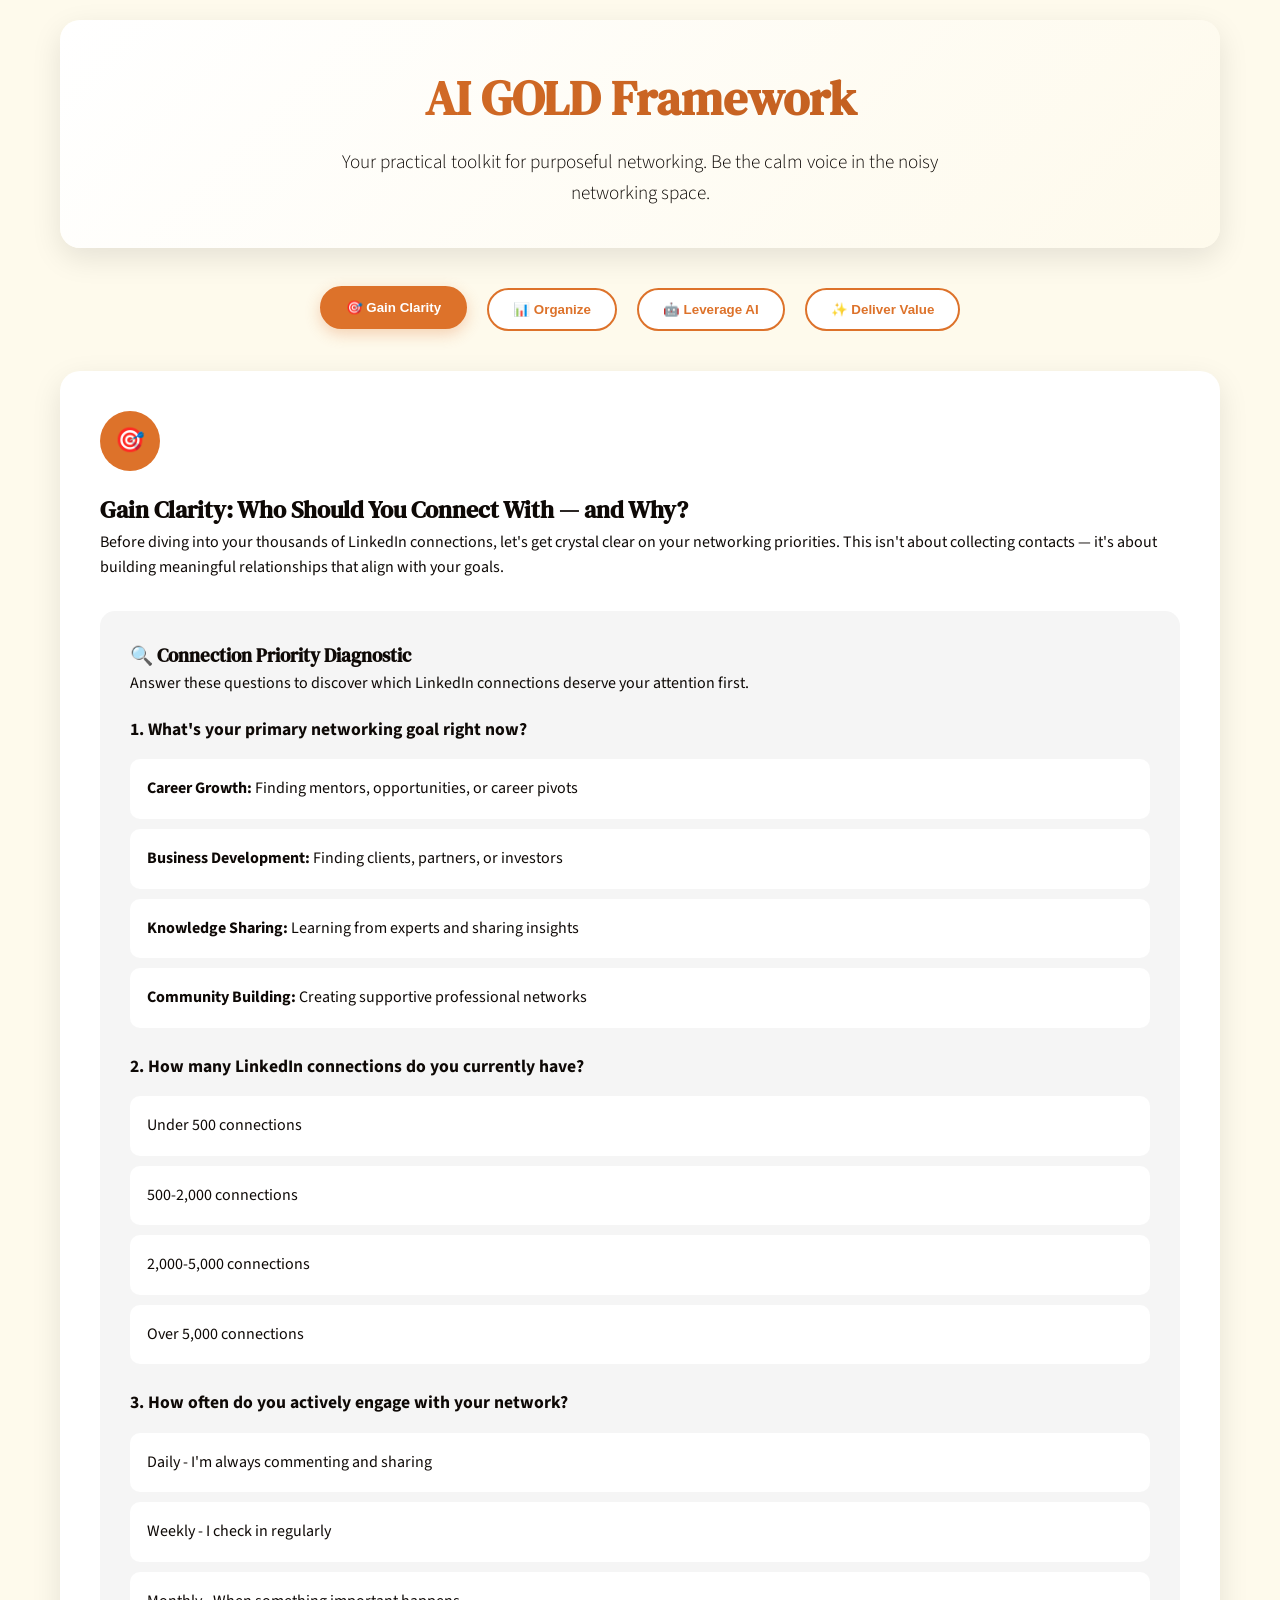
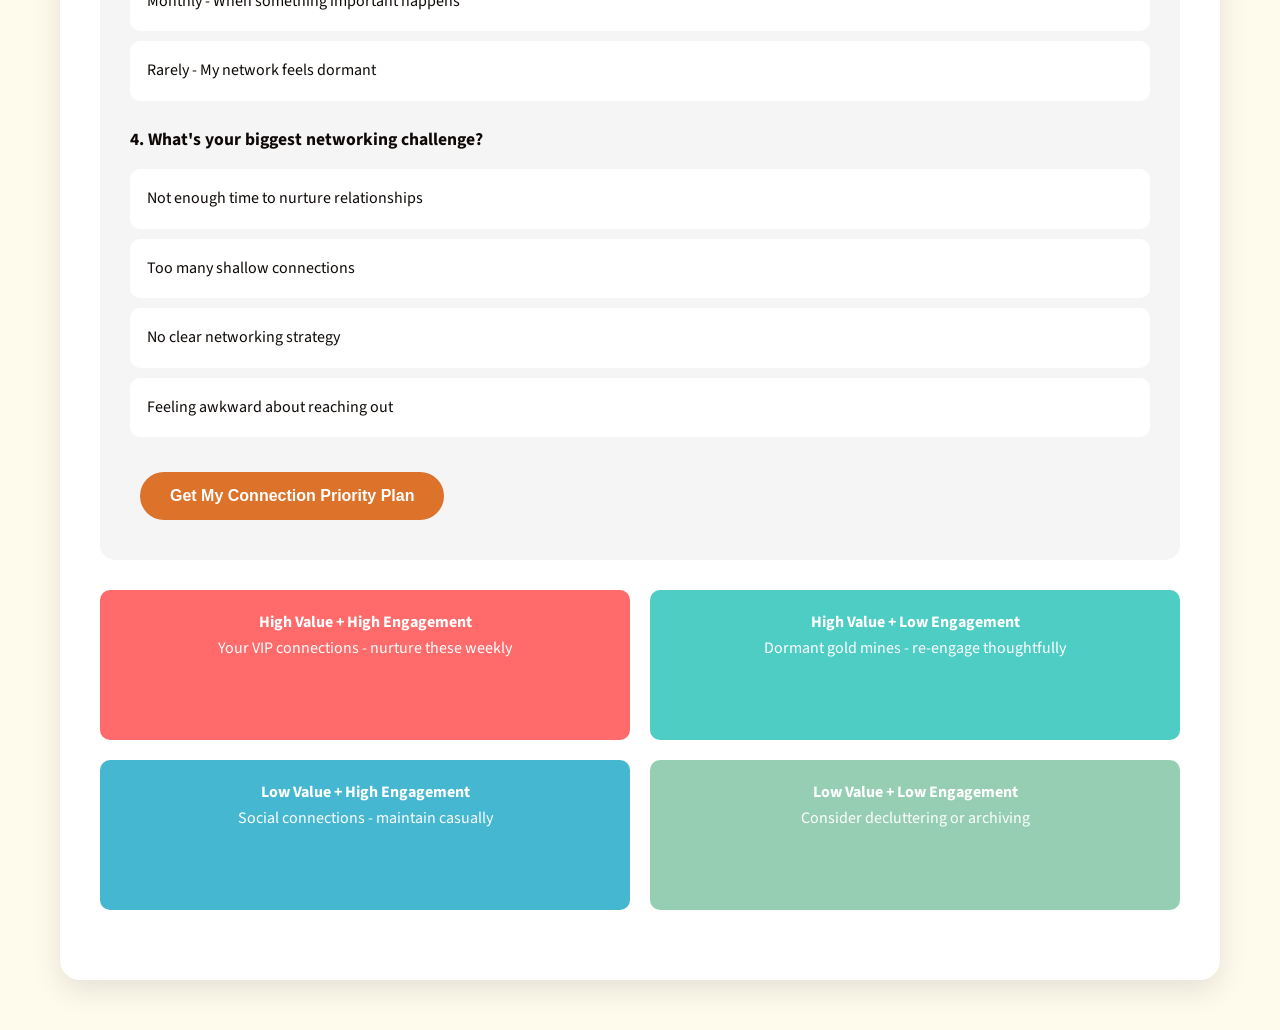
<file: index.html>
<!DOCTYPE html>
<html lang="en">
<head>
    <meta charset="UTF-8">
    <meta name="viewport" content="width=device-width, initial-scale=1.0">
    <title>AI GOLD Networking Framework</title>
    <link href="https://fonts.googleapis.com/css2?family=DM+Serif+Text:wght@400&family=Source+Sans+Pro:wght@300;400;600&display=swap" rel="stylesheet">
    <style>
        :root {
            --primary: #dd722a;
            --black: #0e0906;
            --background: #fefaec;
            --white: #ffffff;
            --light-gray: #f5f5f5;
            --shadow: rgba(14, 9, 6, 0.1);
        }

        * {
            margin: 0;
            padding: 0;
            box-sizing: border-box;
        }

        body {
            font-family: 'Source Sans Pro', sans-serif;
            background: var(--background);
            color: var(--black);
            line-height: 1.6;
        }

        .container {
            max-width: 1200px;
            margin: 0 auto;
            padding: 20px;
        }

        h1, h2, h3 {
            font-family: 'DM Serif Text', serif;
            color: var(--black);
        }

        .header {
            text-align: center;
            padding: 40px 0;
            background: linear-gradient(135deg, var(--white) 0%, var(--background) 100%);
            border-radius: 20px;
            margin-bottom: 40px;
            box-shadow: 0 10px 30px var(--shadow);
        }

        .header h1 {
            font-size: 3rem;
            margin-bottom: 10px;
            background: linear-gradient(135deg, var(--primary), #b8581c);
            -webkit-background-clip: text;
            -webkit-text-fill-color: transparent;
            background-clip: text;
        }

        .subtitle {
            font-size: 1.2rem;
            color: var(--black);
            font-weight: 300;
            max-width: 600px;
            margin: 0 auto;
        }

        .navigation {
            display: flex;
            justify-content: center;
            gap: 20px;
            margin: 40px 0;
            flex-wrap: wrap;
        }

        .nav-btn {
            background: var(--white);
            border: 2px solid var(--primary);
            padding: 12px 24px;
            border-radius: 30px;
            cursor: pointer;
            transition: all 0.3s ease;
            font-weight: 600;
            color: var(--primary);
        }

        .nav-btn:hover, .nav-btn.active {
            background: var(--primary);
            color: var(--white);
            transform: translateY(-2px);
            box-shadow: 0 5px 15px rgba(221, 114, 42, 0.3);
        }

        .section {
            background: var(--white);
            border-radius: 20px;
            padding: 40px;
            margin-bottom: 30px;
            box-shadow: 0 10px 30px var(--shadow);
            display: none;
            animation: fadeIn 0.5s ease-in;
        }

        .section.active {
            display: block;
        }

        @keyframes fadeIn {
            from { opacity: 0; transform: translateY(20px); }
            to { opacity: 1; transform: translateY(0); }
        }

        .icon {
            width: 60px;
            height: 60px;
            background: var(--primary);
            border-radius: 50%;
            display: flex;
            align-items: center;
            justify-content: center;
            margin-bottom: 20px;
            font-size: 24px;
            color: var(--white);
        }

        .quiz-container {
            background: var(--light-gray);
            border-radius: 15px;
            padding: 30px;
            margin: 30px 0;
        }

        .question {
            margin-bottom: 25px;
        }

        .question h4 {
            margin-bottom: 15px;
            color: var(--black);
            font-size: 1.1rem;
        }

        .options {
            display: grid;
            gap: 10px;
        }

        .option {
            background: var(--white);
            padding: 15px;
            border-radius: 10px;
            border: 2px solid transparent;
            cursor: pointer;
            transition: all 0.3s ease;
        }

        .option:hover {
            border-color: var(--primary);
            transform: translateX(5px);
        }

        .option.selected {
            background: var(--primary);
            color: var(--white);
            border-color: var(--primary);
        }

        .result-card {
            background: linear-gradient(135deg, var(--primary), #b8581c);
            color: var(--white);
            padding: 30px;
            border-radius: 15px;
            margin: 20px 0;
            text-align: center;
        }

        .progress-bar {
            background: var(--light-gray);
            height: 10px;
            border-radius: 5px;
            overflow: hidden;
            margin: 20px 0;
        }

        .progress-fill {
            background: linear-gradient(90deg, var(--primary), #b8581c);
            height: 100%;
            transition: width 0.5s ease;
        }

        .btn-primary {
            background: var(--primary);
            color: var(--white);
            border: none;
            padding: 15px 30px;
            border-radius: 30px;
            cursor: pointer;
            font-size: 1rem;
            font-weight: 600;
            transition: all 0.3s ease;
            margin: 10px;
        }

        .btn-primary:hover {
            background: #b8581c;
            transform: translateY(-2px);
            box-shadow: 0 5px 15px rgba(221, 114, 42, 0.3);
        }

        .grid {
            display: grid;
            grid-template-columns: repeat(auto-fit, minmax(300px, 1fr));
            gap: 30px;
            margin: 30px 0;
        }

        .card {
            background: var(--white);
            padding: 25px;
            border-radius: 15px;
            border-left: 4px solid var(--primary);
            box-shadow: 0 5px 15px var(--shadow);
            transition: transform 0.3s ease;
        }

        .card:hover {
            transform: translateY(-5px);
        }

        .priority-matrix {
            display: grid;
            grid-template-columns: 1fr 1fr;
            gap: 20px;
            margin: 30px 0;
        }

        .matrix-quadrant {
            padding: 20px;
            border-radius: 10px;
            text-align: center;
            min-height: 150px;
        }

        .high-high { background: #ff6b6b; color: white; }
        .high-low { background: #4ecdc4; color: white; }
        .low-high { background: #45b7d1; color: white; }
        .low-low { background: #96ceb4; color: white; }

        .connection-tracker {
            background: var(--light-gray);
            padding: 20px;
            border-radius: 10px;
            margin: 20px 0;
        }

        .tracker-item {
            display: flex;
            justify-content: space-between;
            align-items: center;
            padding: 10px;
            margin: 5px 0;
            background: var(--white);
            border-radius: 5px;
        }

        /* Modal Styles */
        .modal {
            position: fixed;
            z-index: 1000;
            left: 0;
            top: 0;
            width: 100%;
            height: 100%;
            background-color: rgba(14, 9, 6, 0.8);
            overflow-y: auto;
        }

        .modal-content {
            background-color: var(--background);
            margin: 5% auto;
            padding: 40px;
            border-radius: 20px;
            width: 90%;
            max-width: 800px;
            max-height: 90vh;
            overflow-y: auto;
            box-shadow: 0 20px 60px rgba(14, 9, 6, 0.3);
            animation: modalSlideIn 0.3s ease-out;
        }

        @keyframes modalSlideIn {
            from { opacity: 0; transform: translateY(-50px); }
            to { opacity: 1; transform: translateY(0); }
        }

        .close {
            color: var(--black);
            float: right;
            font-size: 28px;
            font-weight: bold;
            cursor: pointer;
            transition: color 0.3s ease;
        }

        .close:hover {
            color: var(--primary);
        }

        .week-section {
            background: var(--white);
            border-radius: 15px;
            padding: 25px;
            margin: 20px 0;
            border-left: 4px solid var(--primary);
        }

        .task-list {
            margin-top: 15px;
        }

        .task-item {
            display: flex;
            align-items: center;
            padding: 12px;
            margin: 8px 0;
            background: var(--light-gray);
            border-radius: 8px;
            transition: all 0.3s ease;
        }

        .task-item:hover {
            background: #e8e8e8;
            transform: translateX(5px);
        }

        .task-item.completed {
            background: rgba(221, 114, 42, 0.1);
            text-decoration: line-through;
            opacity: 0.7;
        }

        .task-item input[type="checkbox"] {
            margin-right: 12px;
            width: 18px;
            height: 18px;
            accent-color: var(--primary);
        }

        .task-item label {
            flex-grow: 1;
            cursor: pointer;
            font-weight: 400;
        }

        .challenge-summary {
            background: var(--white);
            padding: 25px;
            border-radius: 15px;
            margin: 30px 0;
            text-align: center;
            border: 2px solid var(--primary);
        }

        .modal-buttons {
            display: flex;
            gap: 15px;
            justify-content: center;
            margin-top: 30px;
            flex-wrap: wrap;
        }

        #completion-celebration {
            background: linear-gradient(135deg, var(--primary), #b8581c);
            color: var(--white);
            padding: 25px;
            border-radius: 15px;
            margin: 20px 0;
        }

        @media (max-width: 768px) {
            .header h1 { font-size: 2rem; }
            .navigation { flex-direction: column; align-items: center; }
            .section { padding: 20px; }
            .priority-matrix { grid-template-columns: 1fr; }
            .modal-content { 
                margin: 2% auto; 
                padding: 20px; 
                width: 95%; 
            }
            .modal-buttons { 
                flex-direction: column; 
                align-items: center; 
            }
        }
    </style>
</head>
<body>
    <div class="container">
        <div class="header">
            <h1>AI GOLD Framework</h1>
            <p class="subtitle">Your practical toolkit for purposeful networking. Be the calm voice in the noisy networking space.</p>
        </div>

        <div class="navigation">
            <button class="nav-btn active" onclick="showSection('gain')">🎯 Gain Clarity</button>
            <button class="nav-btn" onclick="showSection('organize')">📊 Organize</button>
            <button class="nav-btn" onclick="showSection('leverage')">🤖 Leverage AI</button>
            <button class="nav-btn" onclick="showSection('deliver')">✨ Deliver Value</button>
        </div>

        <!-- GAIN CLARITY SECTION -->
        <div id="gain" class="section active">
            <div class="icon">🎯</div>
            <h2>Gain Clarity: Who Should You Connect With — and Why?</h2>
            <p>Before diving into your thousands of LinkedIn connections, let's get crystal clear on your networking priorities. This isn't about collecting contacts — it's about building meaningful relationships that align with your goals.</p>

            <div class="quiz-container">
                <h3>🔍 Connection Priority Diagnostic</h3>
                <p style="margin-bottom: 20px;">Answer these questions to discover which LinkedIn connections deserve your attention first.</p>

                <div class="question">
                    <h4>1. What's your primary networking goal right now?</h4>
                    <div class="options">
                        <div class="option" data-value="career" onclick="selectOption(this)">
                            <strong>Career Growth:</strong> Finding mentors, opportunities, or career pivots
                        </div>
                        <div class="option" data-value="business" onclick="selectOption(this)">
                            <strong>Business Development:</strong> Finding clients, partners, or investors
                        </div>
                        <div class="option" data-value="knowledge" onclick="selectOption(this)">
                            <strong>Knowledge Sharing:</strong> Learning from experts and sharing insights
                        </div>
                        <div class="option" data-value="community" onclick="selectOption(this)">
                            <strong>Community Building:</strong> Creating supportive professional networks
                        </div>
                    </div>
                </div>

                <div class="question">
                    <h4>2. How many LinkedIn connections do you currently have?</h4>
                    <div class="options">
                        <div class="option" data-value="small" onclick="selectOption(this)">
                            Under 500 connections
                        </div>
                        <div class="option" data-value="medium" onclick="selectOption(this)">
                            500-2,000 connections
                        </div>
                        <div class="option" data-value="large" onclick="selectOption(this)">
                            2,000-5,000 connections
                        </div>
                        <div class="option" data-value="massive" onclick="selectOption(this)">
                            Over 5,000 connections
                        </div>
                    </div>
                </div>

                <div class="question">
                    <h4>3. How often do you actively engage with your network?</h4>
                    <div class="options">
                        <div class="option" data-value="daily" onclick="selectOption(this)">
                            Daily - I'm always commenting and sharing
                        </div>
                        <div class="option" data-value="weekly" onclick="selectOption(this)">
                            Weekly - I check in regularly
                        </div>
                        <div class="option" data-value="monthly" onclick="selectOption(this)">
                            Monthly - When something important happens
                        </div>
                        <div class="option" data-value="rarely" onclick="selectOption(this)">
                            Rarely - My network feels dormant
                        </div>
                    </div>
                </div>

                <div class="question">
                    <h4>4. What's your biggest networking challenge?</h4>
                    <div class="options">
                        <div class="option" data-value="time" onclick="selectOption(this)">
                            Not enough time to nurture relationships
                        </div>
                        <div class="option" data-value="quality" onclick="selectOption(this)">
                            Too many shallow connections
                        </div>
                        <div class="option" data-value="strategy" onclick="selectOption(this)">
                            No clear networking strategy
                        </div>
                        <div class="option" data-value="confidence" onclick="selectOption(this)">
                            Feeling awkward about reaching out
                        </div>
                    </div>
                </div>

                <button class="btn-primary" onclick="calculateResults()">Get My Connection Priority Plan</button>

                <div id="results" style="display: none;">
                    <div class="result-card">
                        <h3>Your Networking Profile: <span id="profile-type"></span></h3>
                        <p id="profile-description"></p>
                    </div>

                    <div class="grid">
                        <div class="card">
                            <h4>🎯 Your Focus Connections</h4>
                            <div id="focus-connections"></div>
                        </div>
                        <div class="card">
                            <h4>⚡ Quick Win Actions</h4>
                            <div id="quick-actions"></div>
                        </div>
                    </div>
                </div>
            </div>

            <div class="priority-matrix">
                <div class="matrix-quadrant high-high">
                    <h4>High Value + High Engagement</h4>
                    <p>Your VIP connections - nurture these weekly</p>
                </div>
                <div class="matrix-quadrant high-low">
                    <h4>High Value + Low Engagement</h4>
                    <p>Dormant gold mines - re-engage thoughtfully</p>
                </div>
                <div class="matrix-quadrant low-high">
                    <h4>Low Value + High Engagement</h4>
                    <p>Social connections - maintain casually</p>
                </div>
                <div class="matrix-quadrant low-low">
                    <h4>Low Value + Low Engagement</h4>
                    <p>Consider decluttering or archiving</p>
                </div>
            </div>
        </div>

        <!-- ORGANIZE SECTION -->
        <div id="organize" class="section">
            <div class="icon">📊</div>
            <h2>Organize: Structure Your Network for Success</h2>
            <p>Transform your LinkedIn connections from a chaotic contact list into a strategic relationship map.</p>

            <div class="grid">
                <div class="card">
                    <h3>🏷️ Smart Categorization</h3>
                    <ul>
                        <li><strong>Inner Circle:</strong> 5-10 key mentors and advocates</li>
                        <li><strong>Professional Peers:</strong> Industry colleagues and collaborators</li>
                        <li><strong>Growth Opportunities:</strong> People who could open doors</li>
                        <li><strong>Knowledge Sources:</strong> Thought leaders and experts</li>
                        <li><strong>Community:</strong> Supportive professional network</li>
                    </ul>
                </div>
                <div class="card">
                    <h3>📅 Engagement Calendar</h3>
                    <p><strong>Weekly:</strong> Inner Circle check-ins</p>
                    <p><strong>Bi-weekly:</strong> Professional peer engagement</p>
                    <p><strong>Monthly:</strong> Growth opportunity outreach</p>
                    <p><strong>Quarterly:</strong> Network audit and cleanup</p>
                </div>
            </div>

            <div class="connection-tracker">
                <h3>📋 Connection Tracking Template</h3>
                <div class="tracker-item">
                    <span><strong>Name:</strong> [Connection Name]</span>
                    <span><strong>Category:</strong> [Inner Circle/Peer/Growth/Knowledge/Community]</span>
                </div>
                <div class="tracker-item">
                    <span><strong>Last Contact:</strong> [Date]</span>
                    <span><strong>Next Action:</strong> [Specific next step]</span>
                </div>
                <div class="tracker-item">
                    <span><strong>Value Exchange:</strong> [How you can help them]</span>
                    <span><strong>Mutual Interest:</strong> [Common ground]</span>
                </div>
            </div>
        </div>

        <!-- LEVERAGE AI SECTION -->
        <div id="leverage" class="section">
            <div class="icon">🤖</div>
            <h2>Leverage AI: Your Intelligent Networking Assistant</h2>
            <p>Use AI tools to enhance your networking without losing the human touch.</p>

            <div class="grid">
                <div class="card">
                    <h3>🎯 AI-Powered Connection Analysis</h3>
                    <p><strong>Use Case:</strong> Analyze LinkedIn profiles to identify common interests and conversation starters.</p>
                    <p><strong>Prompt Template:</strong> "Analyze this LinkedIn profile and suggest 3 genuine conversation starters based on shared interests or recent activities: [paste profile]"</p>
                </div>
                <div class="card">
                    <h3>✍️ Personalized Message Crafting</h3>
                    <p><strong>Use Case:</strong> Create authentic, personalized outreach messages.</p>
                    <p><strong>Prompt Template:</strong> "Help me craft a warm, authentic message to reconnect with [name] who works at [company]. We share [common interest]. Make it conversational, not salesy."</p>
                </div>
                <div class="card">
                    <h3>📊 Network Gap Analysis</h3>
                    <p><strong>Use Case:</strong> Identify missing connections in your professional ecosystem.</p>
                    <p><strong>Prompt Template:</strong> "I work in [industry] and want to [goal]. Based on my current network of [describe], what types of connections am I missing?"</p>
                </div>
                <div class="card">
                    <h3>💡 Content Ideas for Engagement</h3>
                    <p><strong>Use Case:</strong> Generate valuable content ideas that spark meaningful conversations.</p>
                    <p><strong>Prompt Template:</strong> "Suggest 5 thoughtful discussion topics for LinkedIn posts that would genuinely help [target audience] and encourage authentic engagement."</p>
                </div>
            </div>

            <div style="display:grid;grid-template-columns:1fr 1fr;gap:16px;margin-bottom:16px">
                <a href="linkedin-review-agent.html" style="text-decoration:none;color:inherit;display:block">
                    <div class="card" style="border-left: 4px solid #dd722a; background: linear-gradient(135deg, #fff9f5, #fefaec); margin-bottom:0; cursor:pointer; height:100%">
                        <h3>🤖 LinkedIn Review Agent</h3>
                        <p>Paste any LinkedIn post and get a relevance score, theme breakdown, and a ready-to-send comment — powered by Claude AI.</p>
                        <br>
                        <span style="display:inline-block; background:#dd722a; color:#fff; padding:10px 20px; border-radius:10px; font-weight:600; font-size:0.92rem;">Open →</span>
                    </div>
                </a>
                <a href="daily-alerts-agent.html" style="text-decoration:none;color:inherit;display:block">
                    <div class="card" style="border-left: 4px solid #dd722a; background: linear-gradient(135deg, #fff9f5, #fefaec); margin-bottom:0; cursor:pointer; height:100%">
                        <h3>🔔 Daily Alerts Agent</h3>
                        <p>Time-blocked engagement windows with browser notifications and ready-made response starters for every post type.</p>
                        <br>
                        <span style="display:inline-block; background:#dd722a; color:#fff; padding:10px 20px; border-radius:10px; font-weight:600; font-size:0.92rem;">Open →</span>
                    </div>
                </a>
            </div>

            <div class="quiz-container">
                <h3>🛠️ AI Tools Recommendation Engine</h3>
                <p>Based on your networking style, here are AI tools that can amplify your efforts:</p>
                
                <div class="card">
                    <h4>For the Time-Conscious Networker</h4>
                    <p><strong>ChatGPT/Claude:</strong> Draft personalized follow-up messages</p>
                    <p><strong>Calendly + AI:</strong> Smart meeting scheduling with context</p>
                    <p><strong>Notion AI:</strong> Organize and track relationship notes</p>
                </div>
                
                <div class="card">
                    <h4>For the Strategic Connector</h4>
                    <p><strong>LinkedIn Sales Navigator:</strong> Advanced connection targeting</p>
                    <p><strong>Crystal (personality AI):</strong> Communication style insights</p>
                    <p><strong>Taplio/Shield:</strong> Content optimization for engagement</p>
                </div>
            </div>
        </div>

        <!-- DELIVER VALUE SECTION -->
        <div id="deliver" class="section">
            <div class="icon">✨</div>
            <h2>Deliver Value: Make Every Interaction Count</h2>
            <p>True networking is about giving first. Here's how to become the person others want to connect with.</p>

            <div class="grid">
                <div class="card">
                    <h3>🎁 The Give-First Playbook</h3>
                    <ul>
                        <li><strong>Share Relevant Articles:</strong> "Thought you'd find this interesting..."</li>
                        <li><strong>Make Introductions:</strong> Connect people who should know each other</li>
                        <li><strong>Offer Expertise:</strong> Share your knowledge freely</li>
                        <li><strong>Celebrate Wins:</strong> Amplify others' successes</li>
                        <li><strong>Ask Thoughtful Questions:</strong> Show genuine curiosity</li>
                    </ul>
                </div>
                <div class="card">
                    <h3>💬 Value-Driven Message Templates</h3>
                    <p><strong>The Knowledge Share:</strong> "Hi [Name], I came across [specific resource] and remembered our conversation about [topic]. Thought you might find it valuable."</p>
                    <br>
                    <p><strong>The Introduction:</strong> "Hi [Name], I'd love to introduce you to [Name2] who's also working on [shared interest]. You both might benefit from connecting."</p>
                    <br>
                    <p><strong>The Celebration:</strong> "Congratulations on [specific achievement]! Your approach to [detail] is inspiring."</p>
                </div>
                <div class="card">
                    <h3>📈 Track Your Networking ROI</h3>
                    <p><strong>Connections Made:</strong> Quality over quantity</p>
                    <p><strong>Value Delivered:</strong> How you've helped others</p>
                    <p><strong>Opportunities Created:</strong> Doors opened (both ways)</p>
                    <p><strong>Knowledge Gained:</strong> Insights and learning</p>
                    <p><strong>Relationship Depth:</strong> Shallow to meaningful progression</p>
                </div>
            </div>

            <div class="result-card">
                <h3>🌟 Your 30-Day Networking Challenge</h3>
                <div class="progress-bar">
                    <div class="progress-fill" id="challenge-progress" style="width: 0%"></div>
                </div>
                <div style="text-align: left; margin-top: 20px;">
                    <p><strong>Week 1:</strong> Audit and categorize your top 50 connections</p>
                    <p><strong>Week 2:</strong> Reach out to 5 dormant valuable connections</p>
                    <p><strong>Week 3:</strong> Share value with 10 people (articles, introductions, insights)</p>
                    <p><strong>Week 4:</strong> Build on the conversations and plan your next month</p>
                </div>
                <button class="btn-primary" onclick="startChallenge()">Start My Challenge</button>
            </div>

            <!-- Challenge Tracker Modal -->
            <div id="challengeModal" class="modal" style="display: none;">
                <div class="modal-content">
                    <span class="close" onclick="closeChallengeModal()">&times;</span>
                    <h2>🎯 Your Personal 30-Day Action Plan</h2>
                    <p id="personalized-intro"></p>
                    
                    <div class="week-section">
                        <h3>📅 Week 1: Network Audit & Categorization</h3>
                        <div class="task-list">
                            <div class="task-item">
                                <input type="checkbox" id="task1-1" onchange="updateProgress()">
                                <label for="task1-1">Export your LinkedIn connections list</label>
                            </div>
                            <div class="task-item">
                                <input type="checkbox" id="task1-2" onchange="updateProgress()">
                                <label for="task1-2">Identify your top 50 most valuable connections</label>
                            </div>
                            <div class="task-item">
                                <input type="checkbox" id="task1-3" onchange="updateProgress()">
                                <label for="task1-3">Categorize connections using the GOLD matrix</label>
                            </div>
                            <div class="task-item">
                                <input type="checkbox" id="task1-4" onchange="updateProgress()">
                                <label for="task1-4">Create a tracking sheet for priority connections</label>
                            </div>
                            <div class="task-item">
                                <input type="checkbox" id="task1-5" onchange="updateProgress()">
                                <label for="task1-5">Set up LinkedIn notifications for VIP connections</label>
                            </div>
                        </div>
                    </div>

                    <div class="week-section">
                        <h3>🔄 Week 2: Reactivate Dormant Connections</h3>
                        <div class="task-list">
                            <div class="task-item">
                                <input type="checkbox" id="task2-1" onchange="updateProgress()">
                                <label for="task2-1">Research 5 dormant high-value connections</label>
                            </div>
                            <div class="task-item">
                                <input type="checkbox" id="task2-2" onchange="updateProgress()">
                                <label for="task2-2">Craft personalized reconnection messages</label>
                            </div>
                            <div class="task-item">
                                <input type="checkbox" id="task2-3" onchange="updateProgress()">
                                <label for="task2-3">Send 2 reconnection messages (Monday & Wednesday)</label>
                            </div>
                            <div class="task-item">
                                <input type="checkbox" id="task2-4" onchange="updateProgress()">
                                <label for="task2-4">Send 2 more reconnection messages (Friday)</label>
                            </div>
                            <div class="task-item">
                                <input type="checkbox" id="task2-5" onchange="updateProgress()">
                                <label for="task2-5">Send final reconnection message & schedule follow-ups</label>
                            </div>
                        </div>
                    </div>

                    <div class="week-section">
                        <h3>💝 Week 3: Value Delivery Intensive</h3>
                        <div class="task-list">
                            <div class="task-item">
                                <input type="checkbox" id="task3-1" onchange="updateProgress()">
                                <label for="task3-1">Curate 3 valuable articles/resources to share</label>
                            </div>
                            <div class="task-item">
                                <input type="checkbox" id="task3-2" onchange="updateProgress()">
                                <label for="task3-2">Share value with 3 connections (articles/insights)</label>
                            </div>
                            <div class="task-item">
                                <input type="checkbox" id="task3-3" onchange="updateProgress()">
                                <label for="task3-3">Make 2 strategic introductions between contacts</label>
                            </div>
                            <div class="task-item">
                                <input type="checkbox" id="task3-4" onchange="updateProgress()">
                                <label for="task3-4">Share value with 5 more connections</label>
                            </div>
                            <div class="task-item">
                                <input type="checkbox" id="task3-5" onchange="updateProgress()">
                                <label for="task3-5">Engage meaningfully on 10 LinkedIn posts</label>
                            </div>
                        </div>
                    </div>

                    <div class="week-section">
                        <h3>🚀 Week 4: Momentum & Planning</h3>
                        <div class="task-list">
                            <div class="task-item">
                                <input type="checkbox" id="task4-1" onchange="updateProgress()">
                                <label for="task4-1">Follow up on Week 2 & 3 conversations</label>
                            </div>
                            <div class="task-item">
                                <input type="checkbox" id="task4-2" onchange="updateProgress()">
                                <label for="task4-2">Schedule coffee chats with responsive connections</label>
                            </div>
                            <div class="task-item">
                                <input type="checkbox" id="task4-3" onchange="updateProgress()">
                                <label for="task4-3">Analyze what worked best this month</label>
                            </div>
                            <div class="task-item">
                                <input type="checkbox" id="task4-4" onchange="updateProgress()">
                                <label for="task4-4">Plan your networking strategy for next month</label>
                            </div>
                            <div class="task-item">
                                <input type="checkbox" id="task4-5" onchange="updateProgress()">
                                <label for="task4-5">Celebrate your networking wins! 🎉</label>
                            </div>
                        </div>
                    </div>

                    <div class="challenge-summary">
                        <h3>📊 Your Progress</h3>
                        <div class="progress-bar">
                            <div class="progress-fill" id="modal-progress" style="width: 0%"></div>
                        </div>
                        <p id="progress-text">0/20 tasks completed</p>
                        
                        <div id="completion-celebration" style="display: none;">
                            <h3>🎉 Congratulations! Challenge Complete!</h3>
                            <p>You've transformed your networking approach. Your connections are now strategic relationships that will drive your career and business forward.</p>
                        </div>
                    </div>

                    <div class="modal-buttons">
                        <button class="btn-primary" onclick="downloadActionPlan()">📥 Download My Action Plan</button>
                        <button class="btn-primary" onclick="resetChallenge()">🔄 Reset Challenge</button>
                    </div>
                </div>
            </div>
        </div>
    </div>

    <script>
        let quizAnswers = {};
        let currentProgress = 0;
        let completedTasks = new Set();

        function showSection(sectionId) {
            // Hide all sections
            document.querySelectorAll('.section').forEach(section => {
                section.classList.remove('active');
            });
            
            // Remove active class from all buttons
            document.querySelectorAll('.nav-btn').forEach(btn => {
                btn.classList.remove('active');
            });
            
            // Show selected section
            document.getElementById(sectionId).classList.add('active');
            
            // Add active class to clicked button
            event.target.classList.add('active');
        }

        function selectOption(element) {
            // Remove selection from siblings
            element.parentNode.querySelectorAll('.option').forEach(option => {
                option.classList.remove('selected');
            });
            
            // Select this option
            element.classList.add('selected');
            
            // Store the answer
            const questionNumber = element.closest('.question').querySelector('h4').textContent.split('.')[0];
            quizAnswers[questionNumber] = element.getAttribute('data-value');
        }

        function calculateResults() {
            if (Object.keys(quizAnswers).length < 4) {
                alert('Please answer all questions before getting your results.');
                return;
            }

            const goal = quizAnswers['1'];
            const size = quizAnswers['2'];
            const engagement = quizAnswers['3'];
            const challenge = quizAnswers['4'];

            let profileType = '';
            let description = '';
            let focusConnections = '';
            let quickActions = '';

            // Determine profile type based on answers
            if (goal === 'career' && challenge === 'time') {
                profileType = 'The Strategic Career Builder';
                description = 'You know what you want but need efficient ways to build the right relationships. Focus on quality over quantity.';
                focusConnections = 'Senior leaders in your field, successful career transitioners, mentors in target companies';
                quickActions = '• Set up 15-minute coffee chats with 3 key connections monthly<br>• Join one industry-specific LinkedIn group<br>• Comment meaningfully on posts from target connections';
            } else if (goal === 'business' && size === 'large') {
                profileType = 'The Connected Entrepreneur';
                description = 'You have a vast network but need to activate it strategically for business growth. Time to convert connections into opportunities.';
                focusConnections = 'Potential clients, strategic partners, investors, industry influencers';
                quickActions = '• Segment your network by potential business value<br>• Create a monthly newsletter for top connections<br>• Host virtual networking events for your network';
            } else if (engagement === 'rarely' && size === 'medium') {
                profileType = 'The Dormant Networker';
                description = 'You have good foundations but your network has gone quiet. It\'s time to reactivate these relationships with authentic value.';
                focusConnections = 'Previously active connections, mutual connections of current contacts, former colleagues';
                quickActions = '• Send 5 "checking in" messages weekly<br>• Share one valuable article per week<br>• Respond to at least 3 LinkedIn posts daily';
            } else {
                profileType = 'The Thoughtful Connector';
                description = 'You prefer meaningful relationships over mass connections. Focus on deepening existing relationships and strategic expansion.';
                focusConnections = 'Quality connections in your field, thought leaders, potential collaborators';
                quickActions = '• Schedule monthly one-on-ones with key connections<br>• Share insights and ask thoughtful questions<br>• Make strategic introductions between contacts';
            }

            // Display results
            document.getElementById('profile-type').textContent = profileType;
            document.getElementById('profile-description').textContent = description;
            document.getElementById('focus-connections').innerHTML = focusConnections;
            document.getElementById('quick-actions').innerHTML = quickActions;
            document.getElementById('results').style.display = 'block';

            // Scroll to results
            document.getElementById('results').scrollIntoView({ behavior: 'smooth' });
        }

        function startChallenge() {
            // Get the user's profile type for personalization
            const profileElement = document.getElementById('profile-type');
            const profileType = profileElement ? profileElement.textContent : 'Networking Professional';
            
            // Personalize the intro message
            const personalizedIntro = `As a ${profileType}, this challenge is specifically designed to help you build strategic relationships that align with your goals. Each task builds on the previous one, creating momentum in your networking journey.`;
            
            document.getElementById('personalized-intro').textContent = personalizedIntro;
            document.getElementById('challengeModal').style.display = 'block';
            
            // Load any previously saved progress
            loadProgress();
        }

        function closeChallengeModal() {
            document.getElementById('challengeModal').style.display = 'none';
        }

        function updateProgress() {
            const checkboxes = document.querySelectorAll('#challengeModal input[type="checkbox"]');
            const checkedBoxes = document.querySelectorAll('#challengeModal input[type="checkbox"]:checked');
            
            // Update task item appearance
            checkboxes.forEach(checkbox => {
                const taskItem = checkbox.closest('.task-item');
                if (checkbox.checked) {
                    taskItem.classList.add('completed');
                    completedTasks.add(checkbox.id);
                } else {
                    taskItem.classList.remove('completed');
                    completedTasks.delete(checkbox.id);
                }
            });

            const totalTasks = checkboxes.length;
            const completedCount = checkedBoxes.length;
            const progressPercentage = (completedCount / totalTasks) * 100;

            // Update progress bars
            document.getElementById('modal-progress').style.width = progressPercentage + '%';
            document.getElementById('challenge-progress').style.width = progressPercentage + '%';
            
            // Update progress text
            document.getElementById('progress-text').textContent = `${completedCount}/${totalTasks} tasks completed`;

            // Show celebration if completed
            if (completedCount === totalTasks) {
                document.getElementById('completion-celebration').style.display = 'block';
                // Add confetti effect or celebration animation here
                setTimeout(() => {
                    alert('🎉 Amazing! You\'ve completed the 30-Day Networking Challenge! Your network is now a strategic asset that will drive your success.');
                }, 500);
            } else {
                document.getElementById('completion-celebration').style.display = 'none';
            }

            // Save progress to browser storage (in memory only for this session)
            currentProgress = progressPercentage;
        }

        function loadProgress() {
            // In a real implementation, this would load from local storage
            // For now, we'll just reset the progress display
            updateProgress();
        }

        function resetChallenge() {
            if (confirm('Are you sure you want to reset your challenge progress? This will uncheck all completed tasks.')) {
                // Uncheck all checkboxes
                const checkboxes = document.querySelectorAll('#challengeModal input[type="checkbox"]');
                checkboxes.forEach(checkbox => {
                    checkbox.checked = false;
                });
                
                completedTasks.clear();
                updateProgress();
                alert('Challenge reset! Ready for a fresh start.');
            }
        }

        function downloadActionPlan() {
            // Get user's profile information
            const profileType = document.getElementById('profile-type')?.textContent || 'Networking Professional';
            const profileDescription = document.getElementById('profile-description')?.textContent || '';
            
            // Create downloadable content
            let actionPlan = `
AI GOLD NETWORKING FRAMEWORK - PERSONAL ACTION PLAN
=================================================

Your Profile: ${profileType}
${profileDescription}

30-DAY CHALLENGE BREAKDOWN
=========================

WEEK 1: Network Audit & Categorization
□ Export your LinkedIn connections list
□ Identify your top 50 most valuable connections  
□ Categorize connections using the GOLD matrix
□ Create a tracking sheet for priority connections
□ Set up LinkedIn notifications for VIP connections

WEEK 2: Reactivate Dormant Connections  
□ Research 5 dormant high-value connections
□ Craft personalized reconnection messages
□ Send 2 reconnection messages (Monday & Wednesday)
□ Send 2 more reconnection messages (Friday)
□ Send final reconnection message & schedule follow-ups

WEEK 3: Value Delivery Intensive
□ Curate 3 valuable articles/resources to share
□ Share value with 3 connections (articles/insights)
□ Make 2 strategic introductions between contacts
□ Share value with 5 more connections
□ Engage meaningfully on 10 LinkedIn posts

WEEK 4: Momentum & Planning
□ Follow up on Week 2 & 3 conversations
□ Schedule coffee chats with responsive connections
□ Analyze what worked best this month
□ Plan your networking strategy for next month
□ Celebrate your networking wins! 🎉

TRACKING TEMPLATE
================
Connection Name: ________________
Category: _______________________ 
Last Contact: ___________________
Next Action: ____________________
Value I Can Provide: _____________
Mutual Interests: _______________

Generated by AI GOLD Networking Framework
Visit: [Your GitHub Pages URL] for interactive tools
            `;

            // Create and download the file
            const blob = new Blob([actionPlan], { type: 'text/plain' });
            const url = window.URL.createObjectURL(blob);
            const a = document.createElement('a');
            a.href = url;
            a.download = 'AI-GOLD-30Day-Action-Plan.txt';
            document.body.appendChild(a);
            a.click();
            document.body.removeChild(a);
            window.URL.revokeObjectURL(url);
            
            alert('📥 Your personalized action plan has been downloaded! Print it out or save it for easy reference during your 30-day challenge.');
        }

        // Add some interactivity to the matrix
        document.addEventListener('DOMContentLoaded', function() {
            const quadrants = document.querySelectorAll('.matrix-quadrant');
            quadrants.forEach(quadrant => {
                quadrant.addEventListener('click', function() {
                    alert('Click on LinkedIn connections to categorize them into this quadrant!');
                });
            });

            // Close modal when clicking outside of it
            window.addEventListener('click', function(event) {
                const modal = document.getElementById('challengeModal');
                if (event.target === modal) {
                    closeChallengeModal();
                }
            });
        });
    </script>
</body>
</html>
</file>
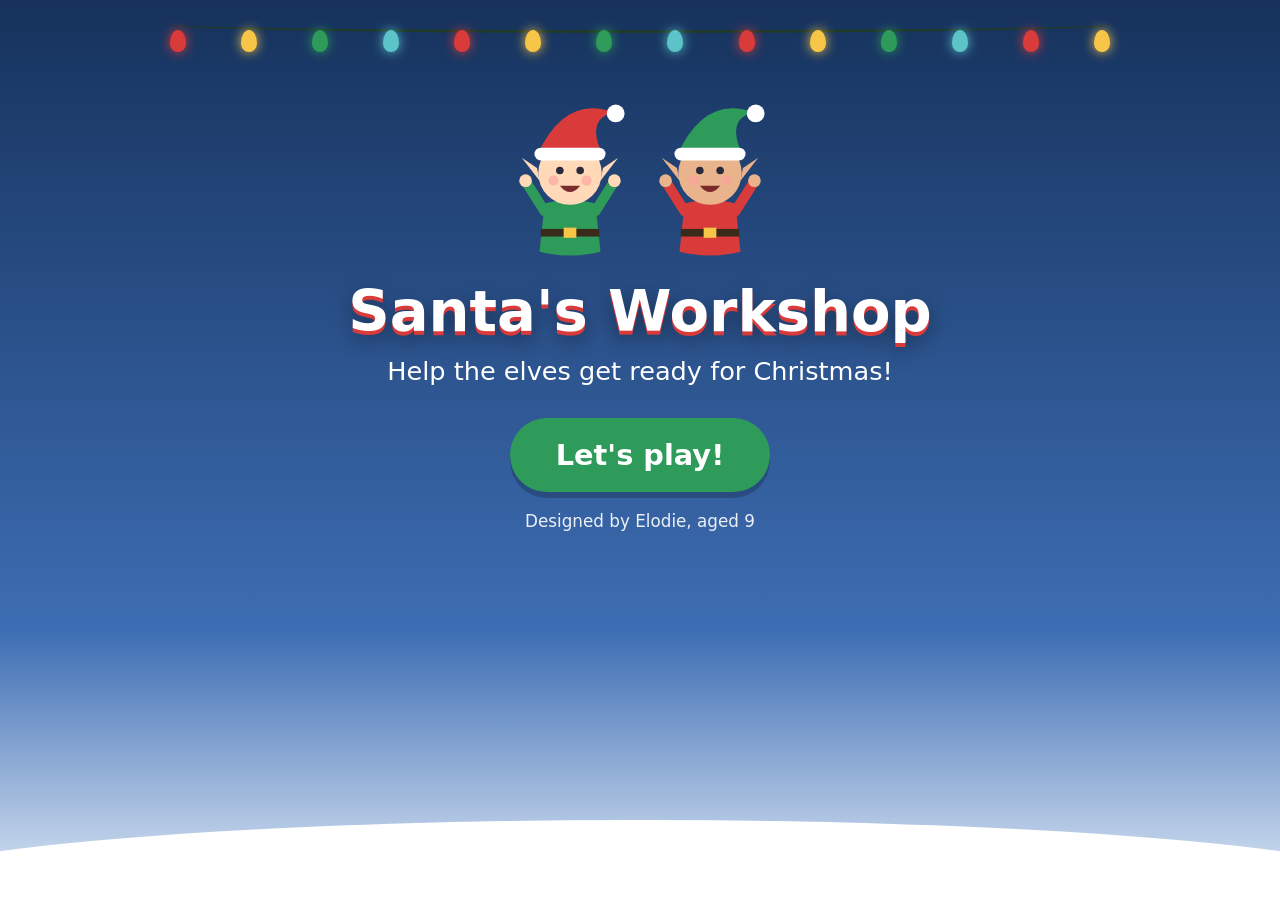
<file: santas-workshop/index.html>
<!DOCTYPE html>
<html lang="en-GB">
<head>
  <meta charset="UTF-8">
  <meta name="viewport" content="width=device-width, initial-scale=1, viewport-fit=cover">
  <meta name="robots" content="noindex">
  <title>Santa's Workshop</title>
  <link rel="stylesheet" href="css/styles.css">
</head>
<body>
  <!-- Falling snow sits behind everything -->
  <div id="snow" aria-hidden="true"></div>

  <!-- The game draws each screen inside here -->
  <main id="app" aria-live="polite"></main>

  <noscript>Please turn on JavaScript to play Santa's Workshop.</noscript>

  <!-- Order matters: settings and puzzles first, then the game -->
  <script src="js/settings.js"></script>
  <script src="js/puzzles.js"></script>
  <script src="js/art.js"></script>
  <script src="js/game.js"></script>
</body>
</html>
</file>
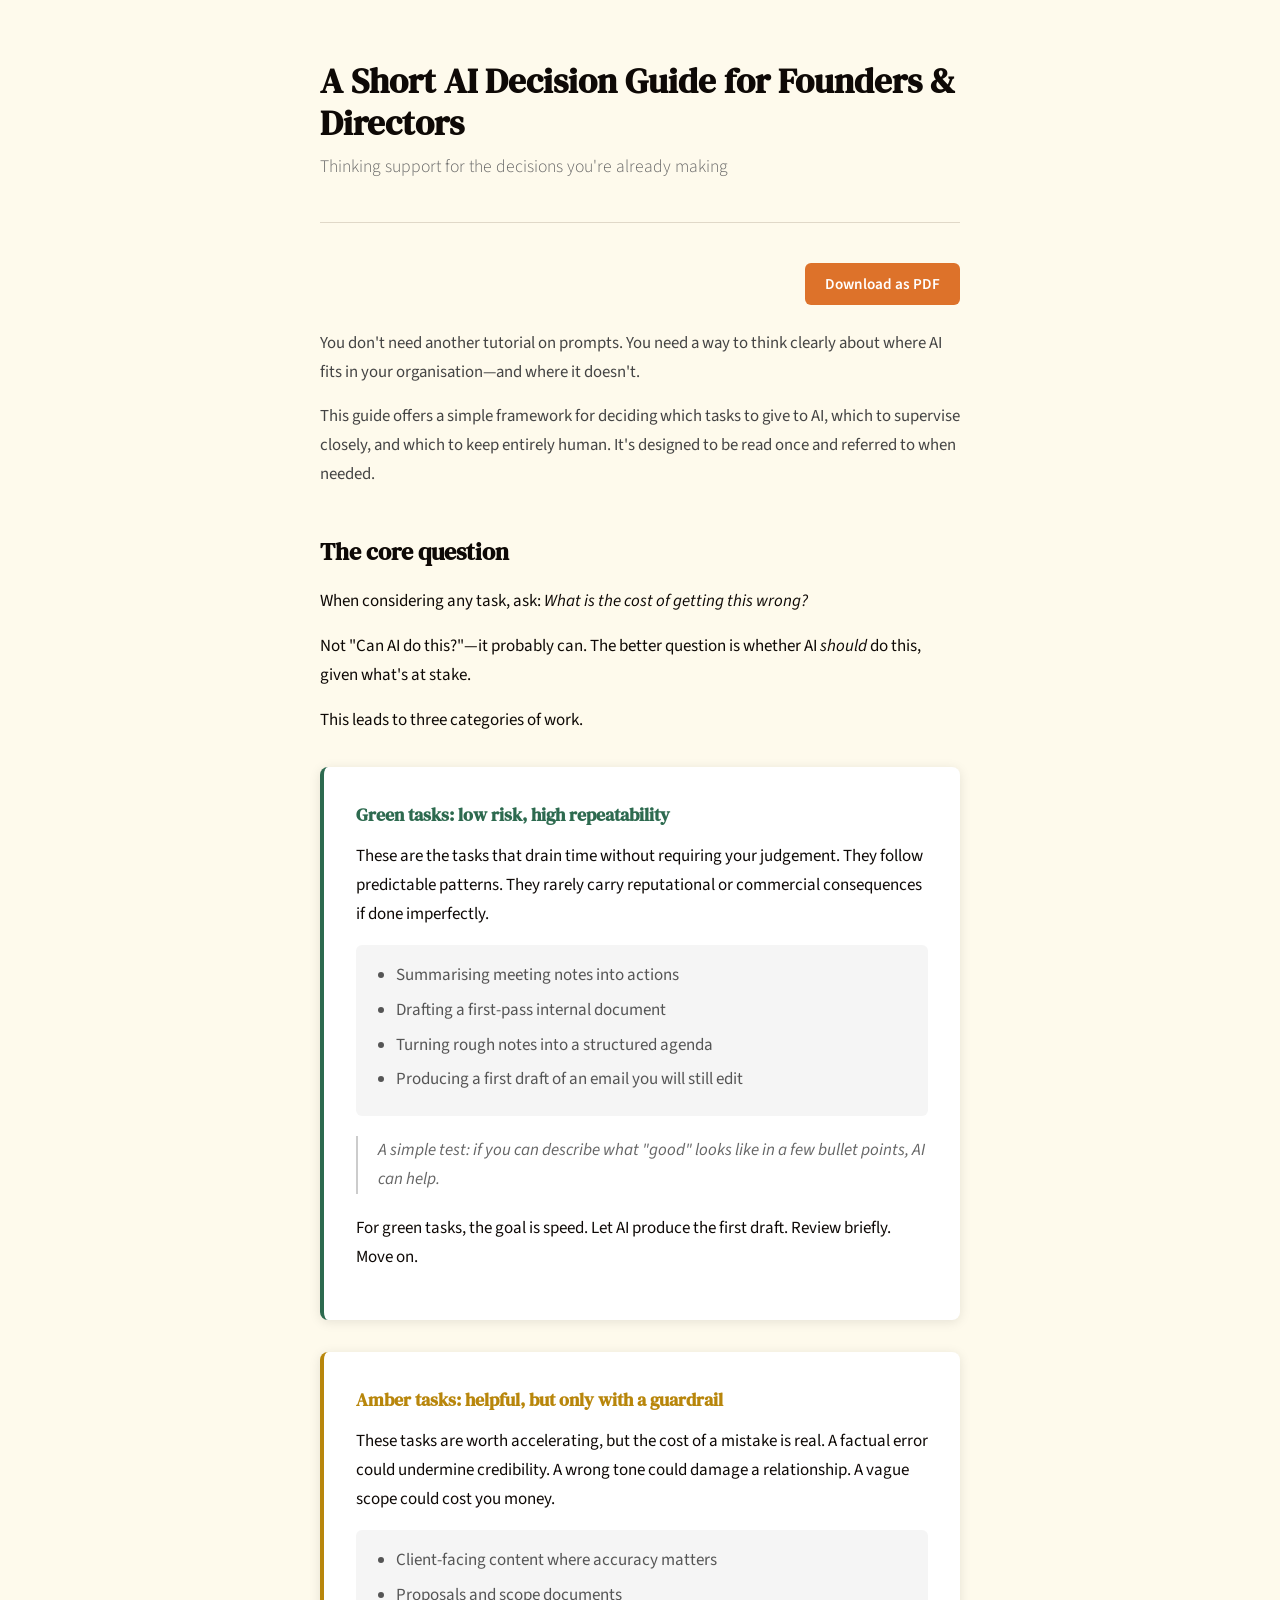
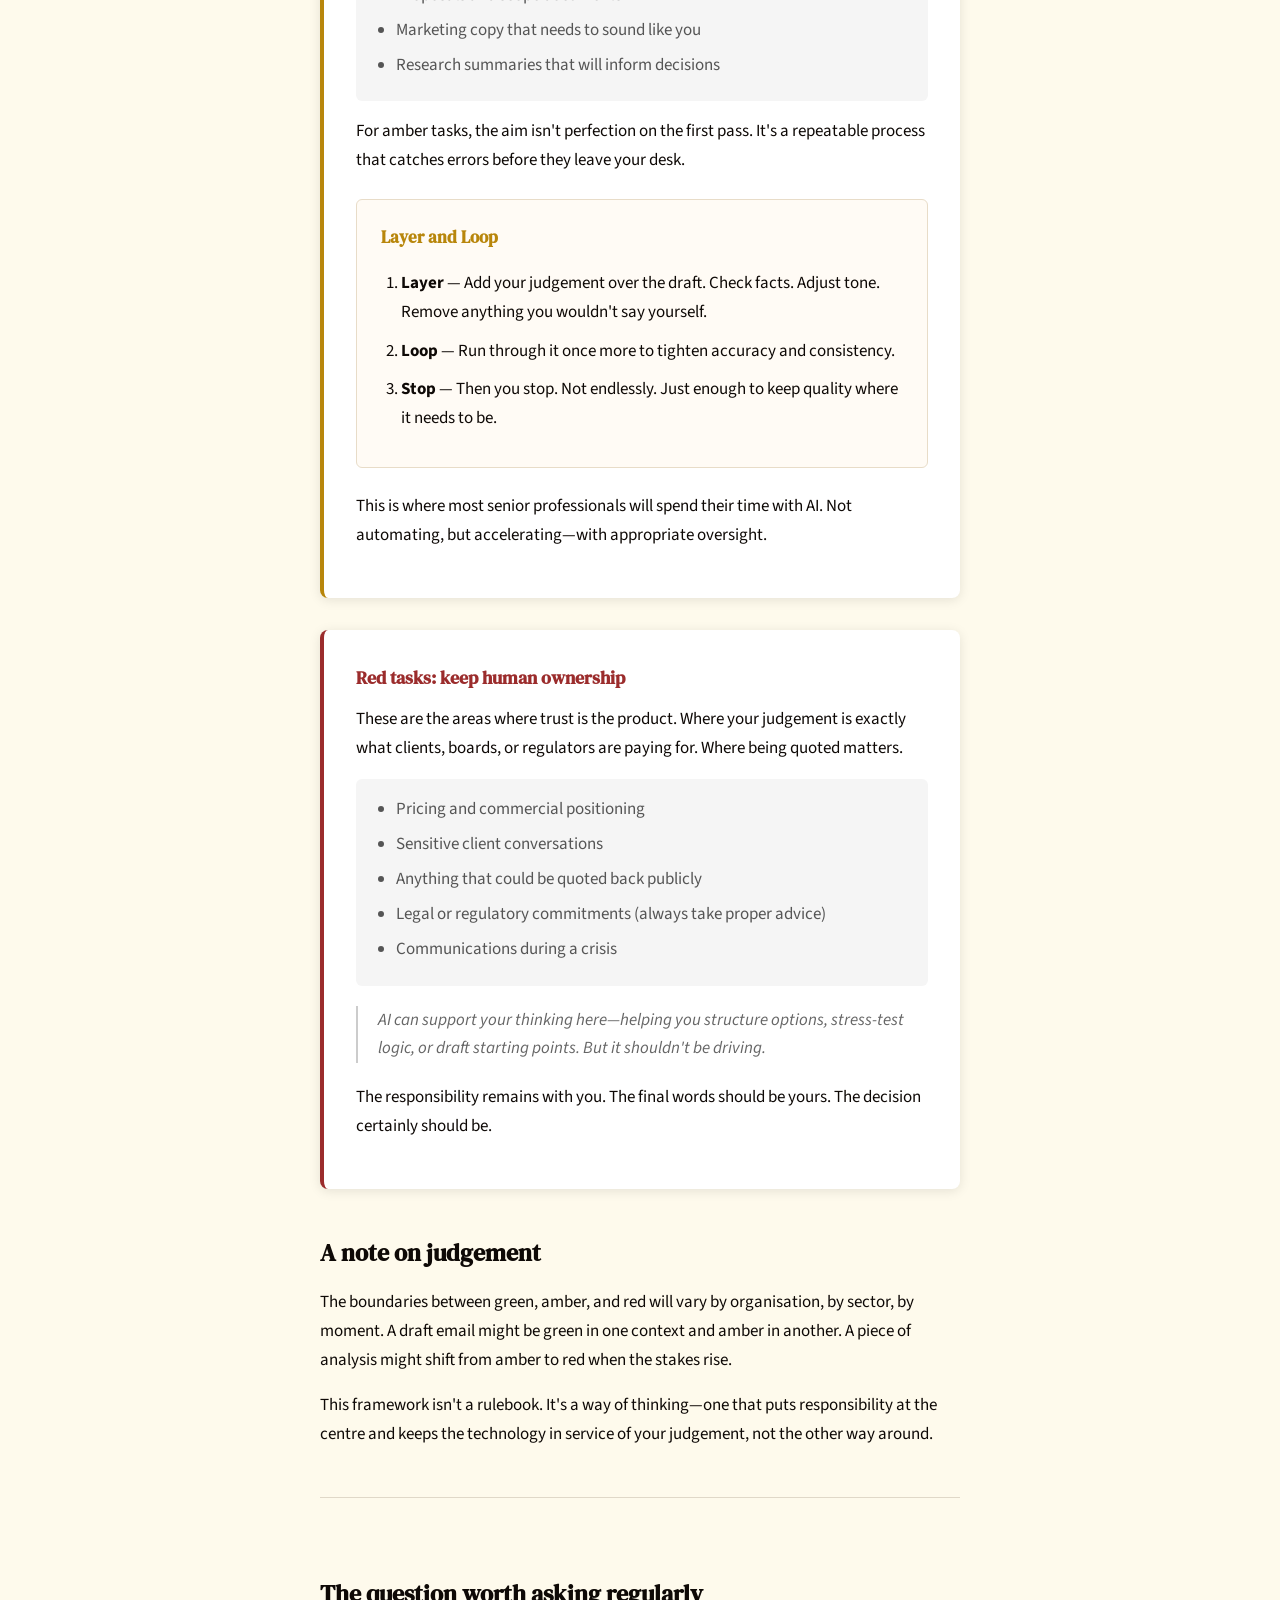
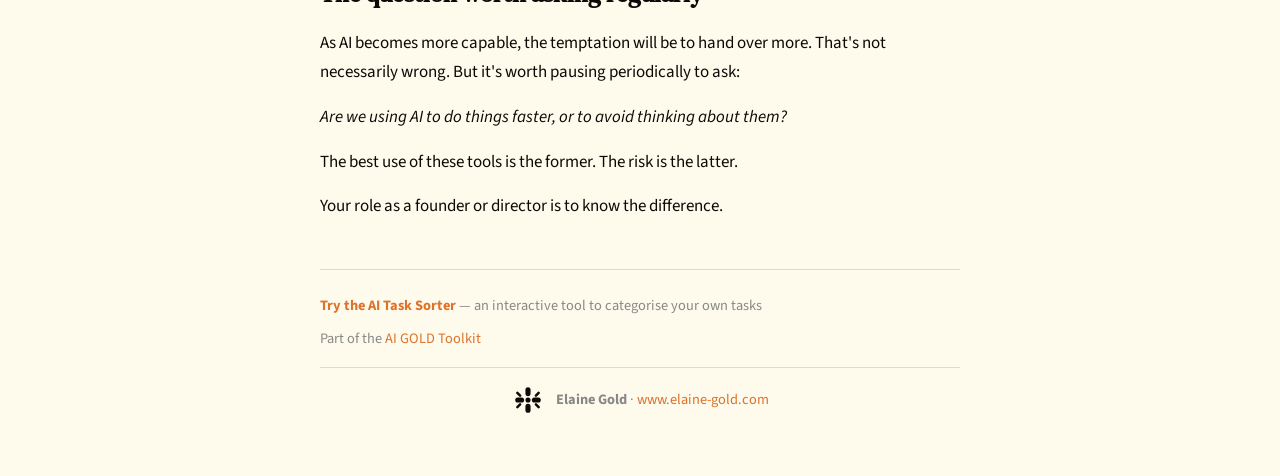
<file: ai-decision-guide.html>
<!DOCTYPE html>
<html lang="en">
<head>
    <meta charset="UTF-8">
    <meta name="viewport" content="width=device-width, initial-scale=1.0">
    <title>A Short AI Decision Guide for Founders & Directors</title>
    <link href="https://fonts.googleapis.com/css2?family=DM+Serif+Text:wght@400&family=Source+Sans+Pro:wght@300;400;600&display=swap" rel="stylesheet">
    <style>
        :root {
            --primary: #dd722a;
            --black: #0e0906;
            --background: #fefaec;
            --white: #ffffff;
            --light-gray: #f5f5f5;
            --shadow: rgba(14, 9, 6, 0.1);
            --green: #2d6a4f;
            --amber: #b8860b;
            --red: #9b2c2c;
        }

        * {
            margin: 0;
            padding: 0;
            box-sizing: border-box;
        }

        body {
            font-family: 'Source Sans Pro', sans-serif;
            background: var(--background);
            color: var(--black);
            line-height: 1.7;
            font-size: 17px;
        }

        .container {
            max-width: 720px;
            margin: 0 auto;
            padding: 60px 40px;
        }

        h1 {
            font-family: 'DM Serif Text', serif;
            font-size: 2.2rem;
            color: var(--black);
            margin-bottom: 8px;
            line-height: 1.2;
        }

        h2 {
            font-family: 'DM Serif Text', serif;
            font-size: 1.5rem;
            color: var(--black);
            margin-top: 48px;
            margin-bottom: 20px;
            line-height: 1.3;
        }

        h3 {
            font-family: 'DM Serif Text', serif;
            font-size: 1.15rem;
            margin-top: 28px;
            margin-bottom: 12px;
        }

        .subtitle {
            font-size: 1.1rem;
            color: #666;
            font-weight: 300;
            margin-bottom: 40px;
            border-bottom: 1px solid #e0d8c8;
            padding-bottom: 40px;
        }

        p {
            margin-bottom: 16px;
        }

        .opening {
            font-size: 1.05rem;
            color: #444;
        }

        .task-section {
            background: var(--white);
            border-radius: 8px;
            padding: 32px;
            margin: 32px 0;
            box-shadow: 0 2px 12px var(--shadow);
        }

        .task-section.green {
            border-left: 4px solid var(--green);
        }

        .task-section.amber {
            border-left: 4px solid var(--amber);
        }

        .task-section.red {
            border-left: 4px solid var(--red);
        }

        .task-section h3 {
            margin-top: 0;
        }

        .task-section.green h3 {
            color: var(--green);
        }

        .task-section.amber h3 {
            color: var(--amber);
        }

        .task-section.red h3 {
            color: var(--red);
        }

        .examples {
            background: var(--light-gray);
            padding: 16px 20px;
            border-radius: 6px;
            margin: 16px 0;
        }

        .examples ul {
            margin: 0;
            padding-left: 20px;
        }

        .examples li {
            margin-bottom: 6px;
            color: #555;
        }

        .principle {
            font-style: italic;
            color: #666;
            margin: 20px 0;
            padding-left: 20px;
            border-left: 2px solid #ccc;
        }

        .method-box {
            background: #fffbf5;
            border: 1px solid #e8dcc8;
            border-radius: 6px;
            padding: 24px;
            margin: 24px 0;
        }

        .method-box h4 {
            font-family: 'DM Serif Text', serif;
            font-size: 1.05rem;
            color: var(--amber);
            margin-bottom: 16px;
        }

        .method-box ol {
            padding-left: 20px;
            margin: 0;
        }

        .method-box li {
            margin-bottom: 10px;
        }

        .closing {
            margin-top: 48px;
            padding-top: 32px;
            border-top: 1px solid #e0d8c8;
        }

        .footer {
            margin-top: 48px;
            padding-top: 24px;
            border-top: 1px solid #e0d8c8;
            font-size: 0.9rem;
            color: #888;
        }

        .footer a {
            color: var(--primary);
            text-decoration: none;
        }

        .download-btn {
            display: inline-block;
            background: var(--primary);
            color: var(--white);
            padding: 10px 20px;
            border: none;
            border-radius: 6px;
            font-size: 0.95rem;
            font-weight: 600;
            cursor: pointer;
            text-decoration: none;
            transition: all 0.2s;
            font-family: inherit;
        }

        .download-btn:hover {
            background: #c5631f;
            transform: translateY(-1px);
        }

        .download-row {
            text-align: right;
            margin-bottom: 24px;
        }

        /* Print styles for PDF generation */
        @media print {
            body {
                background: white;
                font-size: 11pt;
                line-height: 1.5;
            }

            .container {
                max-width: 100%;
                padding: 0;
                margin: 0;
            }

            h1 {
                font-size: 20pt;
            }

            h2 {
                font-size: 14pt;
                margin-top: 24pt;
                page-break-after: avoid;
            }

            h3 {
                font-size: 12pt;
                page-break-after: avoid;
            }

            .task-section {
                box-shadow: none;
                border: 1px solid #ddd;
                page-break-inside: avoid;
            }

            .examples {
                background: #f8f8f8;
            }

            .footer {
                display: none;
            }

            .download-btn {
                display: none;
            }
        }

        @page {
            margin: 2.5cm;
            size: A4;
        }
    </style>
</head>
<body>
    <div class="container">
        <h1>A Short AI Decision Guide for Founders & Directors</h1>
        <p class="subtitle">Thinking support for the decisions you're already making</p>

        <div class="download-row">
            <button class="download-btn" onclick="window.print()">Download as PDF</button>
        </div>

        <div class="opening">
            <p>You don't need another tutorial on prompts. You need a way to think clearly about where AI fits in your organisation—and where it doesn't.</p>
            <p>This guide offers a simple framework for deciding which tasks to give to AI, which to supervise closely, and which to keep entirely human. It's designed to be read once and referred to when needed.</p>
        </div>

        <h2>The core question</h2>
        <p>When considering any task, ask: <em>What is the cost of getting this wrong?</em></p>
        <p>Not "Can AI do this?"—it probably can. The better question is whether AI <em>should</em> do this, given what's at stake.</p>
        <p>This leads to three categories of work.</p>

        <div class="task-section green">
            <h3>Green tasks: low risk, high repeatability</h3>
            <p>These are the tasks that drain time without requiring your judgement. They follow predictable patterns. They rarely carry reputational or commercial consequences if done imperfectly.</p>

            <div class="examples">
                <ul>
                    <li>Summarising meeting notes into actions</li>
                    <li>Drafting a first-pass internal document</li>
                    <li>Turning rough notes into a structured agenda</li>
                    <li>Producing a first draft of an email you will still edit</li>
                </ul>
            </div>

            <p class="principle">A simple test: if you can describe what "good" looks like in a few bullet points, AI can help.</p>

            <p>For green tasks, the goal is speed. Let AI produce the first draft. Review briefly. Move on.</p>
        </div>

        <div class="task-section amber">
            <h3>Amber tasks: helpful, but only with a guardrail</h3>
            <p>These tasks are worth accelerating, but the cost of a mistake is real. A factual error could undermine credibility. A wrong tone could damage a relationship. A vague scope could cost you money.</p>

            <div class="examples">
                <ul>
                    <li>Client-facing content where accuracy matters</li>
                    <li>Proposals and scope documents</li>
                    <li>Marketing copy that needs to sound like you</li>
                    <li>Research summaries that will inform decisions</li>
                </ul>
            </div>

            <p>For amber tasks, the aim isn't perfection on the first pass. It's a repeatable process that catches errors before they leave your desk.</p>

            <div class="method-box">
                <h4>Layer and Loop</h4>
                <ol>
                    <li><strong>Layer</strong> — Add your judgement over the draft. Check facts. Adjust tone. Remove anything you wouldn't say yourself.</li>
                    <li><strong>Loop</strong> — Run through it once more to tighten accuracy and consistency.</li>
                    <li><strong>Stop</strong> — Then you stop. Not endlessly. Just enough to keep quality where it needs to be.</li>
                </ol>
            </div>

            <p>This is where most senior professionals will spend their time with AI. Not automating, but accelerating—with appropriate oversight.</p>
        </div>

        <div class="task-section red">
            <h3>Red tasks: keep human ownership</h3>
            <p>These are the areas where trust is the product. Where your judgement is exactly what clients, boards, or regulators are paying for. Where being quoted matters.</p>

            <div class="examples">
                <ul>
                    <li>Pricing and commercial positioning</li>
                    <li>Sensitive client conversations</li>
                    <li>Anything that could be quoted back publicly</li>
                    <li>Legal or regulatory commitments (always take proper advice)</li>
                    <li>Communications during a crisis</li>
                </ul>
            </div>

            <p class="principle">AI can support your thinking here—helping you structure options, stress-test logic, or draft starting points. But it shouldn't be driving.</p>

            <p>The responsibility remains with you. The final words should be yours. The decision certainly should be.</p>
        </div>

        <h2>A note on judgement</h2>
        <p>The boundaries between green, amber, and red will vary by organisation, by sector, by moment. A draft email might be green in one context and amber in another. A piece of analysis might shift from amber to red when the stakes rise.</p>
        <p>This framework isn't a rulebook. It's a way of thinking—one that puts responsibility at the centre and keeps the technology in service of your judgement, not the other way around.</p>

        <div class="closing">
            <h2>The question worth asking regularly</h2>
            <p>As AI becomes more capable, the temptation will be to hand over more. That's not necessarily wrong. But it's worth pausing periodically to ask:</p>
            <p><em>Are we using AI to do things faster, or to avoid thinking about them?</em></p>
            <p>The best use of these tools is the former. The risk is the latter.</p>
            <p>Your role as a founder or director is to know the difference.</p>
        </div>

        <div class="footer">
            <p style="margin-bottom: 8px;"><strong><a href="ai-task-sorter.html">Try the AI Task Sorter</a></strong> — an interactive tool to categorise your own tasks</p>
            <p style="margin-bottom: 16px;">Part of the <a href="index.html">AI GOLD Toolkit</a></p>
            <div style="display: flex; align-items: center; justify-content: center; gap: 12px; margin-top: 16px; padding-top: 16px; border-top: 1px solid #e0d8c8;">
                <svg width="32" height="32" viewBox="0 0 100 100" fill="#0e0906">
                    <circle cx="50" cy="50" r="8"/>
                    <rect x="42" y="10" width="16" height="28" rx="8"/>
                    <rect x="42" y="62" width="16" height="28" rx="8"/>
                    <rect x="10" y="42" width="28" height="16" rx="8"/>
                    <rect x="62" y="42" width="28" height="16" rx="8"/>
                    <rect x="17" y="22" width="8" height="20" rx="4" transform="rotate(-45 21 32)"/>
                    <rect x="75" y="22" width="8" height="20" rx="4" transform="rotate(45 79 32)"/>
                    <rect x="17" y="58" width="8" height="20" rx="4" transform="rotate(45 21 68)"/>
                    <rect x="75" y="58" width="8" height="20" rx="4" transform="rotate(-45 79 68)"/>
                </svg>
                <span><strong>Elaine Gold</strong> · <a href="https://www.elaine-gold.com" target="_blank">www.elaine-gold.com</a></span>
            </div>
        </div>
    </div>
</body>
</html>
</file>
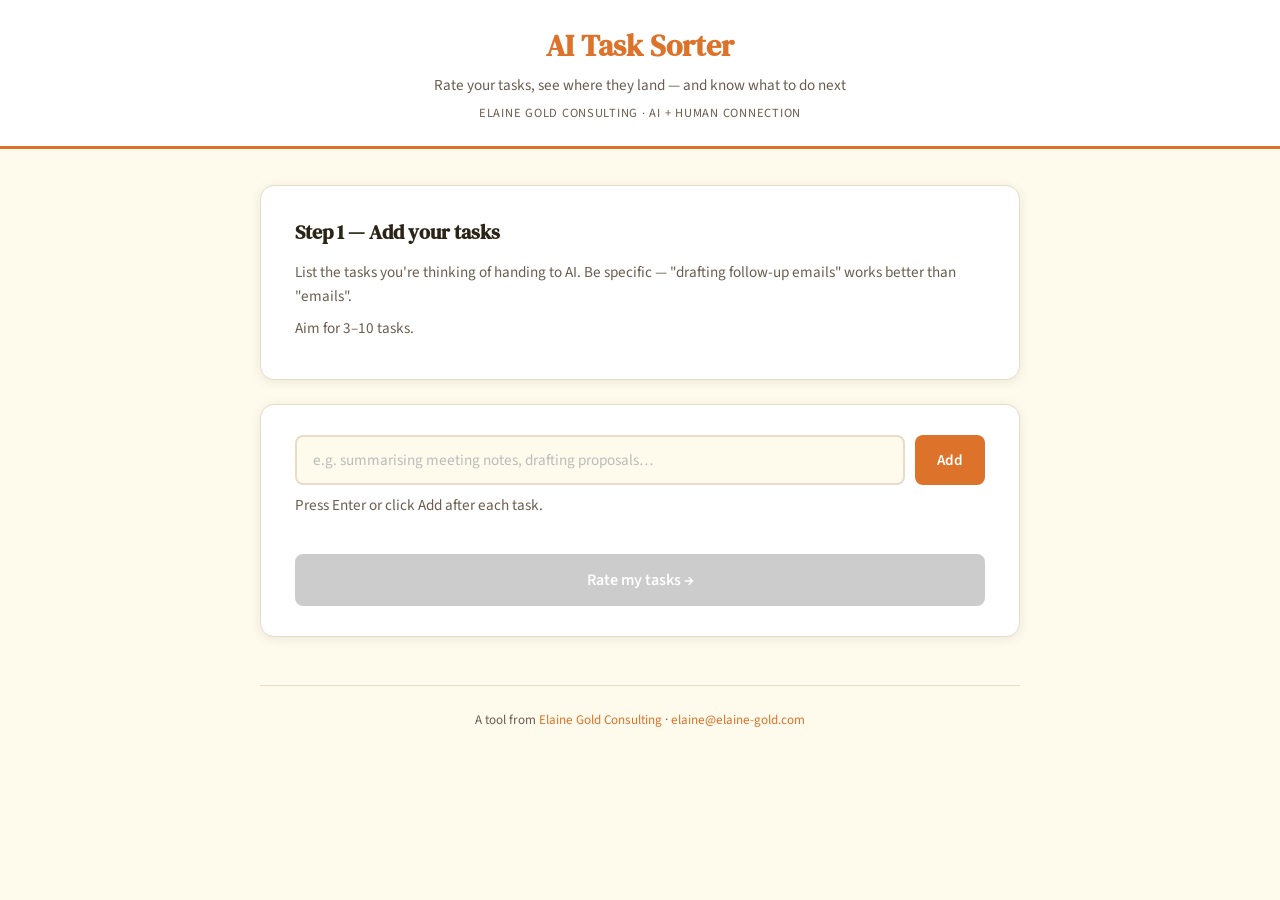
<file: ai-task-sorter.html>
<!DOCTYPE html>
<html lang="en">
<head>
  <meta charset="UTF-8">
  <meta name="viewport" content="width=device-width, initial-scale=1.0">
  <title>AI Task Sorter – Elaine Gold Consulting</title>
  <link href="https://fonts.googleapis.com/css2?family=DM+Serif+Text:ital@0;1&family=Source+Sans+3:wght@300;400;600;700&display=swap" rel="stylesheet">
  <style>
    :root {
      --primary: #dd722a;
      --primary-dark: #b85a1e;
      --bg: #fefaec;
      --white: #ffffff;
      --text: #2c2416;
      --text-light: #6b5d4f;
      --border: #e8dcc8;
      --shadow: rgba(14,9,6,0.08);
      --stars-bg: #fffbec; --stars-border: #e8c97a; --stars-dot: #c8960a;
      --hitl-bg: #fff4ec; --hitl-border: #f0b88a; --hitl-dot: #dd722a;
      --lower-bg: #f4f4f4; --lower-border: #cccccc;
      --dnt-bg: #fff0f0; --dnt-border: #f0aaaa; --dnt-dot: #c0392b;
    }
    * { margin: 0; padding: 0; box-sizing: border-box; }
    body { font-family: 'Source Sans 3', sans-serif; background: var(--bg); color: var(--text); min-height: 100vh; line-height: 1.6; }

    header { background: var(--white); border-bottom: 3px solid var(--primary); padding: 22px 24px; text-align: center; }
    header h1 { font-family: 'DM Serif Text', serif; font-size: 1.85rem; color: var(--primary); margin-bottom: 4px; }
    header .subtitle { color: var(--text-light); font-size: 0.95rem; }
    header .brand { font-size: 0.78rem; color: var(--text-light); margin-top: 6px; letter-spacing: 0.06em; text-transform: uppercase; }

    .container { max-width: 800px; margin: 0 auto; padding: 36px 20px 80px; }

    .step { display: none; }
    .step.active { display: block; }

    .card { background: var(--white); border-radius: 14px; padding: 30px 34px; border: 1px solid var(--border); box-shadow: 0 2px 12px var(--shadow); margin-bottom: 24px; }
    .card h2 { font-family: 'DM Serif Text', serif; font-size: 1.25rem; margin-bottom: 12px; }
    .card p { color: var(--text-light); font-size: 0.95rem; margin-bottom: 8px; }

    .input-row { display: flex; gap: 10px; margin-bottom: 8px; }
    .task-input { flex: 1; padding: 12px 16px; border: 2px solid var(--border); border-radius: 8px; font-family: 'Source Sans 3', sans-serif; font-size: 0.95rem; background: var(--bg); color: var(--text); outline: none; transition: border-color 0.2s; }
    .task-input:focus { border-color: var(--primary); background: var(--white); }
    .task-input::placeholder { color: #bbb; }

    .btn-primary { padding: 12px 22px; background: var(--primary); color: var(--white); border: none; border-radius: 8px; font-family: 'Source Sans 3', sans-serif; font-size: 0.95rem; font-weight: 600; cursor: pointer; transition: background 0.2s; white-space: nowrap; }
    .btn-primary:hover { background: var(--primary-dark); }
    .btn-primary:disabled { background: #ccc; cursor: not-allowed; }

    .hint { font-size: 0.82rem; color: var(--text-light); margin-bottom: 16px; }

    .task-chips { display: flex; flex-wrap: wrap; gap: 8px; margin-top: 12px; }
    .chip { display: flex; align-items: center; gap: 6px; padding: 6px 12px; background: var(--bg); border: 1px solid var(--border); border-radius: 20px; font-size: 0.88rem; animation: pop 0.15s ease; }
    @keyframes pop { from { transform: scale(0.9); opacity: 0; } to { transform: scale(1); opacity: 1; } }
    .chip button { background: none; border: none; color: var(--text-light); cursor: pointer; font-size: 0.9rem; padding: 0 2px; }
    .chip button:hover { color: var(--dnt-dot); }

    .task-rate-card { background: var(--white); border-radius: 14px; padding: 28px 32px; border: 1px solid var(--border); box-shadow: 0 2px 12px var(--shadow); margin-bottom: 20px; }
    .task-rate-card h3 { font-family: 'DM Serif Text', serif; font-size: 1.1rem; margin-bottom: 18px; }
    .task-num { display: inline-block; background: var(--primary); color: white; border-radius: 50%; width: 26px; height: 26px; text-align: center; line-height: 26px; font-size: 0.82rem; font-weight: 700; margin-right: 8px; }

    .rating-group { margin-bottom: 18px; }
    .rating-group > label { display: block; font-weight: 600; font-size: 0.9rem; margin-bottom: 8px; }
    .rating-group .sub { font-weight: 400; color: var(--text-light); font-size: 0.82rem; display: block; margin-top: 2px; }
    .rating-options { display: flex; gap: 8px; }
    .rating-btn { flex: 1; padding: 9px 6px; border: 2px solid var(--border); border-radius: 8px; background: var(--bg); font-family: 'Source Sans 3', sans-serif; font-size: 0.88rem; cursor: pointer; transition: all 0.15s; text-align: center; color: var(--text); }
    .rating-btn:hover { border-color: var(--primary); }
    .sel-low { background: #f0f4ff !important; border-color: #7a9ad4 !important; color: #2c4a8a !important; font-weight: 600 !important; }
    .sel-med { background: var(--hitl-bg) !important; border-color: var(--hitl-dot) !important; color: var(--primary-dark) !important; font-weight: 600 !important; }
    .sel-high-save { background: var(--stars-bg) !important; border-color: var(--stars-dot) !important; color: #7a5c00 !important; font-weight: 600 !important; }
    .sel-high-risk { background: var(--dnt-bg) !important; border-color: var(--dnt-dot) !important; color: #8a1a1a !important; font-weight: 600 !important; }

    /* QUADRANT */
    .quadrant-wrap { background: var(--white); border-radius: 14px; padding: 28px; border: 1px solid var(--border); box-shadow: 0 2px 12px var(--shadow); margin-bottom: 28px; }
    .quadrant-wrap h3 { font-family: 'DM Serif Text', serif; font-size: 1.1rem; margin-bottom: 20px; }

    .q-outer { display: flex; gap: 0; }
    .q-y-axis { display: flex; flex-direction: column; align-items: center; justify-content: center; width: 28px; flex-shrink: 0; }
    .q-y-label { writing-mode: vertical-rl; transform: rotate(180deg); font-size: 0.72rem; font-weight: 700; color: var(--text-light); letter-spacing: 0.08em; text-transform: uppercase; }
    .q-y-arrows { display: flex; flex-direction: column; justify-content: space-between; font-size: 0.7rem; color: var(--text-light); height: 100%; padding: 4px 0; }

    .q-main { flex: 1; }
    .q-grid { display: grid; grid-template-columns: 1fr 1fr; gap: 0; }

    .q-cell { padding: 14px 16px; border: 1px solid var(--border); min-height: 130px; }
    .q-cell.stars { background: var(--stars-bg); border-color: var(--stars-border); border-radius: 10px 0 0 0; }
    .q-cell.hitl { background: var(--hitl-bg); border-color: var(--hitl-border); border-radius: 0 10px 0 0; }
    .q-cell.lower { background: var(--lower-bg); border-color: var(--lower-border); border-radius: 0 0 0 10px; }
    .q-cell.dnt { background: var(--dnt-bg); border-color: var(--dnt-border); border-radius: 0 0 10px 0; }

    .q-cell-label { font-size: 0.7rem; font-weight: 700; letter-spacing: 0.06em; text-transform: uppercase; margin-bottom: 8px; }
    .stars .q-cell-label { color: var(--stars-dot); }
    .hitl .q-cell-label { color: var(--hitl-dot); }
    .lower .q-cell-label { color: #777; }
    .dnt .q-cell-label { color: var(--dnt-dot); }

    .q-tags { display: flex; flex-wrap: wrap; gap: 5px; }
    .q-tag { display: inline-block; padding: 3px 9px; border-radius: 12px; font-size: 0.75rem; font-weight: 600; max-width: 100%; overflow: hidden; text-overflow: ellipsis; white-space: nowrap; }
    .stars .q-tag { background: #fef3c7; color: #7a5c00; border: 1px solid var(--stars-border); }
    .hitl .q-tag { background: #fff0e0; color: var(--primary-dark); border: 1px solid var(--hitl-border); }
    .lower .q-tag { background: #ebebeb; color: #555; border: 1px solid #ccc; }
    .dnt .q-tag { background: #ffe8e8; color: #8a1a1a; border: 1px solid var(--dnt-border); }
    .q-empty { font-size: 0.78rem; color: #bbb; font-style: italic; }

    .q-x-axis { display: flex; justify-content: space-between; padding: 6px 0 0; font-size: 0.72rem; color: var(--text-light); }
    .q-x-label { text-align: center; font-size: 0.72rem; font-weight: 700; text-transform: uppercase; letter-spacing: 0.08em; color: var(--text-light); margin-top: 2px; }

    .q-hi-lo { display: flex; justify-content: space-between; font-size: 0.68rem; color: var(--text-light); padding: 0 2px; margin-top: 2px; }

    /* GROUPED LIST */
    .category-block { border-radius: 12px; padding: 22px 26px; margin-bottom: 16px; border: 1px solid transparent; }
    .stars-block { background: var(--stars-bg); border-color: var(--stars-border); }
    .hitl-block { background: var(--hitl-bg); border-color: var(--hitl-border); }
    .lower-block { background: var(--lower-bg); border-color: var(--lower-border); }
    .dnt-block { background: var(--dnt-bg); border-color: var(--dnt-border); }

    .cat-header { display: flex; align-items: flex-start; gap: 12px; margin-bottom: 14px; }
    .cat-icon { width: 34px; height: 34px; border-radius: 50%; display: flex; align-items: center; justify-content: center; font-size: 1rem; flex-shrink: 0; margin-top: 2px; }
    .stars-block .cat-icon { background: var(--stars-dot); color: white; }
    .hitl-block .cat-icon { background: var(--hitl-dot); color: white; }
    .lower-block .cat-icon { background: #888; color: white; }
    .dnt-block .cat-icon { background: var(--dnt-dot); color: white; }

    .cat-title { font-family: 'DM Serif Text', serif; font-size: 1.05rem; }
    .stars-block .cat-title { color: #7a5c00; }
    .hitl-block .cat-title { color: var(--primary-dark); }
    .lower-block .cat-title { color: #555; }
    .dnt-block .cat-title { color: #8a1a1a; }
    .cat-desc { font-size: 0.82rem; color: var(--text-light); margin-top: 2px; }

    .task-result-list { list-style: none; }
    .task-result-item { padding: 10px 14px; background: rgba(255,255,255,0.75); border-radius: 8px; margin-bottom: 8px; }
    .task-result-item strong { display: block; font-size: 0.95rem; margin-bottom: 3px; }
    .task-result-item .why { font-size: 0.82rem; color: var(--text-light); font-style: italic; }
    .empty-cat { font-size: 0.85rem; color: #bbb; font-style: italic; }

    .loading-box { text-align: center; padding: 48px 20px; background: var(--white); border-radius: 14px; border: 1px solid var(--border); }
    .spinner { width: 38px; height: 38px; border: 3px solid var(--border); border-top-color: var(--primary); border-radius: 50%; animation: spin 0.8s linear infinite; margin: 0 auto 16px; }
    @keyframes spin { to { transform: rotate(360deg); } }

    .results-intro { text-align: center; margin-bottom: 32px; }
    .results-intro h2 { font-family: 'DM Serif Text', serif; font-size: 1.6rem; margin-bottom: 6px; }
    .results-intro p { color: var(--text-light); font-size: 0.92rem; }

    .action-row { display: flex; gap: 12px; margin-top: 28px; flex-wrap: wrap; }
    .btn-secondary { padding: 12px 22px; background: var(--white); color: var(--primary); border: 2px solid var(--primary); border-radius: 8px; font-family: 'Source Sans 3', sans-serif; font-size: 0.95rem; font-weight: 600; cursor: pointer; transition: all 0.2s; }
    .btn-secondary:hover { background: var(--primary); color: var(--white); }
    .btn-teal { padding: 12px 22px; background: #2d7a72; color: var(--white); border: none; border-radius: 8px; font-family: 'Source Sans 3', sans-serif; font-size: 0.95rem; font-weight: 600; cursor: pointer; transition: background 0.2s; }
    .btn-teal:hover { background: #1e5550; }

    footer { text-align: center; margin-top: 48px; padding-top: 24px; border-top: 1px solid var(--border); font-size: 0.82rem; color: var(--text-light); }
    footer a { color: var(--primary); text-decoration: none; }
    footer a:hover { text-decoration: underline; }

    @media (max-width: 560px) {
      .input-row { flex-direction: column; }
      .rating-options { flex-direction: column; }
      .action-row { flex-direction: column; }
      header h1 { font-size: 1.4rem; }
      .card, .task-rate-card { padding: 20px; }
    }

    @media print {
      header .brand, footer, .action-row, #step1, #step2 { display: none !important; }
      #step3 { display: block !important; }
      body { background: white; }
    }
  </style>
</head>
<body>

<header>
  <h1>AI Task Sorter</h1>
  <p class="subtitle">Rate your tasks, see where they land — and know what to do next</p>
  <div class="brand">Elaine Gold Consulting · AI + Human Connection</div>
</header>

<div class="container">

  <!-- STEP 1 -->
  <div class="step active" id="step1">
    <div class="card">
      <h2>Step 1 — Add your tasks</h2>
      <p>List the tasks you're thinking of handing to AI. Be specific — "drafting follow-up emails" works better than "emails".</p>
      <p>Aim for 3–10 tasks.</p>
    </div>
    <div class="card">
      <div class="input-row">
        <input type="text" class="task-input" id="taskInput" placeholder="e.g. summarising meeting notes, drafting proposals…" maxlength="120" />
        <button class="btn-primary" onclick="addTask()">Add</button>
      </div>
      <p class="hint">Press Enter or click Add after each task.</p>
      <div class="task-chips" id="taskChips"></div>
      <br>
      <button class="btn-primary" id="toRateBtn" onclick="goToRate()" disabled style="width:100%;padding:15px;font-size:1rem;">Rate my tasks →</button>
    </div>
  </div>

  <!-- STEP 2 -->
  <div class="step" id="step2">
    <div class="card">
      <h2>Step 2 — Rate each task</h2>
      <p>Two quick questions per task. Answer for your situation — there are no wrong answers.</p>
    </div>
    <div id="ratingCards"></div>
    <button class="btn-primary" id="toResultsBtn" onclick="goToResults()" style="width:100%;padding:15px;font-size:1rem;margin-top:8px;" disabled>See my results →</button>
  </div>

  <!-- STEP 3 -->
  <div class="step" id="step3">
    <div id="resultsArea"></div>
  </div>

  <footer>
    <p>A tool from <a href="https://www.elaine-gold.com" target="_blank">Elaine Gold Consulting</a> · <a href="mailto:elaine@elaine-gold.com">elaine@elaine-gold.com</a></p>
  </footer>

</div>

<script>
  let tasks = [];
  let ratings = {};

  const taskInput = document.getElementById('taskInput');
  taskInput.addEventListener('keydown', e => { if (e.key === 'Enter') addTask(); });

  function addTask() {
    const val = taskInput.value.trim();
    if (!val || tasks.length >= 12) return;
    tasks.push(val);
    taskInput.value = '';
    taskInput.focus();
    renderChips();
    document.getElementById('toRateBtn').disabled = false;
  }

  function removeTask(i) {
    tasks.splice(i, 1);
    renderChips();
    document.getElementById('toRateBtn').disabled = tasks.length === 0;
  }

  function renderChips() {
    document.getElementById('taskChips').innerHTML = tasks.map((t, i) =>
      `<div class="chip"><span>${esc(t)}</span><button onclick="removeTask(${i})">✕</button></div>`
    ).join('');
  }

  function goToRate() {
    if (!tasks.length) return;
    ratings = {};
    document.getElementById('step1').classList.remove('active');
    document.getElementById('step2').classList.add('active');

    const wrap = document.getElementById('ratingCards');
    wrap.innerHTML = tasks.map((task, i) => `
      <div class="task-rate-card">
        <h3><span class="task-num">${i+1}</span>${esc(task)}</h3>
        <div class="rating-group">
          <label>How much time could AI save you on this task?
            <span class="sub">Think about frequency and how long it takes you</span>
          </label>
          <div class="rating-options">
            <button class="rating-btn" id="save_${i}_low" onclick="setRating(${i},'save','low')">Low</button>
            <button class="rating-btn" id="save_${i}_med" onclick="setRating(${i},'save','med')">Medium</button>
            <button class="rating-btn" id="save_${i}_high" onclick="setRating(${i},'save','high')">High</button>
          </div>
        </div>
        <div class="rating-group">
          <label>How risky is it if AI gets this wrong?
            <span class="sub">Consider impact on clients, trust, accuracy, or confidentiality</span>
          </label>
          <div class="rating-options">
            <button class="rating-btn" id="risk_${i}_low" onclick="setRating(${i},'risk','low')">Low</button>
            <button class="rating-btn" id="risk_${i}_med" onclick="setRating(${i},'risk','med')">Medium</button>
            <button class="rating-btn" id="risk_${i}_high" onclick="setRating(${i},'risk','high')">High</button>
          </div>
        </div>
      </div>`).join('');

    window.scrollTo({ top: 0, behavior: 'smooth' });
  }

  function setRating(taskIdx, axis, val) {
    if (!ratings[taskIdx]) ratings[taskIdx] = {};
    ratings[taskIdx][axis] = val;

    ['low','med','high'].forEach(v => {
      const btn = document.getElementById(`${axis}_${taskIdx}_${v}`);
      if (!btn) return;
      btn.className = 'rating-btn';
      if (v === val) {
        if (axis === 'save') btn.classList.add(v === 'low' ? 'sel-low' : v === 'med' ? 'sel-med' : 'sel-high-save');
        else btn.classList.add(v === 'low' ? 'sel-low' : v === 'med' ? 'sel-med' : 'sel-high-risk');
      }
    });

    const allDone = tasks.every((_, i) => ratings[i] && ratings[i].save && ratings[i].risk);
    document.getElementById('toResultsBtn').disabled = !allDone;
  }

  function getQuadrant(save, risk) {
    const s = {low:1,med:2,high:3};
    const sv = s[save], rv = s[risk];
    if (rv === 3 && sv <= 1) return 'dnt';
    if (rv === 3) return 'hitl';
    if (sv >= 2 && rv <= 1) return 'stars';
    if (sv === 3 && rv === 2) return 'hitl';
    if (sv === 2 && rv === 2) return 'hitl';
    if (sv <= 1 && rv >= 2) return 'dnt';
    return 'lower';
  }

  const whyMap = {
    stars: [
      "High time-saving, low risk — a strong starting point for AI.",
      "Repeatable and low-stakes. This is where AI earns its keep.",
      "Good candidate to automate with confidence — start here."
    ],
    hitl: [
      "AI can help here, but errors matter — always review before using the output.",
      "Worth using AI as a first draft, with your judgment applied before it goes anywhere.",
      "The time saving is real, but so is the risk — keep a human in the loop."
    ],
    lower: [
      "AI won't save you much time here. Prioritise other tasks first.",
      "Lower return on effort — focus your AI energy on higher-value tasks.",
      "Not a priority for AI right now. Come back to this once you've got bigger wins."
    ],
    dnt: [
      "The risk of errors is too high to hand this to AI without significant safeguards.",
      "Keep this human for now — the downside of AI getting it wrong is too significant.",
      "Not suitable for AI without very tight controls and thorough review processes."
    ]
  };

  function getWhy(q) {
    const opts = whyMap[q];
    return opts[Math.floor(Math.random() * opts.length)];
  }

  function shortLabel(str) {
    return str.length > 22 ? str.slice(0, 20) + '…' : str;
  }

  async function goToResults() {
    document.getElementById('step2').classList.remove('active');
    document.getElementById('step3').classList.add('active');
    window.scrollTo({ top: 0, behavior: 'smooth' });

    const area = document.getElementById('resultsArea');
    area.innerHTML = `<div class="loading-box"><div class="spinner"></div><p>Building your results…</p></div>`;

    const sorted = { stars: [], hitl: [], lower: [], dnt: [] };
    tasks.forEach((task, i) => {
      const { save, risk } = ratings[i];
      const q = getQuadrant(save, risk);
      sorted[q].push({ task, why: getWhy(q) });
    });

    await new Promise(r => setTimeout(r, 500));

    const cats = [
      { key: 'stars', cls: 'stars-block', icon: '★', title: 'Stars', desc: 'High time-saving · Low error risk — start here' },
      { key: 'hitl', cls: 'hitl-block', icon: '⟳', title: 'Human in the Loop', desc: 'High time-saving · Errors are risky — use with care' },
      { key: 'lower', cls: 'lower-block', icon: '↓', title: 'Lower Priority', desc: 'Low time-saving · Low error risk — do later' },
      { key: 'dnt', cls: 'dnt-block', icon: '✕', title: 'Do Not Touch', desc: 'Low time-saving · High error risk — keep human' }
    ];

    let html = `
      <div class="results-intro">
        <h2>Your AI Task Map</h2>
        <p>Based on your ratings. Use this to decide where to start — and what to avoid.</p>
      </div>

      <div class="quadrant-wrap">
        <h3>Where your tasks land</h3>
        <div class="q-outer">
          <div class="q-y-axis">
            <div class="q-y-arrows"><span>↑ High</span><span>Low ↓</span></div>
          </div>
          <div class="q-main">
            <div class="q-y-label" style="text-align:center;font-size:0.72rem;font-weight:700;color:var(--text-light);letter-spacing:0.08em;text-transform:uppercase;margin-bottom:6px;">Time Saving</div>
            <div class="q-grid">
              <div class="q-cell stars">
                <div class="q-cell-label">★ Stars</div>
                <div class="q-tags">${sorted.stars.length ? sorted.stars.map(t=>`<span class="q-tag" title="${esc(t.task)}">${esc(shortLabel(t.task))}</span>`).join('') : '<span class="q-empty">None</span>'}</div>
              </div>
              <div class="q-cell hitl">
                <div class="q-cell-label">⟳ Human in the Loop</div>
                <div class="q-tags">${sorted.hitl.length ? sorted.hitl.map(t=>`<span class="q-tag" title="${esc(t.task)}">${esc(shortLabel(t.task))}</span>`).join('') : '<span class="q-empty">None</span>'}</div>
              </div>
              <div class="q-cell lower">
                <div class="q-cell-label">↓ Lower Priority</div>
                <div class="q-tags">${sorted.lower.length ? sorted.lower.map(t=>`<span class="q-tag" title="${esc(t.task)}">${esc(shortLabel(t.task))}</span>`).join('') : '<span class="q-empty">None</span>'}</div>
              </div>
              <div class="q-cell dnt">
                <div class="q-cell-label">✕ Do Not Touch</div>
                <div class="q-tags">${sorted.dnt.length ? sorted.dnt.map(t=>`<span class="q-tag" title="${esc(t.task)}">${esc(shortLabel(t.task))}</span>`).join('') : '<span class="q-empty">None</span>'}</div>
              </div>
            </div>
            <div class="q-x-label" style="margin-top:8px;">Error Risk</div>
            <div class="q-hi-lo"><span>← Low</span><span>High →</span></div>
          </div>
        </div>
      </div>

      <h3 style="font-family:'DM Serif Text',serif;font-size:1.15rem;margin-bottom:16px;">What to do with each task</h3>`;

    cats.forEach(cat => {
      const items = sorted[cat.key];
      html += `
        <div class="category-block ${cat.cls}">
          <div class="cat-header">
            <div class="cat-icon">${cat.icon}</div>
            <div>
              <div class="cat-title">${cat.title}</div>
              <div class="cat-desc">${cat.desc}</div>
            </div>
          </div>
          <ul class="task-result-list">
            ${items.length
              ? items.map(t => `<li class="task-result-item"><strong>${esc(t.task)}</strong><span class="why">${t.why}</span></li>`).join('')
              : '<li class="empty-cat">None of your tasks fell here.</li>'}
          </ul>
        </div>`;
    });

    html += `
      <div class="action-row">
        <button class="btn-teal" onclick="window.print()">Save as PDF</button>
        <button class="btn-secondary" onclick="startOver()">Sort different tasks</button>
      </div>`;

    area.innerHTML = html;
  }

  function startOver() {
    tasks = []; ratings = {};
    document.getElementById('taskChips').innerHTML = '';
    document.getElementById('toRateBtn').disabled = true;
    document.getElementById('step3').classList.remove('active');
    document.getElementById('step1').classList.add('active');
    taskInput.value = '';
    window.scrollTo({ top: 0, behavior: 'smooth' });
  }

  function esc(str) {
    return String(str).replace(/&/g,'&amp;').replace(/</g,'&lt;').replace(/>/g,'&gt;').replace(/"/g,'&quot;');
  }
</script>
</body>
</html>
</file>
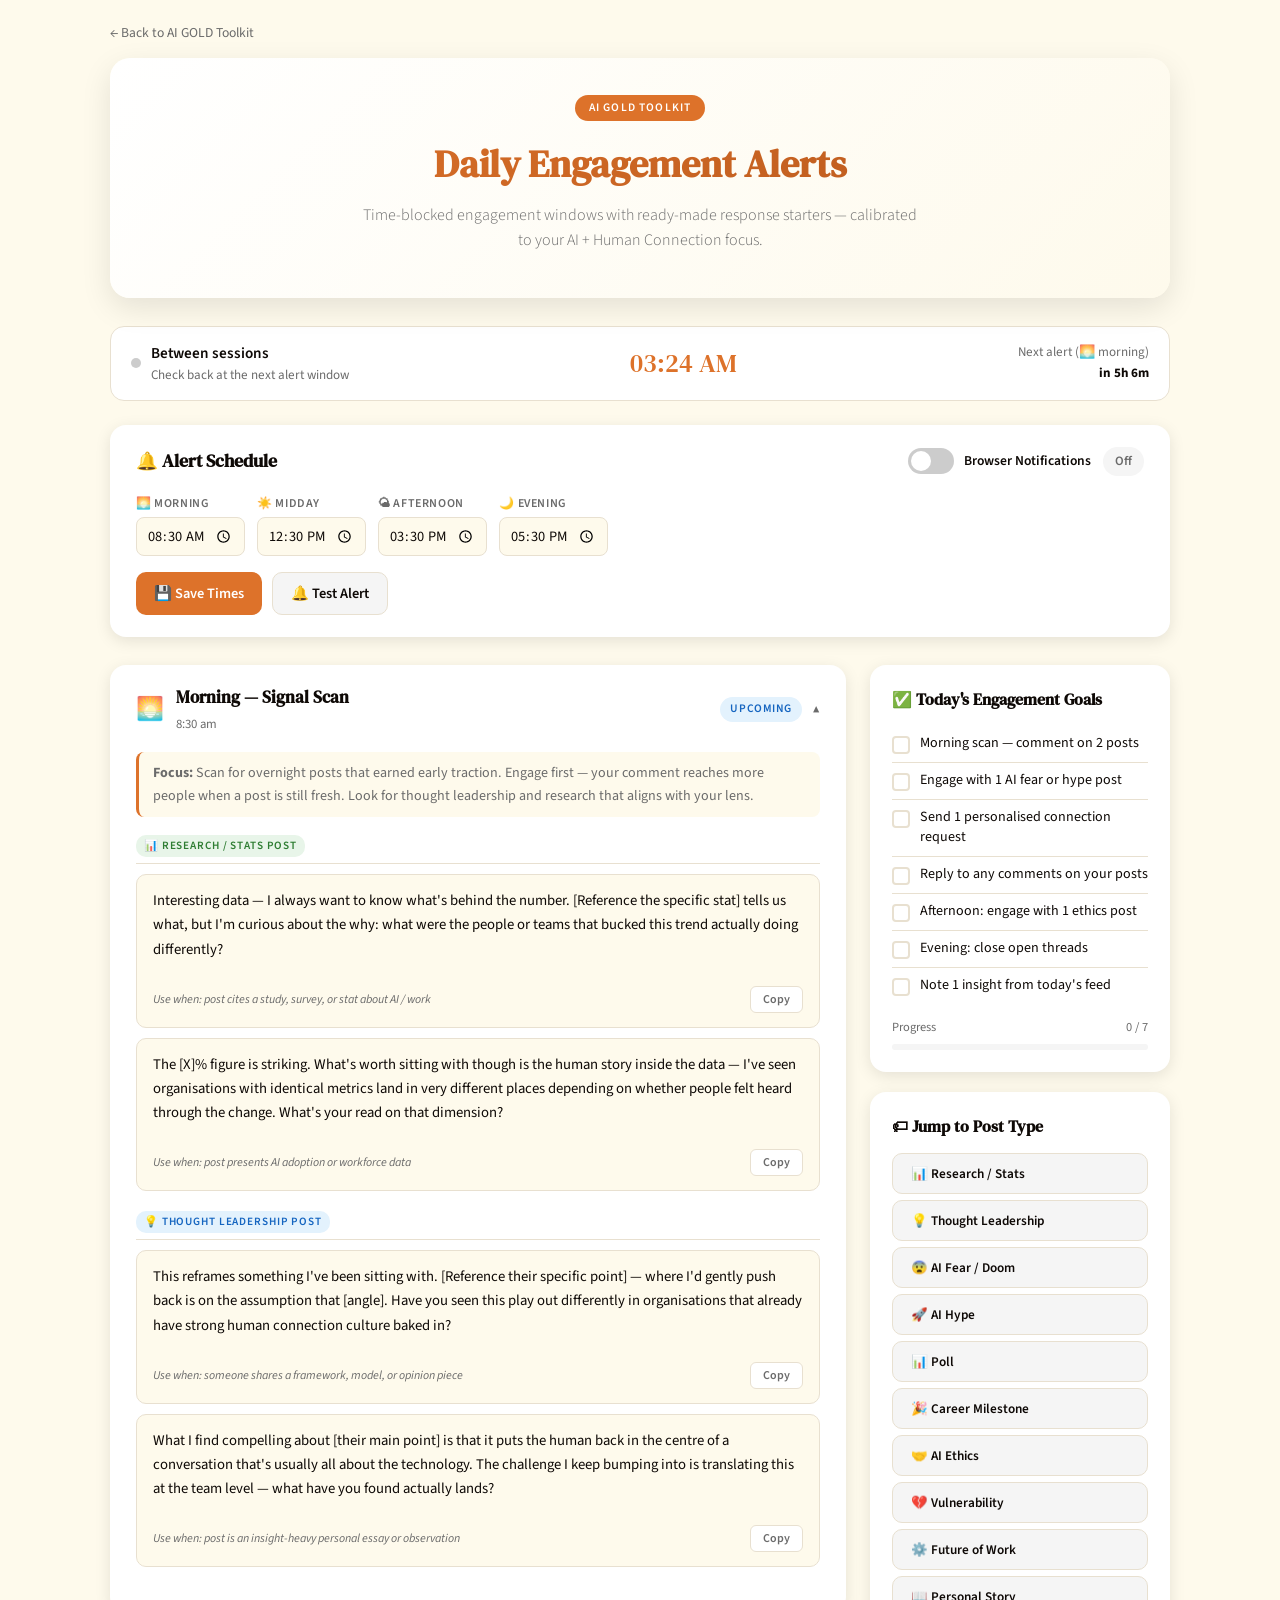
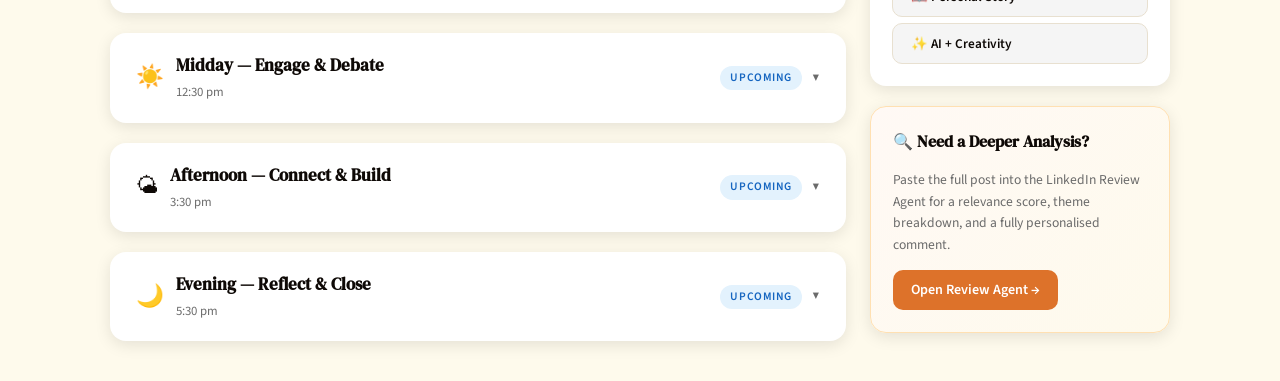
<file: daily-alerts-agent.html>
<!DOCTYPE html>
<html lang="en">
<head>
    <meta charset="UTF-8">
    <meta name="viewport" content="width=device-width, initial-scale=1.0, viewport-fit=cover">
    <title>Daily Engagement Alerts — AI + Human Connection</title>

    <!-- PWA -->
    <link rel="manifest" href="manifest.json">
    <meta name="theme-color" content="#dd722a">
    <meta name="apple-mobile-web-app-capable" content="yes">
    <meta name="apple-mobile-web-app-status-bar-style" content="default">
    <meta name="apple-mobile-web-app-title" content="AI Alerts">
    <link rel="apple-touch-icon" href="icon.svg">

    <link href="https://fonts.googleapis.com/css2?family=DM+Serif+Text&family=Source+Sans+Pro:wght@300;400;600&display=swap" rel="stylesheet">
    <style>
        :root {
            --primary: #dd722a;
            --primary-dark: #b8581c;
            --black: #0e0906;
            --background: #fefaec;
            --white: #ffffff;
            --light-gray: #f5f5f5;
            --border: #e8e0d0;
            --shadow: rgba(14, 9, 6, 0.1);
            --muted: #6b6b6b;
            --success: #2e7d32;
            --success-bg: #e8f5e9;
        }

        * { margin: 0; padding: 0; box-sizing: border-box; }

        body {
            font-family: 'Source Sans Pro', sans-serif;
            background: var(--background);
            color: var(--black);
            line-height: 1.6;
        }

        .container { max-width: 1100px; margin: 0 auto; padding: 20px; }

        h1, h2, h3, h4 { font-family: 'DM Serif Text', serif; }

        a { color: var(--primary); }

        /* ─── Header ─── */
        .header {
            text-align: center;
            padding: 36px 30px 28px;
            background: linear-gradient(135deg, var(--white) 0%, var(--background) 100%);
            border-radius: 20px;
            margin-bottom: 28px;
            box-shadow: 0 10px 30px var(--shadow);
            position: relative;
        }

        .header-badge {
            display: inline-block;
            background: var(--primary);
            color: var(--white);
            font-size: 0.72rem;
            font-weight: 600;
            letter-spacing: 0.1em;
            text-transform: uppercase;
            padding: 4px 14px;
            border-radius: 20px;
            margin-bottom: 12px;
        }

        .header h1 {
            font-size: 2.4rem;
            background: linear-gradient(135deg, var(--primary), var(--primary-dark));
            -webkit-background-clip: text;
            -webkit-text-fill-color: transparent;
            background-clip: text;
            margin-bottom: 8px;
        }

        .header .subtitle {
            font-size: 1rem;
            color: var(--muted);
            font-weight: 300;
            max-width: 560px;
            margin: 0 auto 16px;
        }

        /* ─── Status Bar ─── */
        .status-bar {
            display: flex;
            align-items: center;
            justify-content: space-between;
            gap: 12px;
            background: var(--white);
            border: 1.5px solid var(--border);
            border-radius: 14px;
            padding: 14px 20px;
            margin-bottom: 24px;
            flex-wrap: wrap;
        }

        .current-slot {
            display: flex;
            align-items: center;
            gap: 10px;
        }

        .slot-dot {
            width: 10px; height: 10px;
            border-radius: 50%;
            background: #ccc;
            flex-shrink: 0;
        }

        .slot-dot.active { background: var(--success); box-shadow: 0 0 0 3px rgba(46,125,50,0.2); }

        .slot-label { font-weight: 600; font-size: 0.95rem; }
        .slot-desc { font-size: 0.82rem; color: var(--muted); }

        .clock-display {
            font-family: 'DM Serif Text', serif;
            font-size: 1.6rem;
            color: var(--primary);
        }

        .next-alert {
            font-size: 0.82rem;
            color: var(--muted);
            text-align: right;
        }

        .next-alert strong { color: var(--black); }

        /* ─── Notification Panel ─── */
        .notif-panel {
            background: var(--white);
            border-radius: 16px;
            padding: 22px 26px;
            box-shadow: 0 4px 16px var(--shadow);
            margin-bottom: 28px;
        }

        .notif-header {
            display: flex;
            align-items: center;
            justify-content: space-between;
            margin-bottom: 18px;
            flex-wrap: wrap;
            gap: 10px;
        }

        .notif-header h3 { font-size: 1.1rem; display: flex; align-items: center; gap: 8px; }

        .notif-status {
            font-size: 0.8rem;
            padding: 4px 12px;
            border-radius: 20px;
            font-weight: 600;
        }

        .notif-status.on { background: var(--success-bg); color: var(--success); }
        .notif-status.off { background: var(--light-gray); color: var(--muted); }

        .alert-times {
            display: flex;
            gap: 12px;
            flex-wrap: wrap;
            align-items: flex-end;
        }

        .time-slot-config {
            display: flex;
            flex-direction: column;
            gap: 4px;
        }

        .time-slot-config label {
            font-size: 0.75rem;
            font-weight: 600;
            color: var(--muted);
            letter-spacing: 0.05em;
            text-transform: uppercase;
        }

        input[type="time"] {
            font-family: 'Source Sans Pro', sans-serif;
            font-size: 0.9rem;
            background: var(--background);
            border: 1.5px solid var(--border);
            border-radius: 8px;
            padding: 7px 10px;
            color: var(--black);
            cursor: pointer;
        }

        input[type="time"]:focus { outline: none; border-color: var(--primary); }

        .notif-actions { display: flex; gap: 10px; margin-top: 16px; flex-wrap: wrap; }

        /* ─── Toggle Switch ─── */
        .toggle-wrap {
            display: flex;
            align-items: center;
            gap: 10px;
        }

        .toggle {
            position: relative;
            width: 46px; height: 26px;
        }

        .toggle input { opacity: 0; width: 0; height: 0; }

        .toggle-slider {
            position: absolute;
            inset: 0;
            background: #ccc;
            border-radius: 26px;
            cursor: pointer;
            transition: 0.3s;
        }

        .toggle-slider::before {
            content: '';
            position: absolute;
            width: 20px; height: 20px;
            left: 3px; top: 3px;
            background: white;
            border-radius: 50%;
            transition: 0.3s;
        }

        .toggle input:checked + .toggle-slider { background: var(--primary); }
        .toggle input:checked + .toggle-slider::before { transform: translateX(20px); }

        /* ─── Buttons ─── */
        .btn {
            font-family: 'Source Sans Pro', sans-serif;
            font-size: 0.9rem;
            font-weight: 600;
            border: none;
            border-radius: 10px;
            padding: 10px 18px;
            cursor: pointer;
            transition: all 0.2s;
            display: inline-flex;
            align-items: center;
            gap: 7px;
        }

        .btn-primary { background: var(--primary); color: var(--white); }
        .btn-primary:hover { background: var(--primary-dark); }

        .btn-secondary { background: var(--light-gray); color: var(--black); border: 1px solid var(--border); }
        .btn-secondary:hover { background: var(--border); }

        .btn-ghost { background: transparent; color: var(--primary); border: 1.5px solid var(--primary); }
        .btn-ghost:hover { background: var(--primary); color: var(--white); }

        /* ─── Main Layout ─── */
        .main-layout {
            display: grid;
            grid-template-columns: 1fr 300px;
            gap: 24px;
            align-items: start;
        }

        @media (max-width: 860px) {
            .main-layout { grid-template-columns: 1fr; }
            .header h1 { font-size: 1.9rem; }
        }

        /* ─── Slot Sections ─── */
        .slot-section {
            background: var(--white);
            border-radius: 16px;
            margin-bottom: 20px;
            box-shadow: 0 4px 16px var(--shadow);
            overflow: hidden;
            border: 2px solid transparent;
            transition: border-color 0.3s;
        }

        .slot-section.active-slot { border-color: var(--primary); }

        .slot-head {
            display: flex;
            align-items: center;
            justify-content: space-between;
            padding: 18px 24px;
            cursor: pointer;
            user-select: none;
        }

        .slot-head:hover { background: #fffaf5; }

        .slot-head-left { display: flex; align-items: center; gap: 12px; }

        .slot-emoji { font-size: 1.4rem; }

        .slot-info h3 { font-size: 1.05rem; margin-bottom: 2px; }

        .slot-info .slot-time {
            font-size: 0.8rem;
            color: var(--muted);
            font-family: 'Source Sans Pro', sans-serif;
        }

        .slot-head-right { display: flex; align-items: center; gap: 10px; }

        .slot-badge {
            font-size: 0.72rem;
            font-weight: 600;
            padding: 3px 10px;
            border-radius: 20px;
            text-transform: uppercase;
            letter-spacing: 0.05em;
        }

        .badge-active { background: var(--success-bg); color: var(--success); }
        .badge-upcoming { background: #e3f2fd; color: #1565c0; }
        .badge-done { background: var(--light-gray); color: var(--muted); }

        .chevron {
            color: var(--muted);
            font-size: 0.8rem;
            transition: transform 0.25s;
        }

        .slot-section.open .chevron { transform: rotate(180deg); }

        .slot-body {
            display: none;
            padding: 0 24px 24px;
        }

        .slot-section.open .slot-body { display: block; }

        .slot-focus {
            font-size: 0.88rem;
            color: var(--muted);
            background: var(--background);
            border-radius: 8px;
            padding: 10px 14px;
            margin-bottom: 18px;
            border-left: 3px solid var(--primary);
        }

        /* ─── Response Starters ─── */
        .post-type-group { margin-bottom: 20px; }

        .post-type-label {
            display: flex;
            align-items: center;
            gap: 8px;
            font-size: 0.78rem;
            font-weight: 600;
            letter-spacing: 0.07em;
            text-transform: uppercase;
            color: var(--muted);
            margin-bottom: 10px;
            padding-bottom: 6px;
            border-bottom: 1px solid var(--border);
        }

        .post-type-tag {
            font-size: 0.7rem;
            padding: 2px 8px;
            border-radius: 10px;
            font-weight: 600;
        }

        .starter-card {
            background: var(--background);
            border: 1.5px solid var(--border);
            border-radius: 10px;
            padding: 14px 16px;
            margin-bottom: 10px;
            position: relative;
        }

        .starter-card:focus-within { border-color: var(--primary); }

        .starter-text {
            font-size: 0.92rem;
            line-height: 1.65;
            color: var(--black);
            width: 100%;
            background: transparent;
            border: none;
            resize: none;
            font-family: 'Source Sans Pro', sans-serif;
            min-height: 80px;
            outline: none;
        }

        .starter-footer {
            display: flex;
            justify-content: space-between;
            align-items: center;
            margin-top: 8px;
            flex-wrap: wrap;
            gap: 6px;
        }

        .use-when {
            font-size: 0.75rem;
            color: var(--muted);
            font-style: italic;
        }

        .copy-starter {
            background: var(--white);
            border: 1px solid var(--border);
            border-radius: 6px;
            padding: 4px 12px;
            font-size: 0.75rem;
            font-family: 'Source Sans Pro', sans-serif;
            cursor: pointer;
            color: var(--muted);
            font-weight: 600;
            transition: all 0.2s;
            flex-shrink: 0;
        }

        .copy-starter:hover { background: var(--primary); color: var(--white); border-color: var(--primary); }
        .copy-starter.copied { background: var(--success); color: var(--white); border-color: var(--success); }

        /* ─── Sidebar ─── */
        .sidebar-card {
            background: var(--white);
            border-radius: 16px;
            padding: 22px;
            box-shadow: 0 4px 16px var(--shadow);
            margin-bottom: 20px;
        }

        .sidebar-card h3 {
            font-size: 1rem;
            margin-bottom: 14px;
            display: flex;
            align-items: center;
            gap: 8px;
        }

        .today-checklist { list-style: none; }

        .checklist-item {
            display: flex;
            align-items: flex-start;
            gap: 10px;
            padding: 8px 0;
            border-bottom: 1px solid var(--border);
            font-size: 0.88rem;
        }

        .checklist-item:last-child { border-bottom: none; }

        .check-box {
            width: 18px; height: 18px;
            border: 2px solid var(--border);
            border-radius: 4px;
            cursor: pointer;
            flex-shrink: 0;
            margin-top: 2px;
            transition: all 0.2s;
            display: flex;
            align-items: center;
            justify-content: center;
            font-size: 0.65rem;
            color: var(--white);
        }

        .check-box.checked { background: var(--success); border-color: var(--success); }

        .checklist-text { flex: 1; line-height: 1.4; }
        .checklist-text.done { text-decoration: line-through; color: var(--muted); }

        .progress-bar-wrap { margin-top: 14px; }

        .progress-label {
            display: flex;
            justify-content: space-between;
            font-size: 0.78rem;
            color: var(--muted);
            margin-bottom: 6px;
        }

        .progress-bar {
            height: 6px;
            background: var(--light-gray);
            border-radius: 6px;
            overflow: hidden;
        }

        .progress-fill {
            height: 100%;
            background: linear-gradient(90deg, var(--primary), var(--primary-dark));
            border-radius: 6px;
            transition: width 0.4s;
        }

        /* ─── Post type filter ─── */
        .filter-strip {
            display: flex;
            gap: 6px;
            flex-wrap: wrap;
            margin-bottom: 16px;
        }

        .filter-chip {
            font-size: 0.78rem;
            font-weight: 600;
            padding: 5px 12px;
            border-radius: 20px;
            border: 1.5px solid var(--border);
            background: var(--white);
            color: var(--muted);
            cursor: pointer;
            transition: all 0.2s;
        }

        .filter-chip:hover, .filter-chip.active {
            background: var(--primary);
            color: var(--white);
            border-color: var(--primary);
        }

        /* ─── All Starters View ─── */
        .library-section {
            background: var(--white);
            border-radius: 16px;
            padding: 24px;
            box-shadow: 0 4px 16px var(--shadow);
            margin-bottom: 24px;
        }

        .library-section h3 {
            font-size: 1.1rem;
            margin-bottom: 6px;
            display: flex;
            align-items: center;
            gap: 8px;
        }

        .library-section .subtitle {
            font-size: 0.85rem;
            color: var(--muted);
            margin-bottom: 18px;
        }

        /* ─── Notification Toast ─── */
        .alert-banner {
            display: none;
            background: linear-gradient(135deg, var(--primary), var(--primary-dark));
            color: var(--white);
            border-radius: 16px;
            padding: 22px 26px;
            margin-bottom: 24px;
            position: relative;
        }

        .alert-banner.show { display: block; animation: slideIn 0.4s ease; }

        @keyframes slideIn {
            from { opacity: 0; transform: translateY(-10px); }
            to { opacity: 1; transform: translateY(0); }
        }

        .alert-banner h3 { font-size: 1.1rem; color: var(--white); margin-bottom: 6px; }
        .alert-banner p { font-size: 0.9rem; opacity: 0.9; }

        .alert-close {
            position: absolute;
            top: 14px; right: 16px;
            background: rgba(255,255,255,0.2);
            border: none;
            color: white;
            border-radius: 6px;
            padding: 4px 10px;
            font-size: 0.8rem;
            cursor: pointer;
            font-family: 'Source Sans Pro', sans-serif;
        }

        .alert-close:hover { background: rgba(255,255,255,0.3); }

        /* ─── Toast ─── */
        .toast {
            position: fixed;
            bottom: 24px; right: 24px;
            background: var(--black);
            color: var(--white);
            padding: 12px 20px;
            border-radius: 10px;
            font-size: 0.9rem;
            opacity: 0;
            transform: translateY(10px);
            transition: all 0.3s;
            z-index: 200;
            pointer-events: none;
        }

        .toast.show { opacity: 1; transform: translateY(0); }

        /* ─── Nav ─── */
        .back-link {
            display: inline-flex;
            align-items: center;
            gap: 6px;
            color: var(--muted);
            font-size: 0.85rem;
            text-decoration: none;
            margin-bottom: 14px;
            transition: color 0.2s;
        }

        .back-link:hover { color: var(--primary); }

        hr { border: none; border-top: 1px solid var(--border); margin: 14px 0; }

        /* ─── Install Banner ─── */
        .install-banner {
            display: none;
            background: linear-gradient(135deg, var(--primary), var(--primary-dark));
            color: white;
            border-radius: 14px;
            padding: 16px 20px;
            margin-bottom: 20px;
            align-items: center;
            gap: 14px;
        }

        .install-banner.show { display: flex; }

        .install-banner .install-text { flex: 1; font-size: 0.9rem; line-height: 1.4; }
        .install-banner .install-text strong { display: block; font-size: 1rem; margin-bottom: 3px; }

        .install-btn {
            background: white;
            color: var(--primary-dark);
            border: none;
            border-radius: 8px;
            padding: 9px 16px;
            font-size: 0.85rem;
            font-weight: 600;
            font-family: 'Source Sans Pro', sans-serif;
            cursor: pointer;
            white-space: nowrap;
            flex-shrink: 0;
        }

        .install-dismiss {
            background: transparent;
            border: none;
            color: rgba(255,255,255,0.7);
            font-size: 1.2rem;
            cursor: pointer;
            padding: 0 4px;
            flex-shrink: 0;
        }

        /* ─── Mobile bottom nav ─── */
        .mobile-slot-nav {
            display: none;
            position: fixed;
            bottom: 0; left: 0; right: 0;
            background: var(--white);
            border-top: 1px solid var(--border);
            padding: 8px 0 max(8px, env(safe-area-inset-bottom));
            z-index: 50;
            box-shadow: 0 -4px 12px var(--shadow);
        }

        .mobile-slot-nav .nav-tabs {
            display: flex;
            justify-content: space-around;
        }

        .mobile-slot-nav .tab {
            display: flex;
            flex-direction: column;
            align-items: center;
            gap: 2px;
            background: none;
            border: none;
            font-family: 'Source Sans Pro', sans-serif;
            font-size: 0.65rem;
            font-weight: 600;
            color: var(--muted);
            cursor: pointer;
            padding: 4px 8px;
            border-radius: 8px;
            transition: color 0.2s;
            min-width: 60px;
        }

        .mobile-slot-nav .tab .tab-emoji { font-size: 1.3rem; }
        .mobile-slot-nav .tab.active { color: var(--primary); }

        /* ─── Mobile overrides ─── */
        @media (max-width: 600px) {
            .container { padding: 12px 14px 80px; }

            .header { padding: 24px 16px 20px; border-radius: 14px; }
            .header h1 { font-size: 1.6rem; }
            .header .subtitle { font-size: 0.88rem; }

            .status-bar {
                flex-direction: column;
                align-items: flex-start;
                gap: 8px;
                padding: 12px 16px;
            }

            .clock-display { font-size: 2rem; }
            .next-alert { text-align: left; }

            .notif-panel { padding: 16px; }
            .alert-times { flex-direction: column; gap: 10px; }
            .time-slot-config { flex-direction: row; align-items: center; gap: 10px; }
            .time-slot-config label { min-width: 100px; margin-bottom: 0; }

            .slot-head { padding: 14px 16px; }
            .slot-body { padding: 0 16px 16px; }
            .slot-emoji { font-size: 1.2rem; }
            .slot-info h3 { font-size: 0.97rem; }

            .starter-text { font-size: 0.88rem; min-height: 90px; }
            .copy-starter { padding: 7px 14px; font-size: 0.8rem; }

            .sidebar-card { padding: 16px; }

            .mobile-slot-nav { display: block; }
        }
    </style>
</head>
<body>

<div class="container">

    <!-- Install Banner -->
    <div class="install-banner" id="install-banner">
        <div class="install-text">
            <strong>📲 Add to your Home Screen</strong>
            Get alerts like an app — works on iPhone &amp; Android
        </div>
        <button class="install-btn" id="install-btn" onclick="installPWA()">Add App</button>
        <button class="install-dismiss" onclick="dismissInstall()">✕</button>
    </div>

    <a href="index.html" class="back-link">← Back to AI GOLD Toolkit</a>

    <!-- Header -->
    <div class="header">
        <div class="header-badge">AI GOLD Toolkit</div>
        <h1>Daily Engagement Alerts</h1>
        <p class="subtitle">Time-blocked engagement windows with ready-made response starters — calibrated to your AI + Human Connection focus.</p>
    </div>

    <!-- Alert Banner (fires when a scheduled time hits) -->
    <div class="alert-banner" id="alert-banner">
        <button class="alert-close" onclick="dismissAlert()">Dismiss</button>
        <h3 id="alert-title">⏰ Time to Engage</h3>
        <p id="alert-message">Your engagement window has started. Scroll down to see the starters for this session.</p>
    </div>

    <!-- Status Bar -->
    <div class="status-bar">
        <div class="current-slot">
            <div class="slot-dot" id="slot-dot"></div>
            <div>
                <div class="slot-label" id="current-slot-label">Loading…</div>
                <div class="slot-desc" id="current-slot-desc"></div>
            </div>
        </div>
        <div class="clock-display" id="clock-display">--:--</div>
        <div class="next-alert">
            <div id="next-alert-label">Next alert</div>
            <strong id="next-alert-time">—</strong>
        </div>
    </div>

    <!-- Notification Panel -->
    <div class="notif-panel">
        <div class="notif-header">
            <h3>🔔 Alert Schedule</h3>
            <div style="display:flex;align-items:center;gap:12px;flex-wrap:wrap">
                <div class="toggle-wrap">
                    <label class="toggle">
                        <input type="checkbox" id="notif-toggle" onchange="toggleNotifications()">
                        <span class="toggle-slider"></span>
                    </label>
                    <span style="font-size:0.85rem;font-weight:600">Browser Notifications</span>
                </div>
                <div class="notif-status off" id="notif-status">Off</div>
            </div>
        </div>

        <div class="alert-times">
            <div class="time-slot-config">
                <label>🌅 Morning</label>
                <input type="time" id="time-morning" value="08:30">
            </div>
            <div class="time-slot-config">
                <label>☀️ Midday</label>
                <input type="time" id="time-midday" value="12:30">
            </div>
            <div class="time-slot-config">
                <label>🌤 Afternoon</label>
                <input type="time" id="time-afternoon" value="15:30">
            </div>
            <div class="time-slot-config">
                <label>🌙 Evening</label>
                <input type="time" id="time-evening" value="17:30">
            </div>
        </div>

        <div class="notif-actions">
            <button class="btn btn-primary" onclick="saveAlertTimes()">💾 Save Times</button>
            <button class="btn btn-secondary" onclick="testAlert()">🔔 Test Alert</button>
        </div>
    </div>

    <!-- Main Layout -->
    <div class="main-layout">

        <!-- LEFT: Slot Cards + Library -->
        <div>

            <!-- Morning Slot -->
            <div class="slot-section" id="slot-morning" data-slot="morning">
                <div class="slot-head" onclick="toggleSlot('morning')">
                    <div class="slot-head-left">
                        <div class="slot-emoji">🌅</div>
                        <div class="slot-info">
                            <h3>Morning — Signal Scan</h3>
                            <div class="slot-time" id="label-morning">8:30 am</div>
                        </div>
                    </div>
                    <div class="slot-head-right">
                        <span class="slot-badge" id="badge-morning">Upcoming</span>
                        <span class="chevron">▼</span>
                    </div>
                </div>
                <div class="slot-body">
                    <div class="slot-focus">
                        <strong>Focus:</strong> Scan for overnight posts that earned early traction. Engage first — your comment reaches more people when a post is still fresh. Look for thought leadership and research that aligns with your lens.
                    </div>

                    <div class="post-type-group">
                        <div class="post-type-label">
                            <span class="post-type-tag" style="background:#e8f5e9;color:#2e7d32">📊 Research / Stats Post</span>
                        </div>
                        <div class="starter-card">
                            <textarea class="starter-text" spellcheck="true">Interesting data — I always want to know what's behind the number. [Reference the specific stat] tells us what, but I'm curious about the why: what were the people or teams that bucked this trend actually doing differently?</textarea>
                            <div class="starter-footer">
                                <span class="use-when">Use when: post cites a study, survey, or stat about AI / work</span>
                                <button class="copy-starter" onclick="copyStarter(this)">Copy</button>
                            </div>
                        </div>
                        <div class="starter-card">
                            <textarea class="starter-text" spellcheck="true">The [X]% figure is striking. What's worth sitting with though is the human story inside the data — I've seen organisations with identical metrics land in very different places depending on whether people felt heard through the change. What's your read on that dimension?</textarea>
                            <div class="starter-footer">
                                <span class="use-when">Use when: post presents AI adoption or workforce data</span>
                                <button class="copy-starter" onclick="copyStarter(this)">Copy</button>
                            </div>
                        </div>
                    </div>

                    <div class="post-type-group">
                        <div class="post-type-label">
                            <span class="post-type-tag" style="background:#e3f2fd;color:#1565c0">💡 Thought Leadership Post</span>
                        </div>
                        <div class="starter-card">
                            <textarea class="starter-text" spellcheck="true">This reframes something I've been sitting with. [Reference their specific point] — where I'd gently push back is on the assumption that [angle]. Have you seen this play out differently in organisations that already have strong human connection culture baked in?</textarea>
                            <div class="starter-footer">
                                <span class="use-when">Use when: someone shares a framework, model, or opinion piece</span>
                                <button class="copy-starter" onclick="copyStarter(this)">Copy</button>
                            </div>
                        </div>
                        <div class="starter-card">
                            <textarea class="starter-text" spellcheck="true">What I find compelling about [their main point] is that it puts the human back in the centre of a conversation that's usually all about the technology. The challenge I keep bumping into is translating this at the team level — what have you found actually lands?</textarea>
                            <div class="starter-footer">
                                <span class="use-when">Use when: post is an insight-heavy personal essay or observation</span>
                                <button class="copy-starter" onclick="copyStarter(this)">Copy</button>
                            </div>
                        </div>
                    </div>

                </div>
            </div>

            <!-- Midday Slot -->
            <div class="slot-section" id="slot-midday" data-slot="midday">
                <div class="slot-head" onclick="toggleSlot('midday')">
                    <div class="slot-head-left">
                        <div class="slot-emoji">☀️</div>
                        <div class="slot-info">
                            <h3>Midday — Engage & Debate</h3>
                            <div class="slot-time" id="label-midday">12:30 pm</div>
                        </div>
                    </div>
                    <div class="slot-head-right">
                        <span class="slot-badge" id="badge-midday">Upcoming</span>
                        <span class="chevron">▼</span>
                    </div>
                </div>
                <div class="slot-body">
                    <div class="slot-focus">
                        <strong>Focus:</strong> Peak LinkedIn activity window. This is your moment to join the live debate — AI fear posts, hot takes, and polls get maximum visibility mid-day. Bring your calm, grounded perspective to noisy threads.
                    </div>

                    <div class="post-type-group">
                        <div class="post-type-label">
                            <span class="post-type-tag" style="background:#fce4ec;color:#c62828">😨 AI Fear / Doom Post</span>
                        </div>
                        <div class="starter-card">
                            <textarea class="starter-text" spellcheck="true">The fear makes sense — the pace of change is genuinely disorienting. What I keep coming back to is that the most irreplaceable thing we have isn't any specific skill; it's judgment. The real question is: what kind of judgment does your work require that AI genuinely can't replicate yet?</textarea>
                            <div class="starter-footer">
                                <span class="use-when">Use when: post is anxious or pessimistic about AI replacing jobs</span>
                                <button class="copy-starter" onclick="copyStarter(this)">Copy</button>
                            </div>
                        </div>
                        <div class="starter-card">
                            <textarea class="starter-text" spellcheck="true">I notice these conversations almost always frame it as AI vs humans rather than AI + humans. That framing quietly forecloses the most interesting question: what does meaningful work look like when AI handles the repeatable parts? I think that's actually worth getting excited about.</textarea>
                            <div class="starter-footer">
                                <span class="use-when">Use when: post frames AI as purely a threat without nuance</span>
                                <button class="copy-starter" onclick="copyStarter(this)">Copy</button>
                            </div>
                        </div>
                    </div>

                    <div class="post-type-group">
                        <div class="post-type-label">
                            <span class="post-type-tag" style="background:#fff3e0;color:#e65100">🚀 AI Hype / Utopian Post</span>
                        </div>
                        <div class="starter-card">
                            <textarea class="starter-text" spellcheck="true">Love the optimism here. The piece I think gets underweighted in these conversations is that AI capability tends to move faster than human readiness to work alongside it — and that gap is where things break down. What's your sense of the cultural and emotional side of this rollout?</textarea>
                            <div class="starter-footer">
                                <span class="use-when">Use when: post is uncritically enthusiastic about AI solving everything</span>
                                <button class="copy-starter" onclick="copyStarter(this)">Copy</button>
                            </div>
                        </div>
                        <div class="starter-card">
                            <textarea class="starter-text" spellcheck="true">[Their key claim] is genuinely exciting. Where I'd add a layer of complexity is around who benefits and on what timeline — the productivity gains tend to accrue unevenly, especially in the early stages. Are you seeing organisations think deliberately about that distribution?</textarea>
                            <div class="starter-footer">
                                <span class="use-when">Use when: post celebrates AI productivity without addressing equity</span>
                                <button class="copy-starter" onclick="copyStarter(this)">Copy</button>
                            </div>
                        </div>
                    </div>

                    <div class="post-type-group">
                        <div class="post-type-label">
                            <span class="post-type-tag" style="background:#f3e5f5;color:#6a1b9a">📊 Poll Post</span>
                        </div>
                        <div class="starter-card">
                            <textarea class="starter-text" spellcheck="true">I voted [option] — here's my thinking: [add your specific reasoning]. But honestly the more interesting question for me is what drives people to the opposite view. Would love to hear from those who went the other way — what am I missing?</textarea>
                            <div class="starter-footer">
                                <span class="use-when">Use when: post includes a LinkedIn poll about AI or work</span>
                                <button class="copy-starter" onclick="copyStarter(this)">Copy</button>
                            </div>
                        </div>
                    </div>

                </div>
            </div>

            <!-- Afternoon Slot -->
            <div class="slot-section" id="slot-afternoon" data-slot="afternoon">
                <div class="slot-head" onclick="toggleSlot('afternoon')">
                    <div class="slot-head-left">
                        <div class="slot-emoji">🌤</div>
                        <div class="slot-info">
                            <h3>Afternoon — Connect & Build</h3>
                            <div class="slot-time" id="label-afternoon">3:30 pm</div>
                        </div>
                    </div>
                    <div class="slot-head-right">
                        <span class="slot-badge" id="badge-afternoon">Upcoming</span>
                        <span class="chevron">▼</span>
                    </div>
                </div>
                <div class="slot-body">
                    <div class="slot-focus">
                        <strong>Focus:</strong> Deepen relationships rather than broadcasting. Respond to your morning comments, engage with career milestones and personal stories, and send connection requests with a personalised note. Quality over volume.
                    </div>

                    <div class="post-type-group">
                        <div class="post-type-label">
                            <span class="post-type-tag" style="background:#e8f5e9;color:#2e7d32">🎉 Career Milestone / Job Announcement</span>
                        </div>
                        <div class="starter-card">
                            <textarea class="starter-text" spellcheck="true">Congratulations — and [specific detail from their post, e.g. "the focus on ethical AI at this company"] makes me think this is exactly the kind of environment where your perspective will have real impact. Curious what drew you to this particular role over others you might have had?</textarea>
                            <div class="starter-footer">
                                <span class="use-when">Use when: someone announces a new job or promotion relevant to AI / tech</span>
                                <button class="copy-starter" onclick="copyStarter(this)">Copy</button>
                            </div>
                        </div>
                    </div>

                    <div class="post-type-group">
                        <div class="post-type-label">
                            <span class="post-type-tag" style="background:#fff3e0;color:#e65100">🤝 AI + Ethics / Responsibility Post</span>
                        </div>
                        <div class="starter-card">
                            <textarea class="starter-text" spellcheck="true">This is the conversation I think needs far more airtime. What often goes missing in AI ethics discussions is the human systems question — not just what the AI does, but who decides what it optimises for and who's accountable when it goes wrong. What's your take on where responsibility actually sits?</textarea>
                            <div class="starter-footer">
                                <span class="use-when">Use when: post raises questions about AI accountability, bias, or harm</span>
                                <button class="copy-starter" onclick="copyStarter(this)">Copy</button>
                            </div>
                        </div>
                        <div class="starter-card">
                            <textarea class="starter-text" spellcheck="true">Agreed — and the thing I keep noticing is that the organisations getting this right aren't just adding an ethics committee. They're building it into culture through the humans involved: the questions they ask, the edges they're willing to sit with. [Reference their specific point]. Do you see that shifting in the spaces you work in?</textarea>
                            <div class="starter-footer">
                                <span class="use-when">Use when: post proposes a responsible AI framework or practice</span>
                                <button class="copy-starter" onclick="copyStarter(this)">Copy</button>
                            </div>
                        </div>
                    </div>

                    <div class="post-type-group">
                        <div class="post-type-label">
                            <span class="post-type-tag" style="background:#e3f2fd;color:#1565c0">💔 Failure / Vulnerability Post</span>
                        </div>
                        <div class="starter-card">
                            <textarea class="starter-text" spellcheck="true">Thank you for sharing this — it takes real courage to be this honest publicly. [Reference their specific insight] is one of those lessons that sounds obvious but only truly lands when you've lived it. What changed in how you approach things now?</textarea>
                            <div class="starter-footer">
                                <span class="use-when">Use when: someone shares a failure, lesson, or vulnerable reflection</span>
                                <button class="copy-starter" onclick="copyStarter(this)">Copy</button>
                            </div>
                        </div>
                    </div>

                </div>
            </div>

            <!-- Evening Slot -->
            <div class="slot-section" id="slot-evening" data-slot="evening">
                <div class="slot-head" onclick="toggleSlot('evening')">
                    <div class="slot-head-left">
                        <div class="slot-emoji">🌙</div>
                        <div class="slot-info">
                            <h3>Evening — Reflect & Close</h3>
                            <div class="slot-time" id="label-evening">5:30 pm</div>
                        </div>
                    </div>
                    <div class="slot-head-right">
                        <span class="slot-badge" id="badge-evening">Upcoming</span>
                        <span class="chevron">▼</span>
                    </div>
                </div>
                <div class="slot-body">
                    <div class="slot-focus">
                        <strong>Focus:</strong> Wrap up the day by engaging with Future of Work and personal story posts — these tend to surface late afternoon. End threads you started this morning. Seed a post of your own if inspiration struck today.
                    </div>

                    <div class="post-type-group">
                        <div class="post-type-label">
                            <span class="post-type-tag" style="background:#e8f5e9;color:#2e7d32">⚙️ Future of Work Post</span>
                        </div>
                        <div class="starter-card">
                            <textarea class="starter-text" spellcheck="true">The productivity framing dominates most of these conversations, but I think we're underselling the wellbeing dimension. When AI takes on the cognitive load of routine work, what do people actually do with that recovered capacity? I've seen it go both ways — more creative depth for some, a sense of purposelessness for others. What are you seeing?</textarea>
                            <div class="starter-footer">
                                <span class="use-when">Use when: post focuses on AI + productivity, hybrid work, or workplace transformation</span>
                                <button class="copy-starter" onclick="copyStarter(this)">Copy</button>
                            </div>
                        </div>
                        <div class="starter-card">
                            <textarea class="starter-text" spellcheck="true">[Their key argument] — this sits with me. I'd add that the leaders I see navigating this well aren't positioning themselves as AI champions or sceptics. They're asking a quieter question: "What does my team need to feel equipped and not diminished by this?" That's a different conversation entirely.</textarea>
                            <div class="starter-footer">
                                <span class="use-when">Use when: post is about leadership approach to AI transformation</span>
                                <button class="copy-starter" onclick="copyStarter(this)">Copy</button>
                            </div>
                        </div>
                    </div>

                    <div class="post-type-group">
                        <div class="post-type-label">
                            <span class="post-type-tag" style="background:#f3e5f5;color:#6a1b9a">📖 Personal Story / Reflection</span>
                        </div>
                        <div class="starter-card">
                            <textarea class="starter-text" spellcheck="true">This resonated. The moment you described — [reference their specific moment] — is exactly what gets lost when we talk about transformation in abstract terms. It's always a person, a decision, a conversation. How did that experience shape the way you now talk about AI to people who are still on the fence?</textarea>
                            <div class="starter-footer">
                                <span class="use-when">Use when: post tells a human story about navigating AI or change</span>
                                <button class="copy-starter" onclick="copyStarter(this)">Copy</button>
                            </div>
                        </div>
                        <div class="starter-card">
                            <textarea class="starter-text" spellcheck="true">What strikes me about [their experience] is that it shows what every framework and model tends to flatten: the emotional reality of working alongside uncertainty. I work with a lot of people in exactly this spot. The ones who come out the other side well usually have someone in their corner who names what they're feeling — did you have that?</textarea>
                            <div class="starter-footer">
                                <span class="use-when">Use when: post describes personal struggle or uncertainty with AI-driven change</span>
                                <button class="copy-starter" onclick="copyStarter(this)">Copy</button>
                            </div>
                        </div>
                    </div>

                    <div class="post-type-group">
                        <div class="post-type-label">
                            <span class="post-type-tag" style="background:#e3f2fd;color:#1565c0">✨ AI + Creativity Post</span>
                        </div>
                        <div class="starter-card">
                            <textarea class="starter-text" spellcheck="true">I find the creativity conversation one of the most alive right now. What I keep noticing is that the best human + AI creative work isn't about the AI doing the creating — it's about the human being freed from the mechanical parts to go deeper on the parts that require taste, judgment, and lived experience. Is that how it felt for you?</textarea>
                            <div class="starter-footer">
                                <span class="use-when">Use when: post explores AI's role in creative work, writing, design, or storytelling</span>
                                <button class="copy-starter" onclick="copyStarter(this)">Copy</button>
                            </div>
                        </div>
                    </div>

                </div>
            </div>

        </div>

        <!-- RIGHT: Sidebar -->
        <div>

            <!-- Today's Checklist -->
            <div class="sidebar-card">
                <h3>✅ Today's Engagement Goals</h3>
                <ul class="today-checklist" id="daily-checklist">
                    <li class="checklist-item">
                        <div class="check-box" onclick="toggleCheck(this)"></div>
                        <span class="checklist-text">Morning scan — comment on 2 posts</span>
                    </li>
                    <li class="checklist-item">
                        <div class="check-box" onclick="toggleCheck(this)"></div>
                        <span class="checklist-text">Engage with 1 AI fear or hype post</span>
                    </li>
                    <li class="checklist-item">
                        <div class="check-box" onclick="toggleCheck(this)"></div>
                        <span class="checklist-text">Send 1 personalised connection request</span>
                    </li>
                    <li class="checklist-item">
                        <div class="check-box" onclick="toggleCheck(this)"></div>
                        <span class="checklist-text">Reply to any comments on your posts</span>
                    </li>
                    <li class="checklist-item">
                        <div class="check-box" onclick="toggleCheck(this)"></div>
                        <span class="checklist-text">Afternoon: engage with 1 ethics post</span>
                    </li>
                    <li class="checklist-item">
                        <div class="check-box" onclick="toggleCheck(this)"></div>
                        <span class="checklist-text">Evening: close open threads</span>
                    </li>
                    <li class="checklist-item">
                        <div class="check-box" onclick="toggleCheck(this)"></div>
                        <span class="checklist-text">Note 1 insight from today's feed</span>
                    </li>
                </ul>
                <div class="progress-bar-wrap">
                    <div class="progress-label">
                        <span>Progress</span>
                        <span id="progress-text">0 / 7</span>
                    </div>
                    <div class="progress-bar">
                        <div class="progress-fill" id="progress-fill" style="width:0%"></div>
                    </div>
                </div>
            </div>

            <!-- Post type quick jump -->
            <div class="sidebar-card">
                <h3>🏷 Jump to Post Type</h3>
                <div style="display:flex;flex-direction:column;gap:6px;margin-top:6px">
                    <button class="btn btn-secondary" style="justify-content:flex-start;font-size:0.83rem" onclick="jumpTo('Research / Stats', 'morning')">📊 Research / Stats</button>
                    <button class="btn btn-secondary" style="justify-content:flex-start;font-size:0.83rem" onclick="jumpTo('Thought Leadership', 'morning')">💡 Thought Leadership</button>
                    <button class="btn btn-secondary" style="justify-content:flex-start;font-size:0.83rem" onclick="jumpTo('AI Fear', 'midday')">😨 AI Fear / Doom</button>
                    <button class="btn btn-secondary" style="justify-content:flex-start;font-size:0.83rem" onclick="jumpTo('AI Hype', 'midday')">🚀 AI Hype</button>
                    <button class="btn btn-secondary" style="justify-content:flex-start;font-size:0.83rem" onclick="jumpTo('Poll', 'midday')">📊 Poll</button>
                    <button class="btn btn-secondary" style="justify-content:flex-start;font-size:0.83rem" onclick="jumpTo('Career Milestone', 'afternoon')">🎉 Career Milestone</button>
                    <button class="btn btn-secondary" style="justify-content:flex-start;font-size:0.83rem" onclick="jumpTo('Ethics', 'afternoon')">🤝 AI Ethics</button>
                    <button class="btn btn-secondary" style="justify-content:flex-start;font-size:0.83rem" onclick="jumpTo('Vulnerability', 'afternoon')">💔 Vulnerability</button>
                    <button class="btn btn-secondary" style="justify-content:flex-start;font-size:0.83rem" onclick="jumpTo('Future of Work', 'evening')">⚙️ Future of Work</button>
                    <button class="btn btn-secondary" style="justify-content:flex-start;font-size:0.83rem" onclick="jumpTo('Personal Story', 'evening')">📖 Personal Story</button>
                    <button class="btn btn-secondary" style="justify-content:flex-start;font-size:0.83rem" onclick="jumpTo('Creativity', 'evening')">✨ AI + Creativity</button>
                </div>
            </div>

            <!-- Deep analysis link -->
            <div class="sidebar-card" style="background:linear-gradient(135deg,#fff9f5,#fefaec);border:1.5px solid #ffe0b2">
                <h3>🔍 Need a Deeper Analysis?</h3>
                <p style="font-size:0.85rem;color:var(--muted);margin-bottom:14px">Paste the full post into the LinkedIn Review Agent for a relevance score, theme breakdown, and a fully personalised comment.</p>
                <a href="linkedin-review-agent.html" style="display:inline-block;background:var(--primary);color:white;text-decoration:none;padding:9px 18px;border-radius:10px;font-weight:600;font-size:0.88rem">Open Review Agent →</a>
            </div>

        </div>
    </div>

</div>

<!-- Mobile Bottom Nav -->
<nav class="mobile-slot-nav">
    <div class="nav-tabs">
        <button class="tab" onclick="mobileJump('morning')" id="mob-morning">
            <span class="tab-emoji">🌅</span>Morning
        </button>
        <button class="tab" onclick="mobileJump('midday')" id="mob-midday">
            <span class="tab-emoji">☀️</span>Midday
        </button>
        <button class="tab" onclick="mobileJump('afternoon')" id="mob-afternoon">
            <span class="tab-emoji">🌤</span>Afternoon
        </button>
        <button class="tab" onclick="mobileJump('evening')" id="mob-evening">
            <span class="tab-emoji">🌙</span>Evening
        </button>
    </div>
</nav>

<!-- Toast -->
<div class="toast" id="toast"></div>

<script>
// ─── Data ──────────────────────────────────────────────────────────────────
const SLOTS = ['morning', 'midday', 'afternoon', 'evening'];

const SLOT_META = {
    morning:   { label: 'Morning — Signal Scan',    desc: 'Scan for traction posts, warm-up engagement',     emoji: '🌅' },
    midday:    { label: 'Midday — Engage & Debate',  desc: 'Peak activity — join the live debate',             emoji: '☀️' },
    afternoon: { label: 'Afternoon — Connect & Build', desc: 'Deepen relationships, respond, reach out',      emoji: '🌤' },
    evening:   { label: 'Evening — Reflect & Close', desc: 'Wrap threads, seed your own posts',               emoji: '🌙' }
};

const ALERT_MSG = {
    morning:   'Your Morning Signal Scan has started. Look for research, stats, and thought leadership posts to engage with first.',
    midday:    'Midday engagement window open. Jump into the live debate — AI fear, hype, and polls are prime right now.',
    afternoon: 'Time to build connections. Respond to morning threads, engage milestones, and send a personalised request.',
    evening:   'Evening window. Close your open threads and engage with Future of Work and personal story posts.'
};

// ─── State ────────────────────────────────────────────────────────────────
let alertTimesState = { morning: '08:30', midday: '12:30', afternoon: '15:30', evening: '17:30' };
let firedToday = {};
let tickerInterval;

// ─── Init ──────────────────────────────────────────────────────────────────
document.addEventListener('DOMContentLoaded', () => {
    loadSavedTimes();
    loadChecklist();
    startTicker();
    updateStatus();

    // Auto-open the active slot
    const active = getActiveSlot();
    if (active) openSlot(active);
    else openSlot('morning');
});

// ─── Clock & Status ───────────────────────────────────────────────────────
function startTicker() {
    tick();
    tickerInterval = setInterval(tick, 30000); // every 30s
}

function tick() {
    const now = new Date();
    document.getElementById('clock-display').textContent =
        now.toLocaleTimeString([], { hour: '2-digit', minute: '2-digit' });
    updateStatus();
    checkAlerts(now);
}

function getTimeMinutes(timeStr) {
    const [h, m] = timeStr.split(':').map(Number);
    return h * 60 + m;
}

function nowMinutes() {
    const n = new Date();
    return n.getHours() * 60 + n.getMinutes();
}

function getActiveSlot() {
    const nm = nowMinutes();
    const times = SLOTS.map(s => ({ slot: s, min: getTimeMinutes(alertTimesState[s]) }));
    times.sort((a, b) => a.min - b.min);

    let active = null;
    for (let i = 0; i < times.length; i++) {
        if (nm >= times[i].min) {
            const end = times[i + 1] ? times[i + 1].min : times[i].min + 120;
            if (nm < end) active = times[i].slot;
        }
    }
    return active;
}

function updateStatus() {
    const active = getActiveSlot();
    const dot = document.getElementById('slot-dot');
    const label = document.getElementById('current-slot-label');
    const desc = document.getElementById('current-slot-desc');
    const nextLabel = document.getElementById('next-alert-label');
    const nextTime = document.getElementById('next-alert-time');

    // Update slot badges
    const nm = nowMinutes();
    SLOTS.forEach(s => {
        const badge = document.getElementById('badge-' + s);
        const section = document.getElementById('slot-' + s);
        const slotMin = getTimeMinutes(alertTimesState[s]);
        if (s === active) {
            badge.textContent = 'Active Now';
            badge.className = 'slot-badge badge-active';
            section.classList.add('active-slot');
        } else if (slotMin > nm) {
            badge.textContent = 'Upcoming';
            badge.className = 'slot-badge badge-upcoming';
            section.classList.remove('active-slot');
        } else {
            badge.textContent = 'Done';
            badge.className = 'slot-badge badge-done';
            section.classList.remove('active-slot');
        }
    });

    if (active) {
        dot.classList.add('active');
        label.textContent = SLOT_META[active].label;
        desc.textContent = SLOT_META[active].desc;
    } else {
        dot.classList.remove('active');
        label.textContent = 'Between sessions';
        desc.textContent = 'Check back at the next alert window';
    }

    // Next alert
    const upcoming = SLOTS
        .map(s => ({ slot: s, min: getTimeMinutes(alertTimesState[s]) }))
        .filter(x => x.min > nm)
        .sort((a, b) => a.min - b.min);

    if (upcoming.length > 0) {
        const next = upcoming[0];
        const diff = next.min - nm;
        const h = Math.floor(diff / 60);
        const m = diff % 60;
        nextLabel.textContent = `Next alert (${SLOT_META[next.slot].emoji} ${next.slot})`;
        nextTime.textContent = h > 0 ? `in ${h}h ${m}m` : `in ${m} min`;
    } else {
        nextLabel.textContent = 'Next alert';
        nextTime.textContent = 'Tomorrow morning';
    }
}

// ─── Alert Checks ─────────────────────────────────────────────────────────
function checkAlerts(now) {
    const todayKey = now.toDateString();
    if (!firedToday[todayKey]) firedToday = { [todayKey]: {} };

    const nm = now.getHours() * 60 + now.getMinutes();

    SLOTS.forEach(slot => {
        const slotMin = getTimeMinutes(alertTimesState[slot]);
        const withinWindow = nm >= slotMin && nm <= slotMin + 2;

        if (withinWindow && !firedToday[todayKey][slot]) {
            firedToday[todayKey][slot] = true;
            fireAlert(slot);
        }
    });
}

function fireAlert(slot) {
    const meta = SLOT_META[slot];

    // On-page banner
    const banner = document.getElementById('alert-banner');
    document.getElementById('alert-title').textContent = `${meta.emoji} ${meta.label}`;
    document.getElementById('alert-message').textContent = ALERT_MSG[slot];
    banner.classList.add('show');
    openSlot(slot);
    document.getElementById('slot-' + slot).scrollIntoView({ behavior: 'smooth' });

    // Browser notification
    if (Notification.permission === 'granted') {
        new Notification(`AI Gold — ${meta.label}`, {
            body: ALERT_MSG[slot],
            icon: 'data:image/svg+xml,<svg xmlns="http://www.w3.org/2000/svg" viewBox="0 0 100 100"><text y=".9em" font-size="90">🤖</text></svg>'
        });
    }
}

function dismissAlert() {
    document.getElementById('alert-banner').classList.remove('show');
}

// ─── Notification Toggle ──────────────────────────────────────────────────
async function toggleNotifications() {
    const on = document.getElementById('notif-toggle').checked;
    if (on) {
        if (Notification.permission === 'default') {
            const perm = await Notification.requestPermission();
            if (perm !== 'granted') {
                document.getElementById('notif-toggle').checked = false;
                showToast('Browser notifications were denied. Check your browser settings.');
                updateNotifStatus(false);
                return;
            }
        }
        if (Notification.permission === 'denied') {
            document.getElementById('notif-toggle').checked = false;
            showToast('Notifications are blocked. Please enable them in your browser settings for this page.');
            updateNotifStatus(false);
            return;
        }
    }
    updateNotifStatus(on);
    localStorage.setItem('ag_notif_on', on ? '1' : '0');
    showToast(on ? 'Browser notifications enabled' : 'Browser notifications turned off');
}

function updateNotifStatus(on) {
    const el = document.getElementById('notif-status');
    el.textContent = on ? 'On' : 'Off';
    el.className = 'notif-status ' + (on ? 'on' : 'off');
}

// ─── Save / Load Times ────────────────────────────────────────────────────
function saveAlertTimes() {
    SLOTS.forEach(s => {
        alertTimesState[s] = document.getElementById('time-' + s).value;
        document.getElementById('label-' + s).textContent =
            formatTime(alertTimesState[s]);
    });
    localStorage.setItem('ag_alert_times', JSON.stringify(alertTimesState));
    updateStatus();
    showToast('Alert times saved');
}

function loadSavedTimes() {
    const saved = localStorage.getItem('ag_alert_times');
    if (saved) {
        try {
            alertTimesState = JSON.parse(saved);
            SLOTS.forEach(s => {
                if (alertTimesState[s]) {
                    document.getElementById('time-' + s).value = alertTimesState[s];
                    document.getElementById('label-' + s).textContent = formatTime(alertTimesState[s]);
                }
            });
        } catch (e) {}
    } else {
        SLOTS.forEach(s => {
            document.getElementById('label-' + s).textContent = formatTime(alertTimesState[s]);
        });
    }

    const notifOn = localStorage.getItem('ag_notif_on') === '1';
    document.getElementById('notif-toggle').checked = notifOn;
    updateNotifStatus(notifOn);
}

function formatTime(t) {
    const [h, m] = t.split(':').map(Number);
    const ampm = h >= 12 ? 'pm' : 'am';
    const h12 = h % 12 || 12;
    return `${h12}:${String(m).padStart(2, '0')} ${ampm}`;
}

function testAlert() {
    const active = getActiveSlot() || 'morning';
    fireAlert(active);
    showToast('Test alert fired');
}

// ─── Slot Accordion ───────────────────────────────────────────────────────
function toggleSlot(slot) {
    const section = document.getElementById('slot-' + slot);
    section.classList.toggle('open');
}

function openSlot(slot) {
    document.getElementById('slot-' + slot).classList.add('open');
}

// ─── Jump to Post Type ────────────────────────────────────────────────────
function jumpTo(type, slot) {
    openSlot(slot);
    const section = document.getElementById('slot-' + slot);
    section.scrollIntoView({ behavior: 'smooth' });
}

// ─── Copy Starters ────────────────────────────────────────────────────────
function copyStarter(btn) {
    const textarea = btn.closest('.starter-card').querySelector('.starter-text');
    const text = textarea.value;
    navigator.clipboard.writeText(text).then(() => {
        btn.textContent = 'Copied!';
        btn.classList.add('copied');
        setTimeout(() => { btn.textContent = 'Copy'; btn.classList.remove('copied'); }, 2000);
    });
}

// ─── Checklist ────────────────────────────────────────────────────────────
function toggleCheck(box) {
    box.classList.toggle('checked');
    box.textContent = box.classList.contains('checked') ? '✓' : '';
    const textEl = box.nextElementSibling;
    textEl.classList.toggle('done', box.classList.contains('checked'));
    updateProgress();
    saveChecklist();
}

function updateProgress() {
    const total = document.querySelectorAll('.check-box').length;
    const done = document.querySelectorAll('.check-box.checked').length;
    document.getElementById('progress-text').textContent = `${done} / ${total}`;
    document.getElementById('progress-fill').style.width = `${(done / total) * 100}%`;
}

function saveChecklist() {
    const states = [...document.querySelectorAll('.check-box')].map(b => b.classList.contains('checked'));
    const todayKey = new Date().toDateString();
    localStorage.setItem('ag_checklist_' + todayKey, JSON.stringify(states));
}

function loadChecklist() {
    const todayKey = new Date().toDateString();
    const saved = localStorage.getItem('ag_checklist_' + todayKey);
    if (!saved) return;
    try {
        const states = JSON.parse(saved);
        const boxes = document.querySelectorAll('.check-box');
        states.forEach((checked, i) => {
            if (checked && boxes[i]) {
                boxes[i].classList.add('checked');
                boxes[i].textContent = '✓';
                boxes[i].nextElementSibling.classList.add('done');
            }
        });
        updateProgress();
    } catch (e) {}
}

// ─── Toast ────────────────────────────────────────────────────────────────
function showToast(msg) {
    const t = document.getElementById('toast');
    t.textContent = msg;
    t.classList.add('show');
    setTimeout(() => t.classList.remove('show'), 2800);
}

// ─── Mobile Bottom Nav ────────────────────────────────────────────────────
function mobileJump(slot) {
    openSlot(slot);
    document.getElementById('slot-' + slot).scrollIntoView({ behavior: 'smooth' });
    document.querySelectorAll('.mobile-slot-nav .tab').forEach(t => t.classList.remove('active'));
    document.getElementById('mob-' + slot).classList.add('active');
}

// Highlight active tab as user scrolls
window.addEventListener('scroll', () => {
    SLOTS.forEach(s => {
        const el = document.getElementById('slot-' + s);
        if (!el) return;
        const rect = el.getBoundingClientRect();
        if (rect.top <= 150 && rect.bottom > 150) {
            document.querySelectorAll('.mobile-slot-nav .tab').forEach(t => t.classList.remove('active'));
            const tab = document.getElementById('mob-' + s);
            if (tab) tab.classList.add('active');
        }
    });
}, { passive: true });

// ─── PWA Install ─────────────────────────────────────────────────────────
let deferredPrompt = null;

window.addEventListener('beforeinstallprompt', e => {
    e.preventDefault();
    deferredPrompt = e;
    if (!localStorage.getItem('ag_install_dismissed')) {
        document.getElementById('install-banner').classList.add('show');
    }
});

function installPWA() {
    if (deferredPrompt) {
        deferredPrompt.prompt();
        deferredPrompt.userChoice.then(result => {
            if (result.outcome === 'accepted') {
                document.getElementById('install-banner').classList.remove('show');
                showToast('App installed! Find it on your home screen.');
            }
            deferredPrompt = null;
        });
    } else {
        // iOS instructions
        showToast('On iPhone: tap the Share button then "Add to Home Screen"');
    }
}

function dismissInstall() {
    document.getElementById('install-banner').classList.remove('show');
    localStorage.setItem('ag_install_dismissed', '1');
}

window.addEventListener('appinstalled', () => {
    document.getElementById('install-banner').classList.remove('show');
    showToast('App installed successfully!');
});

// ─── Service Worker ───────────────────────────────────────────────────────
if ('serviceWorker' in navigator) {
    navigator.serviceWorker.register('sw.js').catch(() => {});
}
</script>

</body>
</html>
</file>
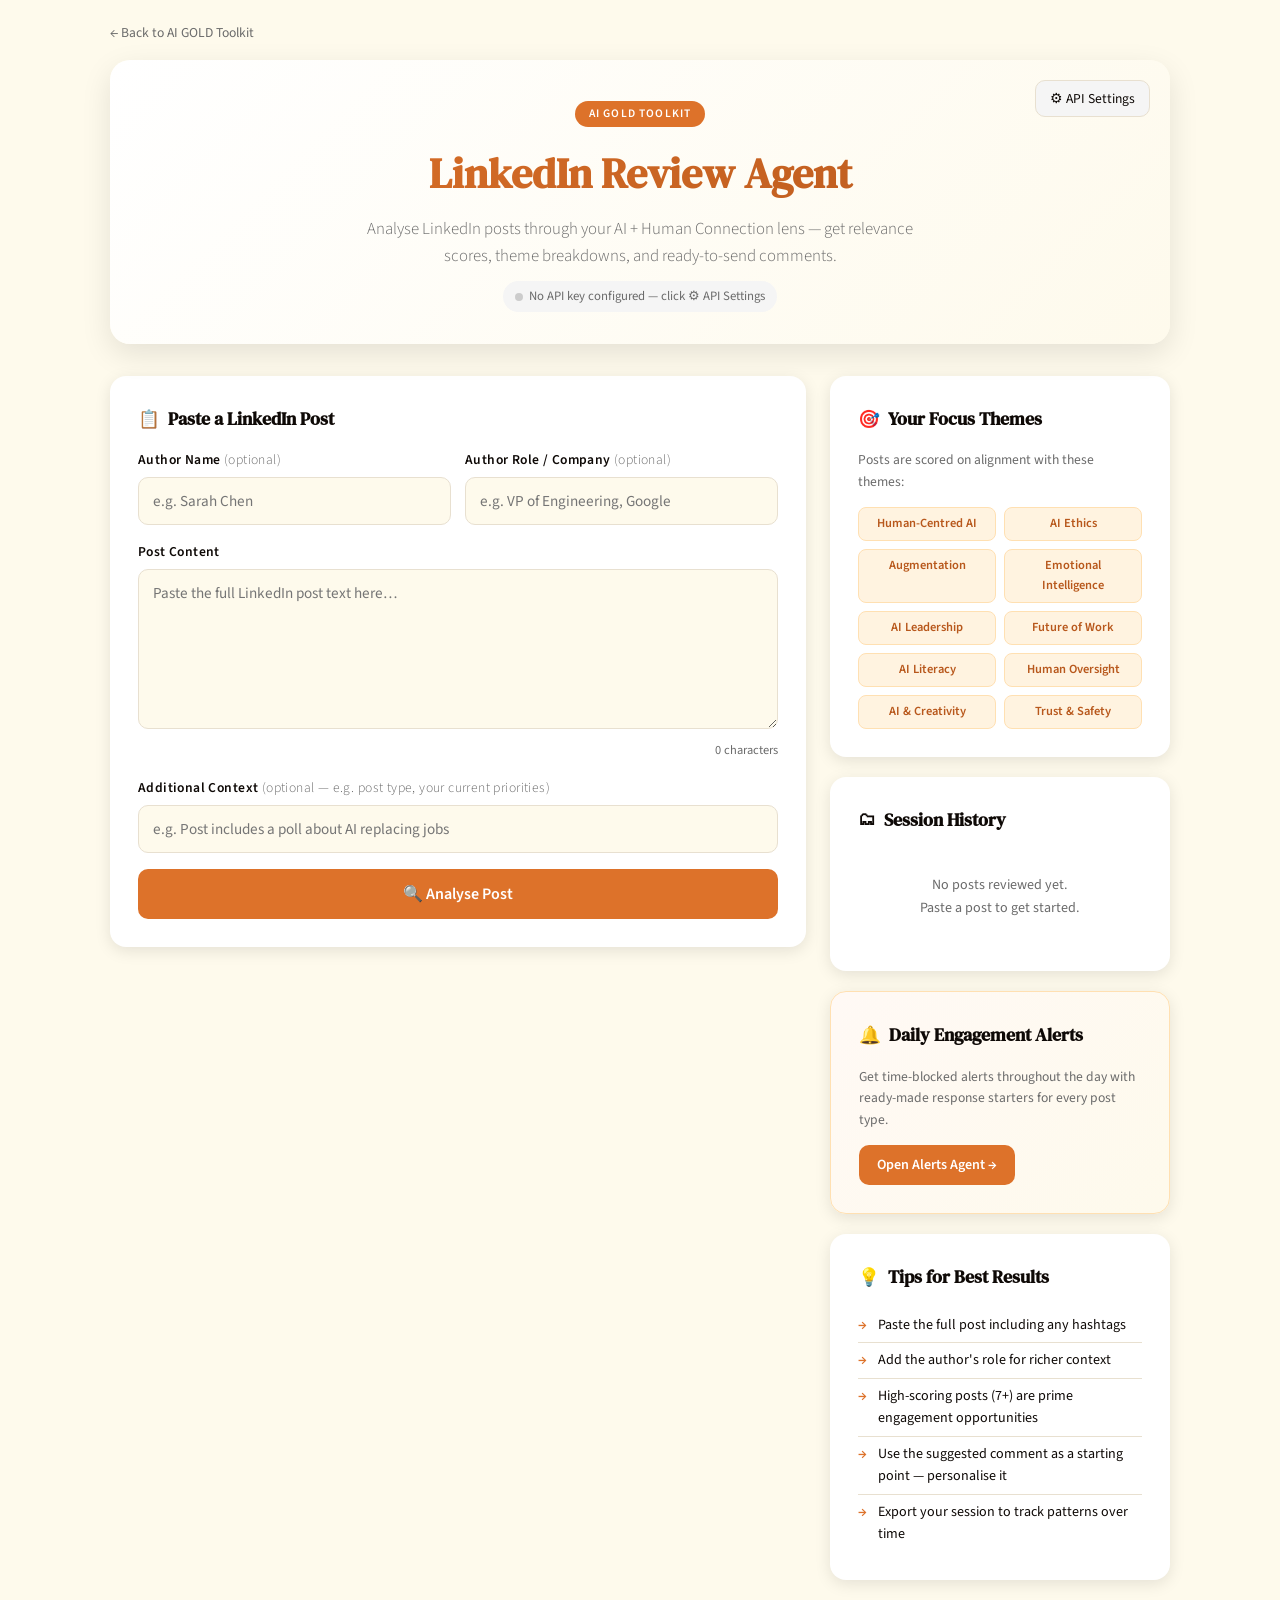
<file: linkedin-review-agent.html>
<!DOCTYPE html>
<html lang="en">
<head>
    <meta charset="UTF-8">
    <meta name="viewport" content="width=device-width, initial-scale=1.0">
    <title>LinkedIn AI + Human Connection Agent</title>
    <link href="https://fonts.googleapis.com/css2?family=DM+Serif+Text&family=Source+Sans+Pro:wght@300;400;600&display=swap" rel="stylesheet">
    <style>
        :root {
            --primary: #dd722a;
            --primary-dark: #b8581c;
            --black: #0e0906;
            --background: #fefaec;
            --white: #ffffff;
            --light-gray: #f5f5f5;
            --border: #e8e0d0;
            --shadow: rgba(14, 9, 6, 0.1);
            --success: #2e7d32;
            --success-bg: #e8f5e9;
            --warn: #e65100;
            --warn-bg: #fff3e0;
            --muted: #6b6b6b;
        }

        * { margin: 0; padding: 0; box-sizing: border-box; }

        body {
            font-family: 'Source Sans Pro', sans-serif;
            background: var(--background);
            color: var(--black);
            line-height: 1.6;
            min-height: 100vh;
        }

        .container { max-width: 1100px; margin: 0 auto; padding: 20px; }

        h1, h2, h3, h4 { font-family: 'DM Serif Text', serif; color: var(--black); }

        /* ─── Header ─── */
        .header {
            text-align: center;
            padding: 40px 30px 32px;
            background: linear-gradient(135deg, var(--white) 0%, var(--background) 100%);
            border-radius: 20px;
            margin-bottom: 32px;
            box-shadow: 0 10px 30px var(--shadow);
            position: relative;
        }

        .header-badge {
            display: inline-block;
            background: var(--primary);
            color: var(--white);
            font-size: 0.72rem;
            font-weight: 600;
            letter-spacing: 0.1em;
            text-transform: uppercase;
            padding: 4px 14px;
            border-radius: 20px;
            margin-bottom: 14px;
        }

        .header h1 {
            font-size: 2.6rem;
            background: linear-gradient(135deg, var(--primary), var(--primary-dark));
            -webkit-background-clip: text;
            -webkit-text-fill-color: transparent;
            background-clip: text;
            margin-bottom: 8px;
        }

        .header .subtitle {
            font-size: 1.05rem;
            color: var(--muted);
            font-weight: 300;
            max-width: 560px;
            margin: 0 auto;
        }

        .settings-btn {
            position: absolute;
            top: 20px;
            right: 20px;
            background: var(--light-gray);
            border: 1px solid var(--border);
            border-radius: 10px;
            padding: 8px 14px;
            font-size: 0.85rem;
            font-family: 'Source Sans Pro', sans-serif;
            cursor: pointer;
            color: var(--black);
            display: flex;
            align-items: center;
            gap: 6px;
            transition: all 0.2s;
        }

        .settings-btn:hover { background: var(--border); }

        .api-status {
            display: inline-flex;
            align-items: center;
            gap: 6px;
            font-size: 0.8rem;
            margin-top: 12px;
            padding: 5px 12px;
            border-radius: 20px;
            background: var(--light-gray);
            color: var(--muted);
        }

        .api-status.connected { background: var(--success-bg); color: var(--success); }

        .status-dot {
            width: 8px; height: 8px;
            border-radius: 50%;
            background: #ccc;
            flex-shrink: 0;
        }

        .status-dot.connected { background: var(--success); }

        /* ─── Layout ─── */
        .main-layout {
            display: grid;
            grid-template-columns: 1fr 340px;
            gap: 24px;
            align-items: start;
        }

        @media (max-width: 860px) {
            .main-layout { grid-template-columns: 1fr; }
            .header h1 { font-size: 2rem; }
        }

        /* ─── Cards ─── */
        .card {
            background: var(--white);
            border-radius: 16px;
            padding: 28px;
            box-shadow: 0 4px 16px var(--shadow);
            margin-bottom: 20px;
        }

        .card h3 {
            font-size: 1.15rem;
            margin-bottom: 16px;
            display: flex;
            align-items: center;
            gap: 8px;
        }

        .card h3 span.icon { font-size: 1.1rem; }

        /* ─── Input Area ─── */
        .input-group { margin-bottom: 16px; }

        label {
            display: block;
            font-size: 0.85rem;
            font-weight: 600;
            margin-bottom: 6px;
            color: var(--black);
            letter-spacing: 0.03em;
        }

        textarea, input[type="text"], input[type="password"], select {
            width: 100%;
            font-family: 'Source Sans Pro', sans-serif;
            font-size: 0.95rem;
            color: var(--black);
            background: var(--background);
            border: 1.5px solid var(--border);
            border-radius: 10px;
            padding: 12px 14px;
            transition: border-color 0.2s;
            resize: vertical;
        }

        textarea:focus, input:focus, select:focus {
            outline: none;
            border-color: var(--primary);
        }

        textarea { min-height: 160px; }

        .char-count {
            font-size: 0.78rem;
            color: var(--muted);
            text-align: right;
            margin-top: 4px;
        }

        .input-row {
            display: grid;
            grid-template-columns: 1fr 1fr;
            gap: 14px;
        }

        @media (max-width: 600px) { .input-row { grid-template-columns: 1fr; } }

        /* ─── Buttons ─── */
        .btn {
            font-family: 'Source Sans Pro', sans-serif;
            font-size: 0.95rem;
            font-weight: 600;
            border: none;
            border-radius: 10px;
            padding: 12px 22px;
            cursor: pointer;
            transition: all 0.2s;
            display: inline-flex;
            align-items: center;
            gap: 8px;
        }

        .btn-primary {
            background: var(--primary);
            color: var(--white);
            width: 100%;
            justify-content: center;
            font-size: 1rem;
            padding: 14px;
        }

        .btn-primary:hover:not(:disabled) { background: var(--primary-dark); transform: translateY(-1px); }
        .btn-primary:disabled { opacity: 0.55; cursor: not-allowed; transform: none; }

        .btn-secondary {
            background: var(--light-gray);
            color: var(--black);
            border: 1px solid var(--border);
        }

        .btn-secondary:hover { background: var(--border); }

        .btn-ghost {
            background: transparent;
            color: var(--primary);
            border: 1.5px solid var(--primary);
        }

        .btn-ghost:hover { background: var(--primary); color: var(--white); }

        .btn-row {
            display: flex;
            gap: 10px;
            margin-top: 12px;
            flex-wrap: wrap;
        }

        /* ─── Loading ─── */
        .loading-overlay {
            display: none;
            flex-direction: column;
            align-items: center;
            gap: 14px;
            padding: 32px;
            text-align: center;
        }

        .loading-overlay.active { display: flex; }

        .spinner {
            width: 40px; height: 40px;
            border: 3px solid var(--border);
            border-top-color: var(--primary);
            border-radius: 50%;
            animation: spin 0.8s linear infinite;
        }

        @keyframes spin { to { transform: rotate(360deg); } }

        .loading-text { color: var(--muted); font-size: 0.9rem; }

        /* ─── Analysis Output ─── */
        #analysis-output { display: none; }

        .score-row {
            display: flex;
            align-items: center;
            gap: 16px;
            margin-bottom: 20px;
            padding-bottom: 20px;
            border-bottom: 1px solid var(--border);
        }

        .score-circle {
            width: 72px; height: 72px;
            border-radius: 50%;
            display: flex;
            flex-direction: column;
            align-items: center;
            justify-content: center;
            flex-shrink: 0;
            font-family: 'DM Serif Text', serif;
        }

        .score-circle .score-num { font-size: 1.6rem; line-height: 1; }
        .score-circle .score-label { font-size: 0.65rem; font-family: 'Source Sans Pro', sans-serif; font-weight: 600; letter-spacing: 0.05em; text-transform: uppercase; }

        .score-high { background: var(--success-bg); color: var(--success); }
        .score-mid { background: #fff8e1; color: #f57f17; }
        .score-low { background: #fce4ec; color: #c62828; }

        .score-summary { flex: 1; }
        .score-summary .action-tag {
            display: inline-flex;
            align-items: center;
            gap: 6px;
            font-size: 0.82rem;
            font-weight: 600;
            letter-spacing: 0.04em;
            text-transform: uppercase;
            padding: 4px 12px;
            border-radius: 20px;
            margin-bottom: 6px;
        }

        .action-comment { background: #e3f2fd; color: #1565c0; }
        .action-share { background: #e8f5e9; color: #2e7d32; }
        .action-connect { background: #f3e5f5; color: #6a1b9a; }
        .action-save { background: #fff3e0; color: #e65100; }
        .action-skip { background: #f5f5f5; color: #616161; }

        .analysis-section { margin-bottom: 18px; }

        .analysis-section h4 {
            font-size: 0.78rem;
            letter-spacing: 0.08em;
            text-transform: uppercase;
            color: var(--muted);
            margin-bottom: 8px;
            font-family: 'Source Sans Pro', sans-serif;
            font-weight: 600;
        }

        .analysis-section p { font-size: 0.95rem; color: var(--black); }

        .theme-tags { display: flex; flex-wrap: wrap; gap: 6px; }

        .theme-tag {
            background: #fff3e0;
            color: var(--primary-dark);
            border: 1px solid #ffe0b2;
            font-size: 0.8rem;
            font-weight: 600;
            padding: 3px 10px;
            border-radius: 20px;
        }

        .comment-box {
            background: var(--background);
            border: 1.5px solid var(--border);
            border-left: 4px solid var(--primary);
            border-radius: 10px;
            padding: 14px 16px;
            font-size: 0.93rem;
            line-height: 1.6;
            position: relative;
        }

        .copy-btn {
            position: absolute;
            top: 8px;
            right: 8px;
            background: var(--white);
            border: 1px solid var(--border);
            border-radius: 6px;
            padding: 4px 10px;
            font-size: 0.75rem;
            font-family: 'Source Sans Pro', sans-serif;
            cursor: pointer;
            color: var(--muted);
            transition: all 0.2s;
        }

        .copy-btn:hover { background: var(--primary); color: var(--white); border-color: var(--primary); }
        .copy-btn.copied { background: var(--success); color: var(--white); border-color: var(--success); }

        /* ─── Sidebar History ─── */
        .history-empty {
            text-align: center;
            color: var(--muted);
            font-size: 0.88rem;
            padding: 24px 0;
        }

        .history-item {
            padding: 12px;
            border-radius: 10px;
            border: 1px solid var(--border);
            margin-bottom: 10px;
            cursor: pointer;
            transition: all 0.2s;
            background: var(--background);
        }

        .history-item:hover { border-color: var(--primary); background: #fff9f5; }

        .history-item .h-score {
            font-size: 0.78rem;
            font-weight: 600;
            float: right;
            padding: 2px 8px;
            border-radius: 10px;
        }

        .history-item .h-preview {
            font-size: 0.83rem;
            color: var(--black);
            margin-top: 2px;
            display: -webkit-box;
            -webkit-line-clamp: 2;
            -webkit-box-orient: vertical;
            overflow: hidden;
            line-height: 1.4;
        }

        .history-item .h-meta {
            font-size: 0.75rem;
            color: var(--muted);
            margin-top: 4px;
        }

        .history-actions {
            display: flex;
            gap: 8px;
            margin-top: 12px;
        }

        .history-actions .btn {
            font-size: 0.8rem;
            padding: 7px 12px;
            flex: 1;
            justify-content: center;
        }

        /* ─── Modal ─── */
        .modal-overlay {
            display: none;
            position: fixed;
            inset: 0;
            background: rgba(14, 9, 6, 0.5);
            z-index: 100;
            align-items: center;
            justify-content: center;
            padding: 20px;
        }

        .modal-overlay.active { display: flex; }

        .modal {
            background: var(--white);
            border-radius: 20px;
            padding: 36px;
            max-width: 480px;
            width: 100%;
            box-shadow: 0 20px 60px rgba(14, 9, 6, 0.2);
        }

        .modal h2 { margin-bottom: 8px; }

        .modal p { font-size: 0.9rem; color: var(--muted); margin-bottom: 24px; }

        .modal-footer {
            display: flex;
            gap: 10px;
            margin-top: 24px;
            justify-content: flex-end;
        }

        /* ─── Tips Section ─── */
        .tips-list { list-style: none; }

        .tips-list li {
            font-size: 0.88rem;
            color: var(--black);
            padding: 6px 0 6px 20px;
            position: relative;
            border-bottom: 1px solid var(--border);
        }

        .tips-list li:last-child { border-bottom: none; }

        .tips-list li::before {
            content: '→';
            position: absolute;
            left: 0;
            color: var(--primary);
            font-weight: 600;
        }

        /* ─── Toast ─── */
        .toast {
            position: fixed;
            bottom: 24px;
            right: 24px;
            background: var(--black);
            color: var(--white);
            padding: 12px 20px;
            border-radius: 10px;
            font-size: 0.9rem;
            opacity: 0;
            transform: translateY(10px);
            transition: all 0.3s;
            z-index: 200;
            pointer-events: none;
        }

        .toast.show { opacity: 1; transform: translateY(0); }

        /* ─── Focus Themes Info ─── */
        .focus-grid {
            display: grid;
            grid-template-columns: 1fr 1fr;
            gap: 8px;
        }

        .focus-chip {
            font-size: 0.78rem;
            background: #fff3e0;
            color: var(--primary-dark);
            border: 1px solid #ffe0b2;
            border-radius: 8px;
            padding: 6px 10px;
            text-align: center;
            font-weight: 600;
        }

        /* ─── Nav back ─── */
        .back-link {
            display: inline-flex;
            align-items: center;
            gap: 6px;
            color: var(--muted);
            font-size: 0.85rem;
            text-decoration: none;
            margin-bottom: 16px;
            transition: color 0.2s;
        }

        .back-link:hover { color: var(--primary); }

        hr { border: none; border-top: 1px solid var(--border); margin: 16px 0; }
    </style>
</head>
<body>

<div class="container">

    <a href="index.html" class="back-link">← Back to AI GOLD Toolkit</a>

    <!-- Header -->
    <div class="header">
        <button class="settings-btn" onclick="openSettings()">⚙ API Settings</button>
        <div class="header-badge">AI GOLD Toolkit</div>
        <h1>LinkedIn Review Agent</h1>
        <p class="subtitle">Analyse LinkedIn posts through your AI + Human Connection lens — get relevance scores, theme breakdowns, and ready-to-send comments.</p>
        <div class="api-status" id="api-status">
            <div class="status-dot" id="status-dot"></div>
            <span id="status-text">No API key configured</span>
        </div>
    </div>

    <div class="main-layout">

        <!-- ─── LEFT COLUMN ─── -->
        <div>

            <!-- Input Card -->
            <div class="card">
                <h3><span class="icon">📋</span> Paste a LinkedIn Post</h3>

                <div class="input-row">
                    <div class="input-group">
                        <label for="author-name">Author Name <span style="font-weight:300;color:var(--muted)">(optional)</span></label>
                        <input type="text" id="author-name" placeholder="e.g. Sarah Chen">
                    </div>
                    <div class="input-group">
                        <label for="author-role">Author Role / Company <span style="font-weight:300;color:var(--muted)">(optional)</span></label>
                        <input type="text" id="author-role" placeholder="e.g. VP of Engineering, Google">
                    </div>
                </div>

                <div class="input-group">
                    <label for="post-content">Post Content</label>
                    <textarea id="post-content" placeholder="Paste the full LinkedIn post text here…" oninput="updateCharCount()"></textarea>
                    <div class="char-count"><span id="char-count">0</span> characters</div>
                </div>

                <div class="input-group">
                    <label for="extra-context">Additional Context <span style="font-weight:300;color:var(--muted)">(optional — e.g. post type, your current priorities)</span></label>
                    <input type="text" id="extra-context" placeholder="e.g. Post includes a poll about AI replacing jobs">
                </div>

                <button class="btn btn-primary" id="analyze-btn" onclick="analyzePost()">
                    🔍 Analyse Post
                </button>
            </div>

            <!-- Loading -->
            <div class="loading-overlay" id="loading-overlay">
                <div class="spinner"></div>
                <div class="loading-text">Reviewing post through your AI + Human Connection lens…</div>
            </div>

            <!-- Analysis Output -->
            <div class="card" id="analysis-output">
                <h3><span class="icon">📊</span> Post Analysis</h3>

                <!-- Score Row -->
                <div class="score-row">
                    <div class="score-circle" id="score-circle">
                        <span class="score-num" id="score-num">—</span>
                        <span class="score-label">/ 10</span>
                    </div>
                    <div class="score-summary">
                        <div class="action-tag" id="action-tag">—</div>
                        <div id="score-headline" style="font-size:0.95rem;color:var(--black)"></div>
                    </div>
                </div>

                <!-- Themes -->
                <div class="analysis-section">
                    <h4>AI + Human Connection Themes Detected</h4>
                    <div class="theme-tags" id="theme-tags"></div>
                </div>

                <!-- Why it matters -->
                <div class="analysis-section">
                    <h4>Why This Matters For Your Focus</h4>
                    <p id="why-matters"></p>
                </div>

                <!-- Author perspective -->
                <div class="analysis-section">
                    <h4>Author's Perspective on AI & Humans</h4>
                    <p id="author-perspective"></p>
                </div>

                <!-- Engagement strategy -->
                <div class="analysis-section">
                    <h4>Engagement Strategy</h4>
                    <p id="engagement-strategy"></p>
                </div>

                <!-- Suggested comment -->
                <div class="analysis-section">
                    <h4>Suggested Comment</h4>
                    <div class="comment-box" id="comment-box">
                        <button class="copy-btn" onclick="copyComment()">Copy</button>
                        <div id="suggested-comment"></div>
                    </div>
                </div>

                <!-- Connection opportunity -->
                <div class="analysis-section" id="connection-section">
                    <h4>Connection Opportunity</h4>
                    <p id="connection-opportunity"></p>
                </div>

                <hr>
                <div class="btn-row">
                    <button class="btn btn-secondary" onclick="clearAnalysis()">✕ Clear</button>
                    <button class="btn btn-ghost" onclick="exportReview()">↓ Export Review</button>
                    <button class="btn btn-ghost" onclick="copyAllAnalysis()">⎘ Copy All</button>
                </div>
            </div>

        </div>

        <!-- ─── RIGHT COLUMN ─── -->
        <div>

            <!-- Focus Themes Reference -->
            <div class="card">
                <h3><span class="icon">🎯</span> Your Focus Themes</h3>
                <p style="font-size:0.85rem;color:var(--muted);margin-bottom:14px">Posts are scored on alignment with these themes:</p>
                <div class="focus-grid">
                    <div class="focus-chip">Human-Centred AI</div>
                    <div class="focus-chip">AI Ethics</div>
                    <div class="focus-chip">Augmentation</div>
                    <div class="focus-chip">Emotional Intelligence</div>
                    <div class="focus-chip">AI Leadership</div>
                    <div class="focus-chip">Future of Work</div>
                    <div class="focus-chip">AI Literacy</div>
                    <div class="focus-chip">Human Oversight</div>
                    <div class="focus-chip">AI & Creativity</div>
                    <div class="focus-chip">Trust & Safety</div>
                </div>
            </div>

            <!-- Session History -->
            <div class="card">
                <h3><span class="icon">🗂</span> Session History</h3>
                <div id="history-list">
                    <div class="history-empty">No posts reviewed yet.<br>Paste a post to get started.</div>
                </div>
                <div class="history-actions" id="history-actions" style="display:none">
                    <button class="btn btn-secondary" onclick="clearHistory()">Clear History</button>
                    <button class="btn btn-ghost" onclick="exportHistory()">Export All</button>
                </div>
            </div>

            <!-- Daily Alerts link -->
            <a href="daily-alerts-agent.html" style="text-decoration:none;color:inherit;display:block">
                <div class="card" style="background:linear-gradient(135deg,#fff9f5,#fefaec);border:1.5px solid #ffe0b2;cursor:pointer">
                    <h3><span class="icon">🔔</span> Daily Engagement Alerts</h3>
                    <p style="font-size:0.85rem;color:var(--muted);margin-bottom:14px">Get time-blocked alerts throughout the day with ready-made response starters for every post type.</p>
                    <span style="display:inline-block;background:var(--primary);color:white;text-decoration:none;padding:9px 18px;border-radius:10px;font-weight:600;font-size:0.88rem">Open Alerts Agent →</span>
                </div>
            </a>

            <!-- Tips -->
            <div class="card">
                <h3><span class="icon">💡</span> Tips for Best Results</h3>
                <ul class="tips-list">
                    <li>Paste the full post including any hashtags</li>
                    <li>Add the author's role for richer context</li>
                    <li>High-scoring posts (7+) are prime engagement opportunities</li>
                    <li>Use the suggested comment as a starting point — personalise it</li>
                    <li>Export your session to track patterns over time</li>
                </ul>
            </div>

        </div>
    </div>

</div>

<!-- ─── Settings Modal ─── -->
<div class="modal-overlay" id="settings-modal">
    <div class="modal">
        <h2>API Settings</h2>
        <p>Your Anthropic API key is stored only in your browser's local storage and is never sent anywhere except the Anthropic API.</p>

        <div class="input-group">
            <label for="api-key-input">Anthropic API Key</label>
            <input type="password" id="api-key-input" placeholder="sk-ant-…">
        </div>

        <div class="input-group" style="margin-top:16px">
            <label for="model-select">Model</label>
            <select id="model-select">
                <option value="claude-sonnet-4-6">Claude Sonnet 4.6 (Recommended — most thorough)</option>
                <option value="claude-haiku-4-5-20251001">Claude Haiku 4.5 (Fastest — great for bulk review)</option>
            </select>
        </div>

        <div class="modal-footer">
            <button class="btn btn-secondary" onclick="closeSettings()">Cancel</button>
            <button class="btn btn-primary" style="width:auto" onclick="saveSettings()">Save Settings</button>
        </div>
    </div>
</div>

<!-- Toast -->
<div class="toast" id="toast"></div>

<script>
// ─── State ───────────────────────────────────────────────────
let sessionHistory = [];
let currentAnalysis = null;

// ─── Init ────────────────────────────────────────────────────
document.addEventListener('DOMContentLoaded', () => {
    updateApiStatus();
    const savedModel = localStorage.getItem('ag_model');
    if (savedModel) document.getElementById('model-select').value = savedModel;
});

// ─── Char count ──────────────────────────────────────────────
function updateCharCount() {
    const len = document.getElementById('post-content').value.length;
    document.getElementById('char-count').textContent = len.toLocaleString();
}

// ─── Settings ────────────────────────────────────────────────
function openSettings() {
    const key = localStorage.getItem('ag_api_key') || '';
    document.getElementById('api-key-input').value = key;
    const model = localStorage.getItem('ag_model') || 'claude-sonnet-4-6';
    document.getElementById('model-select').value = model;
    document.getElementById('settings-modal').classList.add('active');
}

function closeSettings() {
    document.getElementById('settings-modal').classList.remove('active');
}

function saveSettings() {
    const key = document.getElementById('api-key-input').value.trim();
    const model = document.getElementById('model-select').value;
    if (key) localStorage.setItem('ag_api_key', key);
    else localStorage.removeItem('ag_api_key');
    localStorage.setItem('ag_model', model);
    closeSettings();
    updateApiStatus();
    showToast('Settings saved');
}

function updateApiStatus() {
    const key = localStorage.getItem('ag_api_key');
    const dot = document.getElementById('status-dot');
    const text = document.getElementById('status-text');
    const status = document.getElementById('api-status');
    if (key && key.startsWith('sk-ant')) {
        dot.className = 'status-dot connected';
        text.textContent = 'API key configured';
        status.className = 'api-status connected';
    } else {
        dot.className = 'status-dot';
        text.textContent = 'No API key configured — click ⚙ API Settings';
        status.className = 'api-status';
    }
}

// ─── Main Analysis ────────────────────────────────────────────
async function analyzePost() {
    const postText = document.getElementById('post-content').value.trim();
    if (!postText) { showToast('Please paste a LinkedIn post first'); return; }

    const apiKey = localStorage.getItem('ag_api_key');
    if (!apiKey) { openSettings(); showToast('Please add your API key first'); return; }

    const model = localStorage.getItem('ag_model') || 'claude-sonnet-4-6';
    const authorName = document.getElementById('author-name').value.trim();
    const authorRole = document.getElementById('author-role').value.trim();
    const extraContext = document.getElementById('extra-context').value.trim();

    // Show loading
    document.getElementById('loading-overlay').classList.add('active');
    document.getElementById('analysis-output').style.display = 'none';
    document.getElementById('analyze-btn').disabled = true;

    const systemPrompt = `You are writing LinkedIn comments on behalf of Elaine Gold, founder of Elaine Gold Consulting. Elaine works at the intersection of AI and human connection — specifically helping SME leaders get real ROI from AI tools their teams are not using, and helping solopreneurs cut through the noise to find a system that actually works for them.

ELAINE'S VOICE AND TONE
Write exactly as Elaine writes. Her voice is:
- Direct, warm, and grounded. She thinks out loud. No performance of expertise.
- Conversational — not polished content-writer prose.
- Short sentences. Short paragraphs. Active voice.
- British English throughout (organisation not organization, recognise not recognize, colour not color, etc.)
- Personal — uses "I" naturally, references real conversations and observations she has had.
- Acknowledges complexity without dramatising it.
- No exclamation marks in professional content.
- Ends with a genuine, specific question that opens real dialogue — not a rhetorical flourish.

HER TYPICAL PATTERN
She names what she is observing from real experience, cuts to the actual issue underneath the surface topic, then asks a specific question. Short. Grounded. She does not summarise the post back at the author — she adds something.

Example of her voice (newsletter):
"This week I keep hearing two questions. From solopreneurs: I have ChatGPT, Copilot, and three other tools open. Which one do I actually use? From SME leaders: The adoption numbers look fine on paper. But I have no real idea what my team is actually doing with AI. Both are confidence problems, not technology problems."

HER TWO AUDIENCES
1. SME leaders — wasted AI investment, teams not using Copilot or similar tools, no visible ROI. This is a people and confidence problem, not a technology problem.
2. Solopreneurs — overwhelmed by too many tools, no clear starting point, spending time on AI instead of saving it.
When the post speaks to one of these audiences, the comment should name their real situation specifically.

FORBIDDEN WORDS — never use any of these under any circumstances:
delve, tapestry, multifaceted, pivotal, intricate, robust, vibrant, meticulous, nuanced, leverage, foster, navigate, underscore, showcase, ensure, realm, garner, bolster, enduring, elevate, unwavering, testament, journey, landscape, ecosystem, paradigm, pivot, harness, crucial, vital, unlock, unleash, game-changer, transformative, cutting-edge, innovative, seamless, holistic, comprehensive, dynamic, embrace, embark, dive into, supercharge, redefine, sit with, landed, if you lead a team, in today's world, rapidly evolving, ever-changing

FORBIDDEN STRUCTURES — never use:
- "It's not X, it's Y" or "Not just X, but Y" constructions
- Bullet points or lists inside the comment
- Adjective triads (e.g. "creative, thoughtful, and deeply considered")
- Vague positive conclusions ("Despite challenges, the future looks bright")
- Sycophantic openers ("Great post!", "Such an important point!", "This is so insightful!")
- Transition words: Furthermore, Moreover, Additionally, Interestingly, In conclusion, Ultimately, In summary
- Hedge phrases: "It's worth noting that...", "It's important to remember that...", "It should be noted..."
- More than one em dash per comment
- Any hype language about AI potential

When reviewing a LinkedIn post, return ONLY a valid JSON object with exactly this structure (no markdown, no explanation):
{
  "relevanceScore": <integer 1-10>,
  "scoreSummary": "<one sentence on why this score>",
  "themes": ["<theme1>", "<theme2>", "<theme3>"],
  "recommendedAction": "<one of: Comment, Share, Connect, Save for Later, Skip>",
  "actionRationale": "<1-2 sentences on why this action>",
  "whyItMatters": "<2-3 sentences on why this post matters to Elaine's work and audiences>",
  "authorPerspective": "<2-3 sentences analysing the author's actual stance — be specific, not generic>",
  "engagementStrategy": "<2-3 sentences on how Elaine should engage to add something real, not just affirm>",
  "suggestedComment": "<a LinkedIn comment written in Elaine's exact voice — 3-5 short sentences, direct and warm, grounded in real experience, British English, no exclamation marks, ends with a specific genuine question>",
  "connectionOpportunity": "<1-2 sentences on whether to connect with this author and a specific reason why>"
}`;

    const userPrompt = buildUserPrompt(postText, authorName, authorRole, extraContext);

    try {
        const response = await fetch('https://api.anthropic.com/v1/messages', {
            method: 'POST',
            headers: {
                'Content-Type': 'application/json',
                'x-api-key': apiKey,
                'anthropic-version': '2023-06-01',
                'anthropic-dangerous-direct-browser-access': 'true'
            },
            body: JSON.stringify({
                model: model,
                max_tokens: 1024,
                system: systemPrompt,
                messages: [{ role: 'user', content: userPrompt }]
            })
        });

        if (!response.ok) {
            const err = await response.json();
            throw new Error(err.error?.message || `HTTP ${response.status}`);
        }

        const data = await response.json();
        const rawText = data.content[0].text.trim();

        // Parse JSON (strip markdown fences if present)
        const jsonText = rawText.replace(/^```json\s*/i, '').replace(/^```\s*/i, '').replace(/\s*```$/, '');
        const analysis = JSON.parse(jsonText);

        currentAnalysis = {
            analysis,
            postText,
            authorName,
            authorRole,
            timestamp: new Date()
        };

        renderAnalysis(analysis);
        addToHistory(currentAnalysis);

    } catch (err) {
        showToast('Error: ' + err.message);
        console.error(err);
    } finally {
        document.getElementById('loading-overlay').classList.remove('active');
        document.getElementById('analyze-btn').disabled = false;
    }
}

function buildUserPrompt(postText, authorName, authorRole, extraContext) {
    let prompt = 'Please analyse the following LinkedIn post:\n\n';
    if (authorName) prompt += `Author: ${authorName}`;
    if (authorRole) prompt += ` — ${authorRole}`;
    if (authorName || authorRole) prompt += '\n\n';
    prompt += `Post:\n"${postText}"`;
    if (extraContext) prompt += `\n\nAdditional context: ${extraContext}`;
    return prompt;
}

// ─── Render Analysis ─────────────────────────────────────────
function renderAnalysis(a) {
    const score = a.relevanceScore;

    // Score circle
    const circle = document.getElementById('score-circle');
    document.getElementById('score-num').textContent = score;
    circle.className = 'score-circle ' +
        (score >= 7 ? 'score-high' : score >= 4 ? 'score-mid' : 'score-low');

    // Score headline
    document.getElementById('score-headline').textContent = a.scoreSummary || '';

    // Action tag
    const actionTag = document.getElementById('action-tag');
    actionTag.textContent = (actionIcon(a.recommendedAction) + ' ' + a.recommendedAction).trim();
    actionTag.className = 'action-tag ' + actionClass(a.recommendedAction);

    // Themes
    const tagsEl = document.getElementById('theme-tags');
    tagsEl.innerHTML = (a.themes || []).map(t => `<span class="theme-tag">${t}</span>`).join('');

    // Text sections
    document.getElementById('why-matters').textContent = a.whyItMatters || '';
    document.getElementById('author-perspective').textContent = a.authorPerspective || '';
    document.getElementById('engagement-strategy').textContent =
        (a.engagementStrategy || '') + (a.actionRationale ? '\n\n' + a.actionRationale : '');
    document.getElementById('suggested-comment').textContent = a.suggestedComment || '';

    // Connection opportunity
    const connOpp = a.connectionOpportunity || '';
    document.getElementById('connection-opportunity').textContent = connOpp;
    document.getElementById('connection-section').style.display = connOpp ? '' : 'none';

    // Show output
    document.getElementById('analysis-output').style.display = 'block';
    document.getElementById('analysis-output').scrollIntoView({ behavior: 'smooth', block: 'start' });
}

function actionIcon(action) {
    const icons = { 'Comment': '💬', 'Share': '🔁', 'Connect': '🤝', 'Save for Later': '🔖', 'Skip': '⏭' };
    return icons[action] || '';
}

function actionClass(action) {
    const classes = {
        'Comment': 'action-comment',
        'Share': 'action-share',
        'Connect': 'action-connect',
        'Save for Later': 'action-save',
        'Skip': 'action-skip'
    };
    return classes[action] || 'action-skip';
}

// ─── Copy & Export ────────────────────────────────────────────
function copyComment() {
    const text = document.getElementById('suggested-comment').textContent;
    navigator.clipboard.writeText(text).then(() => {
        const btn = document.querySelector('.copy-btn');
        btn.textContent = 'Copied!';
        btn.classList.add('copied');
        setTimeout(() => { btn.textContent = 'Copy'; btn.classList.remove('copied'); }, 2000);
    });
}

function copyAllAnalysis() {
    if (!currentAnalysis) return;
    const a = currentAnalysis.analysis;
    const text = formatAnalysisAsText(currentAnalysis);
    navigator.clipboard.writeText(text).then(() => showToast('Analysis copied to clipboard'));
}

function exportReview() {
    if (!currentAnalysis) return;
    const text = formatAnalysisAsText(currentAnalysis);
    downloadText(text, `linkedin-review-${Date.now()}.txt`);
}

function formatAnalysisAsText(entry) {
    const { analysis: a, postText, authorName, authorRole, timestamp } = entry;
    const ts = timestamp ? new Date(timestamp).toLocaleString() : '';
    let out = `LinkedIn Post Review — AI + Human Connection Agent\n`;
    out += `${'─'.repeat(50)}\n`;
    if (ts) out += `Date: ${ts}\n`;
    if (authorName) out += `Author: ${authorName}${authorRole ? ' — ' + authorRole : ''}\n`;
    out += `\nPOST:\n${postText}\n\n`;
    out += `${'─'.repeat(50)}\n`;
    out += `RELEVANCE SCORE: ${a.relevanceScore}/10\n`;
    out += `${a.scoreSummary}\n\n`;
    out += `RECOMMENDED ACTION: ${a.recommendedAction}\n`;
    out += `${a.actionRationale}\n\n`;
    out += `THEMES DETECTED:\n${(a.themes || []).map(t => '• ' + t).join('\n')}\n\n`;
    out += `WHY IT MATTERS:\n${a.whyItMatters}\n\n`;
    out += `AUTHOR'S PERSPECTIVE:\n${a.authorPerspective}\n\n`;
    out += `ENGAGEMENT STRATEGY:\n${a.engagementStrategy}\n\n`;
    out += `SUGGESTED COMMENT:\n${a.suggestedComment}\n\n`;
    if (a.connectionOpportunity) out += `CONNECTION OPPORTUNITY:\n${a.connectionOpportunity}\n`;
    return out;
}

function downloadText(text, filename) {
    const blob = new Blob([text], { type: 'text/plain' });
    const url = URL.createObjectURL(blob);
    const a = document.createElement('a');
    a.href = url;
    a.download = filename;
    a.click();
    URL.revokeObjectURL(url);
}

// ─── History ─────────────────────────────────────────────────
function addToHistory(entry) {
    sessionHistory.unshift(entry);
    renderHistory();
}

function renderHistory() {
    const list = document.getElementById('history-list');
    const actions = document.getElementById('history-actions');

    if (sessionHistory.length === 0) {
        list.innerHTML = '<div class="history-empty">No posts reviewed yet.<br>Paste a post to get started.</div>';
        actions.style.display = 'none';
        return;
    }

    actions.style.display = 'flex';
    list.innerHTML = sessionHistory.map((entry, i) => {
        const a = entry.analysis;
        const score = a.relevanceScore;
        const scoreClass = score >= 7 ? 'score-high' : score >= 4 ? 'score-mid' : 'score-low';
        const preview = entry.postText.slice(0, 100).replace(/\n/g, ' ');
        const meta = entry.authorName ? entry.authorName + (entry.authorRole ? ' · ' + entry.authorRole : '') : '';
        return `
            <div class="history-item" onclick="loadFromHistory(${i})">
                <span class="h-score score-circle ${scoreClass}" style="width:28px;height:28px;font-size:0.8rem;font-family:'Source Sans Pro',sans-serif;font-weight:600;float:right;border-radius:50%;display:inline-flex;align-items:center;justify-content:center">${score}</span>
                ${meta ? `<div style="font-size:0.8rem;font-weight:600;color:var(--primary)">${meta}</div>` : ''}
                <div class="h-preview">${preview}…</div>
                <div class="h-meta">${actionIcon(a.recommendedAction)} ${a.recommendedAction} · ${new Date(entry.timestamp).toLocaleTimeString([], {hour:'2-digit',minute:'2-digit'})}</div>
            </div>
        `;
    }).join('');
}

function loadFromHistory(i) {
    const entry = sessionHistory[i];
    document.getElementById('post-content').value = entry.postText;
    document.getElementById('author-name').value = entry.authorName || '';
    document.getElementById('author-role').value = entry.authorRole || '';
    updateCharCount();
    currentAnalysis = entry;
    renderAnalysis(entry.analysis);
}

function clearHistory() {
    sessionHistory = [];
    currentAnalysis = null;
    renderHistory();
    document.getElementById('analysis-output').style.display = 'none';
    showToast('History cleared');
}

function exportHistory() {
    if (!sessionHistory.length) return;
    const text = sessionHistory.map((entry, i) =>
        `${'═'.repeat(60)}\nREVIEW ${i + 1} of ${sessionHistory.length}\n${'═'.repeat(60)}\n` +
        formatAnalysisAsText(entry)
    ).join('\n\n');
    downloadText(text, `linkedin-reviews-session-${Date.now()}.txt`);
    showToast('Session exported');
}

// ─── Clear ────────────────────────────────────────────────────
function clearAnalysis() {
    document.getElementById('post-content').value = '';
    document.getElementById('author-name').value = '';
    document.getElementById('author-role').value = '';
    document.getElementById('extra-context').value = '';
    document.getElementById('char-count').textContent = '0';
    document.getElementById('analysis-output').style.display = 'none';
    currentAnalysis = null;
}

// ─── Toast ────────────────────────────────────────────────────
function showToast(msg) {
    const t = document.getElementById('toast');
    t.textContent = msg;
    t.classList.add('show');
    setTimeout(() => t.classList.remove('show'), 2800);
}

// ─── Close modal on overlay click ────────────────────────────
document.getElementById('settings-modal').addEventListener('click', function(e) {
    if (e.target === this) closeSettings();
});
</script>

</body>
</html>
</file>
<file: santas-workshop/css/styles.css>
/* =========================================================
   SANTA'S WORKSHOP: LOOK AND FEEL
   Colours are set in js/settings.js, not here.
   ========================================================= */

:root {
  --skyTop: #16325c; --skyBottom: #3d6db3; --snow: #fff; --red: #d93b3b; --green: #2e9b5a;
  --gold: #f7c548; --cream: #fff8e8; --wood: #9b6a43; --woodDark: #6e4527; --text: #2a2a3c;
  --teal: #5cc3c8; --soft: #ffe7ec;
  --radius: 22px;
  --font: ui-rounded, "Arial Rounded MT Bold", "Nunito", "Trebuchet MS", "Segoe UI", system-ui, sans-serif;
}

* { box-sizing: border-box; }

html, body { margin: 0; min-height: 100%; }

body {
  font-family: var(--font);
  color: var(--text);
  background: linear-gradient(var(--skyTop), var(--skyBottom) 70%, #dfeaf7 100%) fixed;
  min-height: 100vh;
  -webkit-tap-highlight-color: transparent;
  overflow-x: hidden;
}

/* snowy ground */
body::after {
  content: "";
  position: fixed; left: -10%; right: -10%; bottom: -60px; height: 140px;
  background: var(--snow);
  border-radius: 50% 50% 0 0;
  z-index: 0;
  pointer-events: none;
}

button { font-family: inherit; color: inherit; cursor: pointer; }
button:focus-visible { outline: 4px solid var(--gold); outline-offset: 3px; }

h1, h2, h3 { margin: 0.2em 0; line-height: 1.15; }
h1 { font-size: clamp(2.2rem, 7vw, 3.6rem); color: var(--red); }
h2 { font-size: clamp(1.5rem, 4.5vw, 2.2rem); }
h3 { font-size: 1.25rem; }
p  { margin: 0.4em 0; }
.big { font-size: clamp(1.2rem, 3.5vw, 1.6rem); }
.muted { opacity: .7; font-size: 1.05rem; }
.small-note { font-size: 1rem; opacity: .8; text-align: center; }

/* ---------- falling snow ---------- */
#snow { position: fixed; inset: 0; pointer-events: none; z-index: 1; overflow: hidden; }
.flake {
  position: absolute; top: -30px; color: #fff;
  animation-name: fall, sway;
  animation-timing-function: linear, ease-in-out;
  animation-iteration-count: infinite, infinite;
  animation-direction: normal, alternate;
}
@keyframes fall { to { transform: translateY(110vh); } }
@keyframes sway { from { margin-left: -12px; } to { margin-left: 12px; } }

/* ---------- screen frame ---------- */
#app {
  position: relative; z-index: 2;
  max-width: 980px; margin: 0 auto;
  padding: 10px 16px 120px;
}

.card {
  background: var(--cream);
  border-radius: var(--radius);
  padding: clamp(16px, 3vw, 28px);
  box-shadow: 0 8px 0 rgba(0,0,0,.12), 0 14px 30px rgba(0,0,0,.18);
}
.center { text-align: center; }

/* ---------- buttons ---------- */
.btn {
  border: 0; border-radius: 999px;
  font-size: clamp(1.25rem, 3.6vw, 1.6rem); font-weight: 800;
  padding: 16px 30px; min-height: 64px;
  box-shadow: 0 6px 0 rgba(0,0,0,.2);
  transition: transform .1s;
}
.btn:active { transform: translateY(4px); box-shadow: 0 2px 0 rgba(0,0,0,.2); }
.btn-go { background: var(--green); color: #fff; }
.btn-soft { background: #fff; color: var(--text); border: 3px solid #d8d2c4; }

.pill {
  position: relative; overflow: hidden;
  border: 0; border-radius: 999px; background: rgba(255,255,255,.92);
  font-size: 1.05rem; font-weight: 700; padding: 10px 16px; min-height: 48px;
  box-shadow: 0 3px 0 rgba(0,0,0,.15);
}

/* ---------- top bar ---------- */
.topbar { display: flex; justify-content: space-between; align-items: center; gap: 8px; margin-bottom: 4px; }
.topbar-right { display: flex; gap: 8px; }
.hold .hold-fill {
  position: absolute; left: 0; bottom: 0; height: 5px; width: 0;
  background: var(--teal); transition: width 0s;
}
.hold.holding .hold-fill { width: 100%; transition: width 1.2s linear; }
.hold { user-select: none; -webkit-user-select: none; touch-action: none; }

/* ---------- twinkly lights ---------- */
.lights { display: flex; justify-content: space-between; padding: 6px 4px 14px; position: relative; }
.lights::before {
  content: ""; position: absolute; left: 0; right: 0; top: 6px; height: 14px;
  border-bottom: 3px solid #1f3a2a; border-radius: 0 0 50% 50%;
}
.bulb {
  position: relative; width: 16px; height: 22px; margin-top: 14px;
  background: var(--c); border-radius: 50% 50% 50% 50% / 60% 60% 40% 40%;
  box-shadow: 0 0 12px var(--c);
  animation: twinkle 1.6s ease-in-out infinite alternate;
}
@keyframes twinkle { from { opacity: .45; box-shadow: 0 0 2px var(--c); } to { opacity: 1; box-shadow: 0 0 16px var(--c); } }

/* ---------- elves ---------- */
.elf-svg { width: 100%; height: 100%; display: block; }
.elf-pair { display: flex; justify-content: center; gap: 10px; }
.elf-pair .elf-svg { width: 110px; height: 140px; }
.elf-solo { width: 110px; height: 140px; margin: 0 auto; }
.hop { animation: hop .6s ease 2; }
@keyframes hop { 50% { transform: translateY(-16px) rotate(-4deg); } }

/* ---------- start screen ---------- */
.start-card { text-align: center; color: #fff; padding-top: 4vh; }
.start-card h1 { color: #fff; text-shadow: 0 4px 0 var(--red), 0 8px 20px rgba(0,0,0,.4); }
.start-card .elf-pair .elf-svg { width: 130px; height: 165px; animation: hop 2.4s ease-in-out infinite; }
.start-card .elf-pair .elf-svg:last-child { animation-delay: 1.2s; }
.start-card .btn { margin: 22px 0 12px; font-size: 1.8rem; padding: 20px 46px; }
.credit { font-size: 1.05rem; opacity: .9; }

/* ---------- level picker ---------- */
.level-row { display: flex; flex-wrap: wrap; gap: 14px; justify-content: center; margin-top: 16px; }
.level-btn {
  display: flex; flex-direction: column; align-items: center; gap: 4px;
  background: #fff; border: 4px solid var(--teal); border-radius: var(--radius);
  min-width: 170px; padding: 18px;
}
.level-icon { font-size: 1.6rem; }
.level-name { font-size: 1.7rem; }
.level-label { font-size: 1rem; font-weight: 600; opacity: .75; }
.level-btn.small { min-width: 130px; font-size: 1.15rem; padding: 12px; }
.level-btn.chosen { background: var(--teal); color: #fff; }
.level-btn.chosen .level-label { opacity: 1; }

/* ---------- map ---------- */
.map-title { color: #fff; text-align: center; text-shadow: 0 3px 8px rgba(0,0,0,.35); }
.map-help { color: #fff; text-align: center; font-size: 1.2rem; }
.level-chip { display: inline-block; background: rgba(255,255,255,.2); border-radius: 999px; padding: 2px 12px; margin-left: 6px; }

.rooms { display: grid; grid-template-columns: repeat(2, 1fr); gap: 18px; margin: 18px 0; }
.room {
  position: relative; display: flex; flex-direction: column; align-items: center; gap: 6px;
  background: var(--cream); border: 0; border-radius: 16px 16px var(--radius) var(--radius);
  padding: 46px 12px 18px; margin-top: 34px; min-height: 210px;
  box-shadow: 0 8px 0 rgba(0,0,0,.14);
  transition: transform .15s;
}
.room:not(.locked):hover { transform: translateY(-4px); }
.room-roof {
  position: absolute; left: -8px; right: -8px; top: -34px; height: 60px;
  background: var(--red); clip-path: polygon(50% 0, 100% 100%, 0 100%);
}
.room-roof::after { /* snow on the roof */
  content: ""; position: absolute; left: 30%; right: 30%; top: 0; height: 22px;
  background: #fff; clip-path: polygon(50% 0, 100% 100%, 0 100%);
}
.room-decoration .room-roof { background: var(--green); }
.room-letters .room-roof    { background: #7b5bc4; }
.room-stable .room-roof     { background: var(--woodDark); }
.room-emoji { font-size: 3.4rem; }
.room-name  { font-size: clamp(1.15rem, 3.4vw, 1.5rem); font-weight: 800; text-align: center; }
.room-blurb { font-size: 1.05rem; opacity: .8; text-align: center; }
.status { margin-top: 4px; font-weight: 800; border-radius: 999px; padding: 8px 16px; font-size: 1.05rem; text-align: center; }
.status.go { background: var(--green); color: #fff; }
.status.done { background: var(--gold); }
.status.building { background: #eee6d6; font-weight: 600; font-size: .95rem; }
.room.locked .room-emoji { filter: grayscale(.6); opacity: .7; }
.room.is-done { outline: 5px solid var(--gold); }
.wobble { animation: wobble .5s; }
@keyframes wobble { 25% { transform: rotate(-2deg); } 75% { transform: rotate(2deg); } }

.finale-btn { display: block; margin: 0 auto 18px; background: var(--red); animation: hop 1.6s ease-in-out infinite; }

/* ---------- sleigh progress ---------- */
.sleigh-box {
  display: flex; align-items: center; gap: 14px;
  background: rgba(255,255,255,.95); border-radius: var(--radius); padding: 14px 18px;
  box-shadow: 0 6px 0 rgba(0,0,0,.12);
}
.sleigh-pic { width: 120px; flex: none; }
.sleigh-svg { width: 100%; display: block; }
.count-badge { background: var(--gold); border-radius: 999px; padding: 2px 10px; font-size: 1rem; }
.sleigh-toys { font-size: 1.7rem; line-height: 1.4; word-break: break-all; }
.more { font-size: 1rem; font-weight: 800; margin-left: 6px; }

/* ---------- a room ---------- */
.screen-scene::before { /* the workshop's wooden wall behind the puzzle */
  content: ""; position: fixed; inset: 0; z-index: -1;
  background:
    repeating-linear-gradient(90deg, rgba(0,0,0,.06) 0 2px, transparent 2px 90px),
    linear-gradient(var(--wood), var(--woodDark));
}
.scene-head { display: flex; flex-wrap: wrap; justify-content: space-between; align-items: center; gap: 8px; color: #fff; }
.scene-head h2 { text-shadow: 0 3px 6px rgba(0,0,0,.35); }
.intro { color: #fff; font-size: 1.2rem; background: rgba(0,0,0,.18); border-radius: 14px; padding: 8px 14px; }
.stars { font-size: 1.8rem; display: flex; gap: 2px; }
.star { color: #fff; }
.star.pop { animation: pop .6s; display: inline-block; }
@keyframes pop { 50% { transform: scale(1.8) rotate(20deg); } }

.puzzle { position: relative; overflow: hidden; margin-top: 10px; }
.puzzle-top { display: flex; align-items: flex-start; gap: 12px; }
.elf-helper { width: 86px; height: 112px; flex: none; }
.bubble {
  position: relative; flex: 1; background: #fff; border-radius: 18px; padding: 14px 16px;
  border: 3px solid #eadfc8;
}
.bubble::before {
  content: ""; position: absolute; left: -14px; top: 26px;
  border: 10px solid transparent; border-right-color: #eadfc8; border-left: 0;
  border-width: 10px 14px 10px 0;
}
.prompt { font-size: clamp(1.35rem, 4vw, 1.85rem); font-weight: 800; line-height: 1.3; }
.prompt .word { color: var(--red); font-size: 1.15em; }
.read-btn { margin-top: 6px; background: var(--soft); font-size: 1rem; }

.visual { margin: 18px 0 8px; }

.toy { display: inline-flex; align-items: center; justify-content: center; font-size: clamp(2rem, 6.5vw, 2.8rem); line-height: 1; padding: 4px; position: relative; }
.countable { cursor: pointer; border-radius: 14px; transition: transform .1s; }
.countable:active { transform: scale(.9); }
.countable.counted { background: rgba(92,195,200,.25); }
.countable.counted::after {
  content: attr(data-n); position: absolute; right: -4px; top: -6px;
  background: var(--teal); color: #fff; font-size: .9rem; font-weight: 800;
  border-radius: 999px; min-width: 24px; height: 24px; display: flex; align-items: center; justify-content: center;
}
.group-break { flex-basis: 100%; height: 0; }
.shelf .toy { height: 64px; align-items: flex-end; padding-bottom: 11px; font-size: clamp(2rem, 6vw, 2.6rem); }

.shelf {
  display: flex; flex-wrap: wrap; justify-content: center; column-gap: 4px; row-gap: 0;
  background: linear-gradient(transparent 86%, var(--woodDark) 86%);
  background-size: 100% 64px;
  padding: 0 8px; border-radius: 10px;
  border-left: 8px solid var(--woodDark); border-right: 8px solid var(--woodDark);
}

.belt {
  display: flex; flex-wrap: wrap; justify-content: center; gap: 4px;
  padding: 10px 8px 22px; border-radius: 16px;
  background:
    repeating-linear-gradient(90deg, #555 0 14px, #6a6a6a 14px 28px) bottom / 100% 14px no-repeat,
    #d9d3c7;
  animation: belt 1.4s linear infinite;
}
@keyframes belt { to { background-position: 28px 100%, 0 0; } }
.toy.gone { opacity: .28; transform: scale(.85); }

.parcels { gap: 10px; }
.parcel {
  width: clamp(54px, 13vw, 76px); height: clamp(54px, 13vw, 76px);
  display: flex; align-items: center; justify-content: center;
  font-size: clamp(1.5rem, 4.6vw, 2.1rem); font-weight: 800; color: #fff;
  background: var(--red); border-radius: 10px;
  background-image: linear-gradient(90deg, transparent 44%, var(--gold) 44% 56%, transparent 56%),
                    linear-gradient(transparent 44%, var(--gold) 44% 56%, transparent 56%);
  text-shadow: 0 2px 3px rgba(0,0,0,.5);
}
.parcel:nth-child(even) { background-color: var(--green); }
.parcel.mystery { background-color: #fff; color: var(--text); border: 4px dashed var(--teal); text-shadow: none; background-image: none; }

.sum { display: flex; flex-wrap: wrap; align-items: center; justify-content: center; gap: 12px; }
.op { font-size: 3rem; font-weight: 800; color: var(--red); }
.in-sack { position: relative; display: flex; flex-direction: column; align-items: center; }
.in-sack .sack-svg { width: 120px; margin-top: -18px; }
.pile { display: flex; flex-wrap: wrap; justify-content: center; max-width: 280px; }
.arriving .toy { animation: drop 1s ease both; }
.arriving .toy:nth-child(2) { animation-delay: .1s; } .arriving .toy:nth-child(3) { animation-delay: .2s; }
@keyframes drop { from { transform: translateY(-30px); opacity: 0; } }
.num-card { display: flex; flex-direction: column; align-items: center; background: #fff; border-radius: 18px; padding: 10px 18px; font-size: 1.1rem; font-weight: 700; }
.num-card b { font-size: 3rem; color: var(--red); }
.num-card .sack-svg { width: 100px; }

.share-pile { display: flex; flex-wrap: wrap; justify-content: center; }
.share-pile .toy.moved { opacity: .15; }
.share-sacks { display: flex; flex-wrap: wrap; gap: 12px; justify-content: center; }
.share-sack { background: none; border: 0; width: 104px; padding: 0; }
.share-sack .sack-svg { width: 100%; }
.bump { animation: pop .3s; }

.word-card {
  display: block; width: fit-content; margin: 0 auto; background: #fff; border: 4px solid var(--teal);
  border-radius: 18px; padding: 10px 28px; font-size: clamp(2.4rem, 9vw, 3.6rem); font-weight: 800; letter-spacing: .12em;
}
.gap { color: var(--red); }
.word-pic { text-align: center; font-size: 4.5rem; }

/* answers */
.answers { display: grid; grid-template-columns: repeat(3, 1fr); gap: 12px; margin-top: 14px; }
.answers-2 { grid-template-columns: repeat(2, 1fr); }
.answers-4 { grid-template-columns: repeat(4, 1fr); }
.answer {
  background: #fff; border: 4px solid var(--gold); border-radius: var(--radius);
  font-size: clamp(2rem, 6vw, 2.8rem); font-weight: 800; min-height: 84px;
  box-shadow: 0 6px 0 #d9a92a; transition: transform .1s;
}
.answer:active { transform: translateY(4px); box-shadow: 0 2px 0 #d9a92a; }
.emoji-answers .answer { font-size: clamp(2.6rem, 9vw, 3.6rem); min-height: 100px; }
.answer.tried { opacity: .4; border-color: #ccc; box-shadow: none; animation: shake .4s; }
.answer.right { background: var(--green); color: #fff; border-color: var(--green); box-shadow: 0 6px 0 #1f6e3f; }
.glow { animation: glow 1s ease-in-out infinite alternate; }
@keyframes glow { to { box-shadow: 0 0 0 6px var(--teal), 0 0 24px var(--teal); } }
@keyframes shake { 25% { transform: translateX(-6px); } 75% { transform: translateX(6px); } }
.shake { animation: shake .4s; }

/* letter tiles */
.slots { display: flex; justify-content: center; gap: 8px; margin: 10px 0; }
.slot {
  width: clamp(44px, 12vw, 64px); height: clamp(54px, 14vw, 74px);
  border-bottom: 5px solid var(--teal); background: #fff; border-radius: 10px 10px 0 0;
  display: flex; align-items: center; justify-content: center; font-size: 2.2rem; font-weight: 800;
}
.slot.filled { color: var(--green); animation: pop .3s; }
.tiles { display: flex; flex-wrap: wrap; justify-content: center; gap: 10px; }
.tile {
  width: clamp(56px, 14vw, 72px); height: clamp(56px, 14vw, 72px);
  border: 0; border-radius: 14px; background: var(--gold); font-size: 2.2rem; font-weight: 800;
  box-shadow: 0 5px 0 #c9971f;
}
.tile.used { visibility: hidden; }

/* feedback */
.feedback { margin-top: 16px; border-radius: 18px; text-align: center; font-size: 1.25rem; }
.feedback:empty { display: none; }
.feedback.soft  { background: var(--soft); padding: 14px; }
.feedback.happy { background: #e3f6e9; padding: 14px; }
.feedback.offer { background: #e6f6f7; padding: 14px; }
.fb-title { font-size: 1.7rem; font-weight: 800; }
.feedback .btn { margin-top: 10px; }
.reward .fly { display: inline-block; font-size: 2.2rem; animation: hop .6s ease 2; }
.offer-row { display: flex; flex-wrap: wrap; gap: 12px; justify-content: center; margin-top: 12px; }

.sparkle { position: absolute; font-size: 1.8rem; pointer-events: none; animation: sparkle 1.2s ease-out forwards; }
@keyframes sparkle { from { transform: scale(.2); opacity: 1; } to { transform: translateY(-80px) scale(1.4); opacity: 0; } }

/* ---------- room finished ---------- */
.done-card .btn { margin-top: 18px; }
.big-stars { justify-content: center; font-size: 2.4rem; }
.big-toys { font-size: 2.4rem; margin: 10px 0; }

/* ---------- celebration ---------- */
.screen-celebrate { overflow: hidden; }
.sky-scene { position: relative; height: 200px; }
.moon { position: absolute; right: 8%; top: 10px; width: 80px; height: 80px; border-radius: 50%; background: #fff6cf; box-shadow: 0 0 40px #fff6cf; }
.flyer { position: absolute; top: 80px; left: -260px; display: flex; align-items: flex-end; animation: fly 6s ease-in-out infinite; }
.flyer .sleigh-svg { width: 150px; }
.deer { font-size: 3.2rem; transform: scaleX(-1); display: inline-block; margin-right: -4px; }
.santa-rider { position: absolute; right: 54px; top: -30px; font-size: 2.8rem; }
@keyframes fly {
  0%   { transform: translate(0, 40px) rotate(-6deg); }
  50%  { transform: translate(60vw, -30px) rotate(-10deg); }
  100% { transform: translate(130vw, -90px) rotate(-12deg); }
}
.celebrate-card h1 { color: var(--red); }
.celebrate-card .btn { margin-top: 16px; }

/* ---------- grown-up panel ---------- */
.modal {
  position: fixed; inset: 0; z-index: 10; background: rgba(10,20,40,.6);
  display: flex; align-items: center; justify-content: center; padding: 16px;
}
.modal-card { max-width: 560px; width: 100%; max-height: 92vh; overflow: auto; }
.modal-card h3 { margin-top: 18px; }
.switch { display: flex; gap: 10px; align-items: flex-start; font-size: 1.1rem; margin: 10px 0; }
.switch input { width: 26px; height: 26px; flex: none; }
.privacy { background: #eef6f6; border-radius: 14px; padding: 10px 14px; font-size: 1rem; margin-top: 16px; }

/* ---------- phones ---------- */
@media (max-width: 600px) {
  .rooms { grid-template-columns: 1fr 1fr; gap: 12px; }
  .room { min-height: 190px; padding: 40px 8px 14px; }
  .room-emoji { font-size: 2.6rem; }
  .room-blurb { display: none; }
  .answers-4 { grid-template-columns: repeat(2, 1fr); }
  .elf-helper { width: 64px; height: 84px; }
  .pill span { display: none; }
  .pill { min-width: 48px; font-size: 1.3rem; }
  .read-btn span { display: inline; }
  .sleigh-pic { width: 80px; }
  .level-btn { min-width: 0; flex: 1 1 100%; }
}

/* ---------- people who prefer less movement ---------- */
@media (prefers-reduced-motion: reduce) {
  *, *::before, *::after { animation-duration: .01ms !important; animation-iteration-count: 1 !important; }
  .flyer { left: 10%; }
}
</file>
